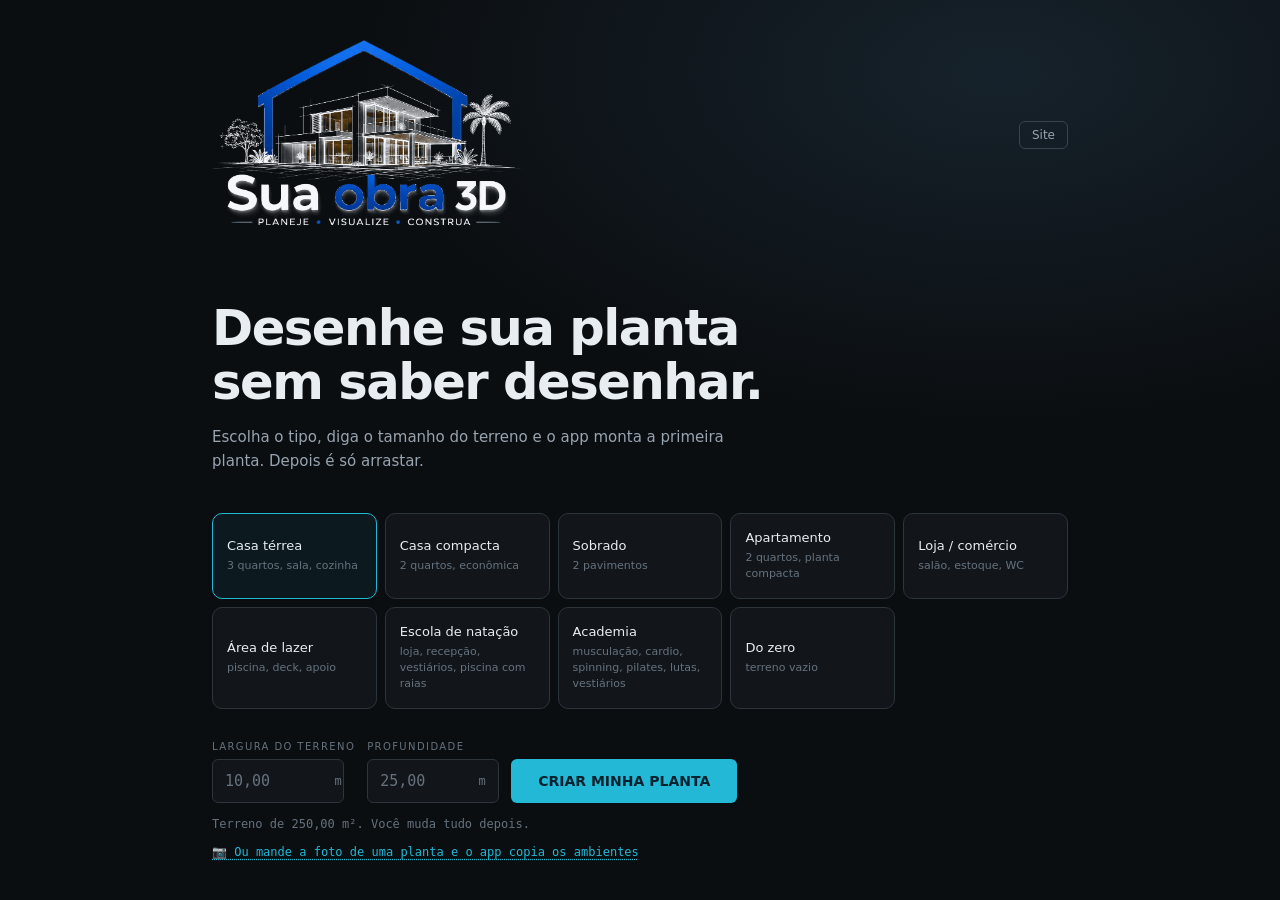
<file: index.html>
<!DOCTYPE html>
<html lang="pt-BR">
<head>
<meta charset="utf-8">
<meta name="viewport" content="width=device-width, initial-scale=1">
<title>SUA OBRA 3D — do projeto à realidade</title>
<link rel="stylesheet" href="style.css">
</head>
<body>

<!-- ====================== TELA INICIAL ====================== -->
<div id="home" class="home">
  <div class="home-in">
    <header class="home-hd">
      <div class="logo"><img src="docs/marca-dark.png" alt="Sua Obra 3D — planeje, visualize, construa" class="logo-img"></div>
      <div style="display:flex;gap:8px">
        <button class="btn ghost sm" id="btn-abrir-ultimo" hidden>Continuar de onde parei</button>
        <a class="btn ghost sm" href="site/index.html" target="_blank" rel="noopener" style="text-decoration:none">Site</a>
      </div>
    </header>

    <h1>Desenhe sua planta<br>sem saber desenhar.</h1>
    <p class="home-lead">Escolha o tipo, diga o tamanho do terreno e o app monta a primeira planta. Depois é só arrastar.</p>

    <div class="tipos" id="tipos"></div>

    <div class="terreno-row">
      <label>LARGURA DO TERRENO<div class="num-wrap"><input id="t-larg" type="text" value="10,00" inputmode="decimal"><i>m</i></div></label>
      <label>PROFUNDIDADE<div class="num-wrap"><input id="t-prof" type="text" value="25,00" inputmode="decimal"><i>m</i></div></label>
      <button class="btn solid lg" id="btn-criar">CRIAR MINHA PLANTA</button>
    </div>
    <p class="home-hint" id="home-hint">Terreno de 250,00 m². Você muda tudo depois.</p>
    <p class="home-hint"><label class="link-foto" for="home-foto-in">📷 Ou mande a foto de uma planta e o app copia os ambientes</label><input id="home-foto-in" type="file" accept="image/*" hidden></p>

    <div class="recentes" id="recentes"></div>
  </div>
</div>

<!-- ====================== APP ====================== -->
<div id="app" class="app" hidden>

  <!-- TOPO -->
  <div class="topbar">
    <button class="icon-btn" id="btn-home" title="Meus projetos (Esc)"><i data-icon="home"></i></button>
    <div class="proj-name">
      <b id="proj-nome" contenteditable="true" spellcheck="false">Minha casa</b>
      <span id="save-state">Salvo</span>
    </div>
    <div class="topbar-mid">
      <button class="icon-btn" id="btn-undo" title="Desfazer (Ctrl+Z)" disabled><i data-icon="undo"></i></button>
      <button class="icon-btn" id="btn-redo" title="Refazer (Ctrl+Shift+Z)" disabled><i data-icon="redo"></i></button>
    </div>
    <button class="cmdk" id="btn-cmdk" title="Buscar ou executar (Ctrl K)"><span>Buscar ou executar</span><kbd>Ctrl K</kbd><i data-icon="search" class="only-mobile"></i></button>
    <button class="icon-btn only-mobile" id="btn-insp" title="Projeto e ajustes"><i data-icon="slider"></i></button>
    <button class="btn ghost sm" id="btn-ajuda" title="Atalhos (?)">?</button>
    <button class="btn solid sm" id="btn-apresentar">APRESENTAR</button>
  </div>

  <div class="body">
    <!-- SIDEBAR -->
    <nav class="side" id="side">
      <div class="side-grp"><h6>DESENHAR</h6>
        <a data-view="planta" class="on"><img class="ic3d" src="icones3d/pencil-ruler.png" alt="" draggable="false"><span>Planta</span><kbd>P</kbd></a>
        <a data-view="ambientes"><img class="ic3d" src="icones3d/door-open.png" alt="" draggable="false"><span>Ambientes</span><kbd>A</kbd></a>
        <a data-view="pavimentos"><img class="ic3d" src="icones3d/layers.png" alt="" draggable="false"><span>Pavimentos</span></a>
        <a data-view="piscina"><img class="ic3d" src="icones3d/waves.png" alt="" draggable="false"><span>Piscina</span></a>
        <a data-view="camadas"><img class="ic3d" src="icones3d/eye.png" alt="" draggable="false"><span>Camadas</span></a>
      </div>
      <div class="side-grp"><h6>VER</h6>
        <a data-view="tresd"><img class="ic3d" src="icones3d/box.png" alt="" draggable="false"><span>3D e fachada</span><kbd>3</kbd></a>
        <a data-view="corte"><img class="ic3d" src="icones3d/scissors.png" alt="" draggable="false"><span>Corte</span></a>
        <a data-view="renders"><img class="ic3d" src="icones3d/image.png" alt="" draggable="false"><span>Renders</span></a>
      </div>
      <div class="side-grp"><h6>DECIDIR</h6>
        <a data-view="orcamento"><img class="ic3d" src="icones3d/calculator.png" alt="" draggable="false"><span>Orçamento</span><kbd>O</kbd></a>
        <a data-view="simulador"><img class="ic3d" src="icones3d/sliders-horizontal.png" alt="" draggable="false"><span>Simulador</span><kbd>S</kbd></a>
        <a data-view="cotas"><img class="ic3d" src="icones3d/ruler.png" alt="" draggable="false"><span>Cotas</span></a>
        <a data-view="prancha"><img class="ic3d" src="icones3d/pencil-ruler.png" alt="" draggable="false"><span>Prancha</span></a>
        <a data-view="relatorio"><img class="ic3d" src="icones3d/file-text.png" alt="" draggable="false"><span>Relatório</span></a>
        <a data-view="exportar"><img class="ic3d" src="icones3d/download.png" alt="" draggable="false"><span>Exportar</span></a>
      </div>
      <div class="side-foot">
        <button class="collapse" id="btn-collapse" title="Recolher ( [ )"><i data-icon="chev"></i></button>
      </div>
    </nav>

    <!-- CANVAS -->
    <main class="canvas-wrap" id="canvas-wrap">
      <div class="tools" id="tools">
        <button data-tool="sel" class="on" title="Selecionar (V)"><i data-icon="cursor"></i></button>
        <button data-tool="room" title="Novo ambiente (R)"><i data-icon="addroom"></i></button>
        <button data-tool="cob" title="Cobertura independente: telhado à parte sobre pilares próprios (T)"><i data-icon="cobertura"></i></button>
        <button data-tool="pan" title="Mover a tela (Espaço)"><i data-icon="hand"></i></button>
        <span class="sep"></span>
        <button id="btn-fit" title="Enquadrar (Ctrl+0)"><i data-icon="fit"></i></button>
        <button id="btn-grid" class="on" title="Grade (G)"><i data-icon="grid"></i></button>
        <button id="btn-cotas" class="on" title="Cotas (C)"><i data-icon="dim"></i></button>
        <span class="sep"></span>
        <button id="btn-mob" title="Mobiliar — catálogo de móveis (M)"><i data-icon="sofa"></i></button>
        <span class="sep"></span>
        <button id="btn-foto" title="Copiar planta de uma foto"><i data-icon="photo"></i></button>
      </div>
      <input id="foto-in" type="file" accept="image/*" hidden>
      <div class="pill23" id="pill23"><button data-v="planta" class="on">2D</button><button data-v="tresd">3D</button></div>
      <div class="pavsel" id="pavsel" hidden></div>
      <aside class="catalogo" id="catalogo" hidden></aside>
      <div class="radial" id="radial" hidden></div>
      <div id="stage" class="stage"></div>
      <div class="empty" id="empty" hidden>
        <p>Nenhum ambiente ainda.</p>
        <button class="btn solid" onclick="UI.addRoomDefault()">+ Adicionar ambiente</button>
        <button class="btn" onclick="document.getElementById('foto-in').click()">📷 Copiar de uma foto</button>
      </div>
      <div class="hud" id="hud"></div>
    </main>

    <!-- INSPECTOR -->
    <aside class="insp" id="insp"></aside>
  </div>

  <!-- RODAPÉ -->
  <div class="statusbar">
    <span id="st-zoom">100%</span>
    <span id="st-coord">—</span>
    <span class="grow"></span>
    <span id="st-msg"></span>
    <span class="disc">ESTUDO CONCEITUAL PRELIMINAR — não substitui projeto executivo, licenciamento ou ART/RRT.</span>
  </div>
</div>

<!-- ====================== SOBREPOSIÇÕES ====================== -->
<div id="cmdk" class="overlay" hidden><div class="cmdk-box">
  <input id="cmdk-input" placeholder="O que você quer fazer?" autocomplete="off">
  <div id="cmdk-list"></div>
</div></div>

<div id="ajuda" class="overlay" hidden><div class="sheet">
  <h3>Atalhos</h3>
  <div class="keys" id="keys"></div>
  <button class="btn ghost" onclick="UI.closeOverlays()">Fechar</button>
</div></div>

<div id="estilos" class="overlay" hidden></div>
<div id="visao" class="overlay" hidden></div>

<div id="apres" class="apres" hidden></div>

<div id="coach" class="coach" hidden></div>
<div id="toast" class="toast" hidden></div>

<script src="qr.js"></script>
<script src="icons.js"></script>
<script src="moveis.js"></script>
<script src="model.js"></script>
<script src="visao.js"></script>
<script src="three.min.js"></script>
<script src="tres.js"></script>
<script src="plan.js"></script>
<script src="views.js"></script>
<script src="prancha.js"></script>
<script src="ui.js"></script>
</body>
</html>
</file>
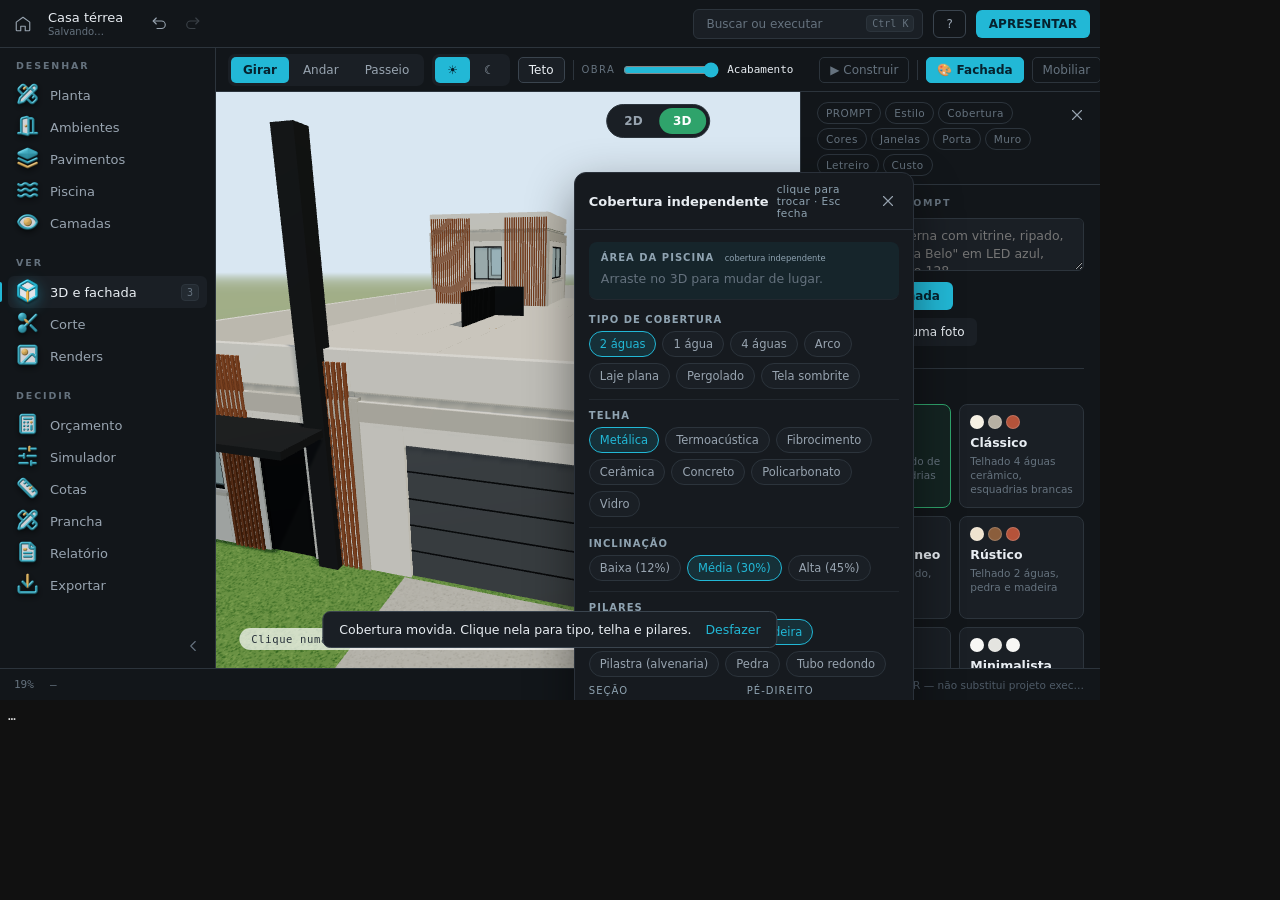
<file: test-3d.html>
<!doctype html><html lang="pt-BR"><head><meta charset="utf-8"><title>teste 3D arrasto</title>
<style>body{margin:0;font:13px monospace;background:#111;color:#ddd}iframe{width:1100px;height:700px;border:0;display:block}#log{padding:8px;white-space:pre-wrap}</style></head>
<body><iframe id="f" src="index.html?demo=casa-terrea&l=12&p=25&v=fachada&fz=0.9"></iframe><div id="log">…</div>
<script>
/* Arrasta a janela da entrada e o letreiro dentro do app real (iframe, mesma origem) e confere o que foi gravado no projeto. */
var out = [], ok = 0, bad = 0;
function t(n, c, x){ (c ? ok++ : bad++); out.push((c ? 'PASSA' : 'FALHA') + '  ' + n + (x ? '   → ' + x : '')); }
var acabou = false;
function fim(){ if (acabou) return; acabou = true; var l = document.getElementById('log'); l.textContent = out.join('\n') + '\n' + ok + ' passaram · ' + bad + ' falharam'; document.title = (bad ? 'FALHOU ' : 'OK ') + ok + '/' + (ok + bad); }
function ev(el, tipo, x, y, extra){ var e = new PointerEvent(tipo, Object.assign({bubbles:true, cancelable:true, clientX:x, clientY:y, pointerId:1, pointerType:'mouse', button:0, buttons:tipo === 'pointerup' ? 0 : 1, isPrimary:true}, extra || {})); el.dispatchEvent(e); }
setTimeout(function () { if (!acabou) { t('TRAVOU: o harness não chegou ao fim em 70 s', false); fim(); } }, 70000);
var f = document.getElementById('f');
f.onload = function () {
  var W = f.contentWindow;
  setTimeout(function () {
    try {
      var UI = W.UI, M = W.M, TRES = W.TRES, t3 = UI.t3, cena = t3._cena(), CM = .01;
      var canvas = f.contentDocument.querySelector('canvas.t3-canvas');
      canvas.setPointerCapture = function(){}; canvas.releasePointerCapture = function(){};
      /* janela do lado da entrada: centro em mundo → tela */
      var pc = cena.an.entrada.pc, ab = pc.ab.filter(function (a) { return a.tipo === 'janela'; })[0];
      t('demo tem janela na parede da entrada', !!ab);
      var cx = (ab.s + ab.e) / 2 * CM, cy = (ab.z0 + ab.z1) / 2 * CM, cz = pc.c * CM - .05;
      var p0 = t3.telaDe(cx, cy, cz), p1 = t3.telaDe(cx - .5, cy, cz);   /* 50 cm para a esquerda (x menor); a porta limita o resto */
      ev(canvas, 'pointerdown', p0.x, p0.y); ev(canvas, 'pointermove', p0.x + (p1.x - p0.x) / 2, p0.y); ev(canvas, 'pointermove', p1.x, p1.y);
      setTimeout(function () {
        ev(canvas, 'pointerup', p1.x, p1.y);
        var o = M.abertura(pc.chave);
        t('arrastar a janela grava pos na parede da entrada', o && o.pos != null, JSON.stringify(o));
        var ab2 = TRES.analise(M.proj, 0).entrada.pc.ab.filter(function (a) { return a.tipo === 'janela'; })[0];
        t('janela andou ~50 cm para a esquerda (±15 cm), sem invadir a porta', ab2 && Math.abs(((ab2.s + ab2.e) / 2) - ((ab.s + ab.e) / 2 - 50)) <= 15 && !TRES.analise(M.proj, 0).entrada.pc.ab.some(function (a) { return a.tipo === 'entrada' && a.e + 15 > ab2.s; }), ab2 ? ((ab2.s + ab2.e) / 2) + ' vs ' + ((ab.s + ab.e) / 2 - 50) : '-');
        t('undo desfaz o arrasto num passo', (function () { M.undo(); return !M.abertura(pc.chave); })());
        ev(canvas, 'pointerdown', p0.x, p0.y); ev(canvas, 'pointerup', p0.x, p0.y);
        var popJ = f.contentDocument.getElementById('fpop');
        t('clique na janela abre o popover dela', popJ && !popJ.hidden && popJ.dataset.fk === 'janela', popJ ? popJ.dataset.fk + ' hidden=' + popJ.hidden : 'sem popover');
        var fp0 = f.contentDocument.getElementById('fpop'); if (fp0) fp0.hidden = true;
        /* letreiro: precisa existir */
        M.proj.fachada = {letreiro:'ACQUA BELO'}; M.commit('let'); t3.verFachada(true, .9);
        setTimeout(function () {
          var L = t3._cena().letreiro; t('letreiro existe na cena', !!L, JSON.stringify(L));
          var q0 = t3.telaDe(L.x, L.y + L.h / 2, L.z - .1), q1 = t3.telaDe(L.x - 1.5, L.y + L.h / 2 - .3, L.z - .1);
          ev(canvas, 'pointerdown', q0.x, q0.y); ev(canvas, 'pointermove', q1.x, q1.y);
          setTimeout(function () {
            ev(canvas, 'pointerup', q1.x, q1.y);
            var F = TRES.fachadaDe(M.proj);
            t('arrastar o letreiro grava letreiroX/letreiroY', F.letreiroX > 0 && F.letreiroY > 0, F.letreiroX + ',' + F.letreiroY);
            t('letreiro foi 1,5 m para a esquerda e 0,3 m para baixo (±10 cm)', Math.abs(F.letreiroX - (L.x - 1.5)) <= .1 && Math.abs(F.letreiroY - (L.y - .3)) <= .1, F.letreiroX + ',' + F.letreiroY + ' vs ' + (L.x - 1.5) + ',' + (L.y - .3));
            /* clique sem mover abre o popover */
            var L2 = t3._cena().letreiro, r0 = t3.telaDe(L2.x, L2.y + L2.h * .85, L2.z - .1);   /* parte de cima da placa (a marquise pode cobrir a de baixo) */
            ev(canvas, 'pointerdown', r0.x, r0.y); var dMov = t3._dbg().mov; ev(canvas, 'pointerup', r0.x, r0.y);
            t('clicar na fachada não pega um móvel escondido atrás da parede', !dMov);
            var pop = f.contentDocument.getElementById('fpop');
            t('clique sem arrastar abre o popover do letreiro', pop && !pop.hidden && pop.dataset.fk === 'letreiro', pop ? pop.dataset.fk + ' hidden=' + pop.hidden : 'sem popover');
            if (fp0) fp0.hidden = true; var fpX = f.contentDocument.getElementById('fpop'); if (fpX) fpX.hidden = true;
            /* ---- cobertura independente: nasce, aparece no 3D, arrasta e é clicável ---- */
            var c1 = W.UI.novaCobertura({nome:'Área da piscina', w:500, h:500, tipo:'duas', pilarMat:'metalico'});
            setTimeout(function () {
              var cena2 = t3._cena(), achou = [];
              cena2.raiz.traverse(function (o) { if (o.userData && o.userData.fk === 'cobAvulsa' && o.userData.fkid === c1.id) achou.push(o); });
              t('a cobertura aparece no 3D com peças clicáveis', achou.length > 0, achou.length + ' peças');
              var alvoY = (c1.alt || 280) * .01 + .3, pz = t3.telaDe((c1.x + c1.w / 2) * .01, alvoY, (c1.y + c1.h / 2) * .01);
              var pz2 = t3.telaDe((c1.x + c1.w / 2) * .01 + 1.5, alvoY, (c1.y + c1.h / 2) * .01);
              var x0c = c1.x;
              ev(canvas, 'pointerdown', pz.x, pz.y); ev(canvas, 'pointermove', pz2.x, pz2.y);
              setTimeout(function () {
                ev(canvas, 'pointerup', pz2.x, pz2.y);
                var c2 = W.M.coberturaDe(c1.id);
                t('arrastar a cobertura no 3D anda ~1,5 m e grava', c2 && Math.abs(c2.x - (x0c + 150)) <= 20, c2 ? c2.x + ' vs ' + (x0c + 150) : 'sumiu');
                t('undo devolve a cobertura para o lugar', (function () { W.M.undo(); return W.M.coberturaDe(c1.id).x === x0c; })());
                var c3 = W.M.coberturaDe(c1.id), pz3 = t3.telaDe((c3.x + c3.w / 2) * .01, alvoY, (c3.y + c3.h / 2) * .01);
                ev(canvas, 'pointerdown', pz3.x, pz3.y); ev(canvas, 'pointerup', pz3.x, pz3.y);
                var popC = f.contentDocument.getElementById('fpop');
                t('clique sem arrastar abre o painel da cobertura (tipo, telha, pilares)', popC && !popC.hidden && popC.dataset.fk === 'cobAvulsa' && /PILARES/.test(popC.textContent), popC ? popC.dataset.fk : 'sem popover');
                var nAntes = W.M.nPilares(c3);
                var btn6 = popC && popC.querySelector('[data-ck="nx"][data-cv="4"]'); if (btn6) btn6.click();
                t('trocar o número de pilares pelo painel muda o projeto e o 3D', W.M.nPilares(W.M.coberturaDe(c1.id)) > nAntes);
                var btnMat = f.contentDocument.querySelector('#fpop [data-ck="pilarMat"][data-cv="madeira"]'); if (btnMat) btnMat.click();
                t('trocar o material do pilar aplica (e a seção volta ao padrão do material)', W.M.cobCfg(W.M.coberturaDe(c1.id)).pilarMat === 'madeira' && W.M.cobCfg(W.M.coberturaDe(c1.id)).pilarEsp === W.M.PILAR_MATS.madeira.esp);
                /* ---- pilar da estrutura não passa do andar que existe naquele ponto (bug do print: pilares soltos) ---- */
                W.M.novo('casa-terrea', 1200, 2500);
                var ambs = W.M.proj.ambientes, bloco = ambs[ambs.length - 1];
                bloco.pav = 1;   /* um bloco vira 2º pavimento; o resto continua térreo */
                W.M.commit('sobrado parcial'); t3.atualizar();
                setTimeout(function () {
                  var cena3 = t3._cena(), H3 = cena3.H, andarH3 = cena3.andarH, altos = [];
                  cena3.G.estrutura.traverse(function (o) {
                    if (!o.isMesh || !o.geometry || !o.geometry.parameters || o.geometry.parameters.width !== .2 || o.geometry.parameters.depth !== .2) return;
                    if (o.geometry.parameters.height < H3 + 1) return;   /* pilar de um andar só: ok */
                    var sobreBloco = o.position.x >= bloco.x * .01 - .3 && o.position.x <= (bloco.x + bloco.w) * .01 + .3 && o.position.z >= bloco.y * .01 - .3 && o.position.z <= (bloco.y + bloco.h) * .01 + .3;
                    if (!sobreBloco) altos.push([o.position.x.toFixed(1), o.position.z.toFixed(1), o.geometry.parameters.height.toFixed(1)].join(','));
                  });
                  t('pilar de bloco térreo não sobe até o andar de cima (nenhum pilar solto no ar)', altos.length === 0, altos.slice(0, 4).join(' | '));
                  /* ---- catálogo inteiro: cada item do catálogo tem que virar peça 3D sem quebrar ---- */
                  var LIB = W.MOVEIS, chaves = Object.keys(LIB.ITENS), erro = null;
                  W.M.proj.moveis = chaves.map(function (k, i) {
                    var d = LIB.def(k);
                    return {id:'t' + i, k:k, x:150 + (i % 12) * 90, y:150 + Math.floor(i / 12) * 90, rot:0, w:d.w, d:d.d, alt:d.alt};
                  });
                  W.M.commit('catálogo inteiro');
                  try { t3.atualizar(); } catch (e2) { erro = e2.message; }
                  setTimeout(function () {
                    var cena4 = t3._cena(), montados = cena4 ? Object.keys(cena4.moveis).length : 0;
                    t('os ' + chaves.length + ' itens do catálogo viram peça 3D sem erro', !erro && montados === chaves.length, erro || (montados + ' de ' + chaves.length));
                    var semMalha = chaves.filter(function (k, i) { var gg = cena4 && cena4.moveis['t' + i]; return !gg || !gg.children.length; });
                    t('nenhum item nasce vazio no 3D', semMalha.length === 0, semMalha.slice(0, 6).join(', '));
                    var semSym = chaves.filter(function (k) { return !LIB.symDe({k:k}); });
                    t('todo item tem figurinha 2D (planta)', semSym.length === 0, semSym.slice(0, 6).join(', '));
                    var semCat = chaves.filter(function (k) { return !LIB.CATS.some(function (c) { return c.k === LIB.def(k).cat; }); });
                    t('todo item está numa categoria existente', semCat.length === 0, semCat.join(', '));
                    var capaRuim = LIB.CATS.filter(function (c) { return !LIB.def(c.capa); });
                    t('toda categoria tem capa válida', capaRuim.length === 0, capaRuim.map(function (c) { return c.k; }).join(', '));
                    /* ---- todos os tipos de janela, porta, portão e muro montam no 3D ---- */
                    W.M.novo('loja', 1200, 2500); W.M.proj.moveis = [];
                    var TF2 = W.TRES, combos = [], falhas = [];
                    Object.keys(TF2.JANELAS).forEach(function (k) { combos.push({janela:k}); });
                    Object.keys(TF2.VIDROS).forEach(function (k) { combos.push({vidro:k}); });
                    Object.keys(TF2.PORTAS).forEach(function (k) { combos.push({porta:k}); });
                    Object.keys(TF2.PORTAS_LOJA).forEach(function (k) { combos.push({porta:k, portaLargura:2.4}); });
                    Object.keys(TF2.PORTAS_INT).forEach(function (k) { combos.push({portaInt:k}); });
                    Object.keys(TF2.GARAGENS).forEach(function (k) { combos.push({garagem:k}); });
                    Object.keys(W.UI ? {} : {}).forEach(function () {});
                    ['grade', 'ripado', 'chapa', 'deslizante', 'lanca', 'perfurada'].forEach(function (k) { combos.push({portao:k}); });
                    ['baixo', 'alto', 'vidro', 'cobogo', 'gradil', 'pedra'].forEach(function (k) { combos.push({muro:k}); });
                    combos.forEach(function (c) {
                      W.M.proj.fachada = c;
                      try { t3.atualizar(); var cn = t3._cena(); if (!cn || !cn.raiz.children.length) falhas.push(JSON.stringify(c)); }
                      catch (e3) { falhas.push(JSON.stringify(c) + ': ' + e3.message); }
                    });
                    t('os ' + combos.length + ' tipos de janela/vidro/porta/porta interna/garagem/portão/muro montam no 3D', falhas.length === 0, falhas.slice(0, 4).join(' | '));
                    W.M.proj.fachada = null; W.M.novo('casa-terrea', 1000, 2500); t3.atualizar();
                    /* ---- filme: roteiro, avanço das cenas e gravação real em vídeo ---- */
                    setTimeout(function () {
                      /* ---- link do projeto: cabe numa URL, volta igual e o QR sai legível ---- */
                      W.M.novo('casa-terrea', 1100, 2400);
                      var antes = {amb:W.M.proj.ambientes.length, mov:W.M.proj.moveis.length, nome:W.M.proj.nome, area:W.M.areaConstruida()};
                      W.M.proj.fachada = {estilo:'rustico', letreiro:'TESTE'};
                      W.UI.linkDoProjeto().then(function (url) {
                        t('o link do projeto sai pronto e leva os dados dentro', /#p=[zc][A-Za-z0-9\-_]+$/.test(url), (url.length / 1024).toFixed(1) + ' KB');
                        var qq = W.QR.gerar(url);
                        t('o QR cabe nesse link', !!qq, qq ? 'versão ' + qq.ver : 'não coube');
                        /* AR: sem WebXR (desktop) tem que avisar e seguir vivo, nunca quebrar */
                        var erroAR = null, chamou = false;
                        try { t3.entrarAR({onErro: function (msg) { erroAR = msg; chamou = true; }}); } catch (e6) { erroAR = 'exceção: ' + e6.message; chamou = true; }
                        t('sem WebXR o AR avisa em vez de quebrar', !W.navigator.xr ? (chamou && !t3.emAR) : true, W.navigator.xr ? 'este navegador tem WebXR' : String(erroAR));
                        t('o 3D continua funcionando depois da tentativa de AR', !!t3._cena() && !t3.emAR);
                        W.UI.linkDoProjeto({semMoveis:true}).then(function (u2) {
                          var q2 = W.QR.gerar(u2);
                          t('sem os móveis o link encolhe e o QR fica bem menos denso', u2.length < url.length * .75 && q2 && q2.ver < qq.ver - 4, (u2.length / 1024).toFixed(1) + ' KB · versão ' + (q2 ? q2.ver : '-'));
                        });
                        /* abre o link numa segunda janela (mesmo app) e confere que o projeto voltou igual */
                        var f2 = f.contentDocument.createElement('iframe');
                        f2.style.cssText = 'width:900px;height:600px;border:0';
                        f2.src = url.replace(/^https:\/\/renanlrs\.github\.io\/sua-obra-3d\//, location.origin + '/');
                        f.contentDocument.body.appendChild(f2);
                        f2.onload = function () {
                          setTimeout(function () {
                            var W2 = f2.contentWindow, p2 = W2.M && W2.M.proj;
                            t('abrir o link recria o projeto igual (ambientes, móveis, nome e área)',
                              !!p2 && p2.ambientes.length === antes.amb && p2.moveis.length === antes.mov && p2.nome === antes.nome && Math.abs(W2.M.areaConstruida() - antes.area) < 1,
                              p2 ? p2.ambientes.length + ' amb · ' + p2.moveis.length + ' móveis · ' + W2.M.areaConstruida() + ' cm²' : 'não abriu');
                            t('a fachada escolhida também viaja no link', !!p2 && p2.fachada && p2.fachada.estilo === 'rustico' && p2.fachada.letreiro === 'TESTE');
                            t('o link abre direto no 3D', !!W2.UI && !!W2.UI.t3);
                            f2.remove(); W.M.proj.fachada = null; segue();
                          }, 2500);
                        };
                      });
                      function segue(){
                      /* ---- sol de verdade: a luz vai para a posição real e muda com a hora ---- */
                      t3.setSol({cidade:'campinas', dia:355, hora:8, norte:0});
                      var s8 = t3._dbg().solPos.slice(), i8 = t3.infoSol();
                      t3.setSol({cidade:'campinas', dia:355, hora:17, norte:0});
                      var s17 = t3._dbg().solPos.slice(), i17 = t3.infoSol();
                      t('o sol muda de lugar entre 8h e 17h (leste → oeste)', Math.abs(s8[0] - s17[0]) > 4 && i8.az < 180 && i17.az > 180, 'x ' + s8[0].toFixed(1) + ' → ' + s17[0].toFixed(1) + ' · az ' + i8.az.toFixed(0) + '° → ' + i17.az.toFixed(0) + '°');
                      t3.setSol({cidade:'campinas', dia:355, hora:22, norte:0});
                      t('à noite o sol fica fraco (vira lua)', t3._dbg().solInt < .3, String(t3._dbg().solInt));
                      t3.setSol({cidade:'campinas', dia:355, hora:12, norte:0});
                      var alto = t3._dbg().solPos[1];
                      t3.setSol({cidade:'campinas', dia:172, hora:12, norte:0});
                      t('ao meio-dia o sol de dezembro fica mais alto que o de junho', alto > t3._dbg().solPos[1], alto.toFixed(1) + ' vs ' + t3._dbg().solPos[1].toFixed(1));
                      t3.setSol(null);
                      t('desligar volta ao sol de estúdio', !t3.sol && t3._dbg().solInt > 1);
                      W.M.novo('casa-terrea', 1000, 2500); t3.atualizar();
                      var cs = t3.roteiro({});
                      t('o roteiro do vídeo tem capa, fachada, ambientes e fecho', cs.length >= 5 && cs[0].tipo === 'capa' && cs.some(function (c) { return c.tipo === 'ambiente'; }) && cs[cs.length - 1].tipo === 'fim', cs.map(function (c) { return c.tipo; }).join(','));
                      t('toda cena tem duração e título', cs.every(function (c) { return c.dur > 0 && c.titulo; }));
                      var tot = cs.reduce(function (s3, c) { return s3 + c.dur; }, 0);
                      t('o vídeo tem duração de gente (20 a 180 s)', tot >= 20 && tot <= 180, Math.round(tot) + ' s');
                      var quadros = 0, cenasVistas = {}, fimOk = false, poses = [];
                      var ctrl = t3.filmar({durAmb:.25, durCapa:.25, durFim:.25,
                        onQuadro: function (c, u) { quadros++; poses.push(t3.telaDe(0, 0, 0).x); if (u > 1.01) fimOk = false; },
                        onCena: function (c) { cenasVistas[c.titulo] = true; },
                        onFim: function () { fimOk = true; }});
                      t('filmar() começa e devolve o controle com o total', !!ctrl && ctrl.total > 0 && t3.filmando);
                      /* passo a passo, sem depender do rAF (o headless acelera o relógio) */
                      for (var pf = 0; pf < 400 && t3.filmando; pf++) t3.passoFilme(1 / 30);
                      setTimeout(function () {
                        t('o filme desenhou quadros e passou por várias cenas', quadros > 10 && Object.keys(cenasVistas).length >= 3, quadros + ' quadros · ' + Object.keys(cenasVistas).length + ' cenas');
                        t('a câmera realmente se move durante o filme', poses.length > 5 && Math.max.apply(null, poses) - Math.min.apply(null, poses) > 5, poses.length ? (Math.max.apply(null, poses) - Math.min.apply(null, poses)).toFixed(0) + ' px' : '-');
                        t('o filme termina sozinho e libera a câmera', fimOk && !t3.filmando);
                        /* gravação de verdade: MediaRecorder sobre um canvas 2D que copia o 3D */
                        var mime = ['video/mp4;codecs=avc1.42E01E', 'video/webm;codecs=vp9', 'video/webm'].filter(function (m2) { return W.MediaRecorder && W.MediaRecorder.isTypeSupported(m2); })[0];
                        t('o navegador grava vídeo (MediaRecorder disponível)', !!mime, mime || 'nenhum formato');
                        if (!mime) { fim(); return; }
                        var mix = f.contentDocument.createElement('canvas'); mix.width = 640; mix.height = 360;
                        var gg = mix.getContext('2d'), ped = [], rec = new W.MediaRecorder(mix.captureStream(30), {mimeType:mime});
                        rec.ondataavailable = function (ev) { if (ev.data && ev.data.size) ped.push(ev.data); };
                        var conferiu = false;
                        function conferirGravacao(via){
                          if (conferiu) return; conferiu = true;
                          var blob = new W.Blob(ped, {type:mime.split(';')[0]});
                          t('a gravação gera um arquivo de vídeo com conteúdo', blob.size > 2000, (blob.size / 1024).toFixed(0) + ' KB · ' + blob.type + ' · ' + ped.length + ' pedaços (' + via + ')');
                          fim();
                        }
                        rec.onstop = function () { conferirGravacao('parou'); };
                        setTimeout(function () { try { if (rec.state !== 'inactive') rec.stop(); } catch (e4) {} setTimeout(function () { conferirGravacao('watchdog'); }, 400); }, 6000);
                        rec.start(200);
                        var n2 = 0;
                        t3.filmar({durAmb:.2, durCapa:.3, durFim:.2, onQuadro: function () { gg.drawImage(t3.canvas, 0, 0, 640, 360); gg.fillStyle = '#22B8D6'; gg.fillRect(0, 352, (n2 * 12) % 640, 8); }});
                        /* desenha por setInterval: no headless o rAF quase não dispara, mas o timer sim */
                        var timer = W.setInterval(function () {
                          n2++;
                          if (!t3.passoFilme(1 / 15) || n2 > 90) { W.clearInterval(timer); setTimeout(function () { try { if (rec.state !== 'inactive') rec.stop(); } catch (e5) {} }, 300); }
                        }, 33);
                      }, 2600);
                      }
                    }, 400);
                  }, 600);
                }, 700);
              }, 200);
            }, 500);
          }, 150);
        }, 400);
      }, 150);
    } catch (e) { t('exceção: ' + e.message, false, e.stack); fim(); }
  }, 2500);
};
</script></body></html>
</file>
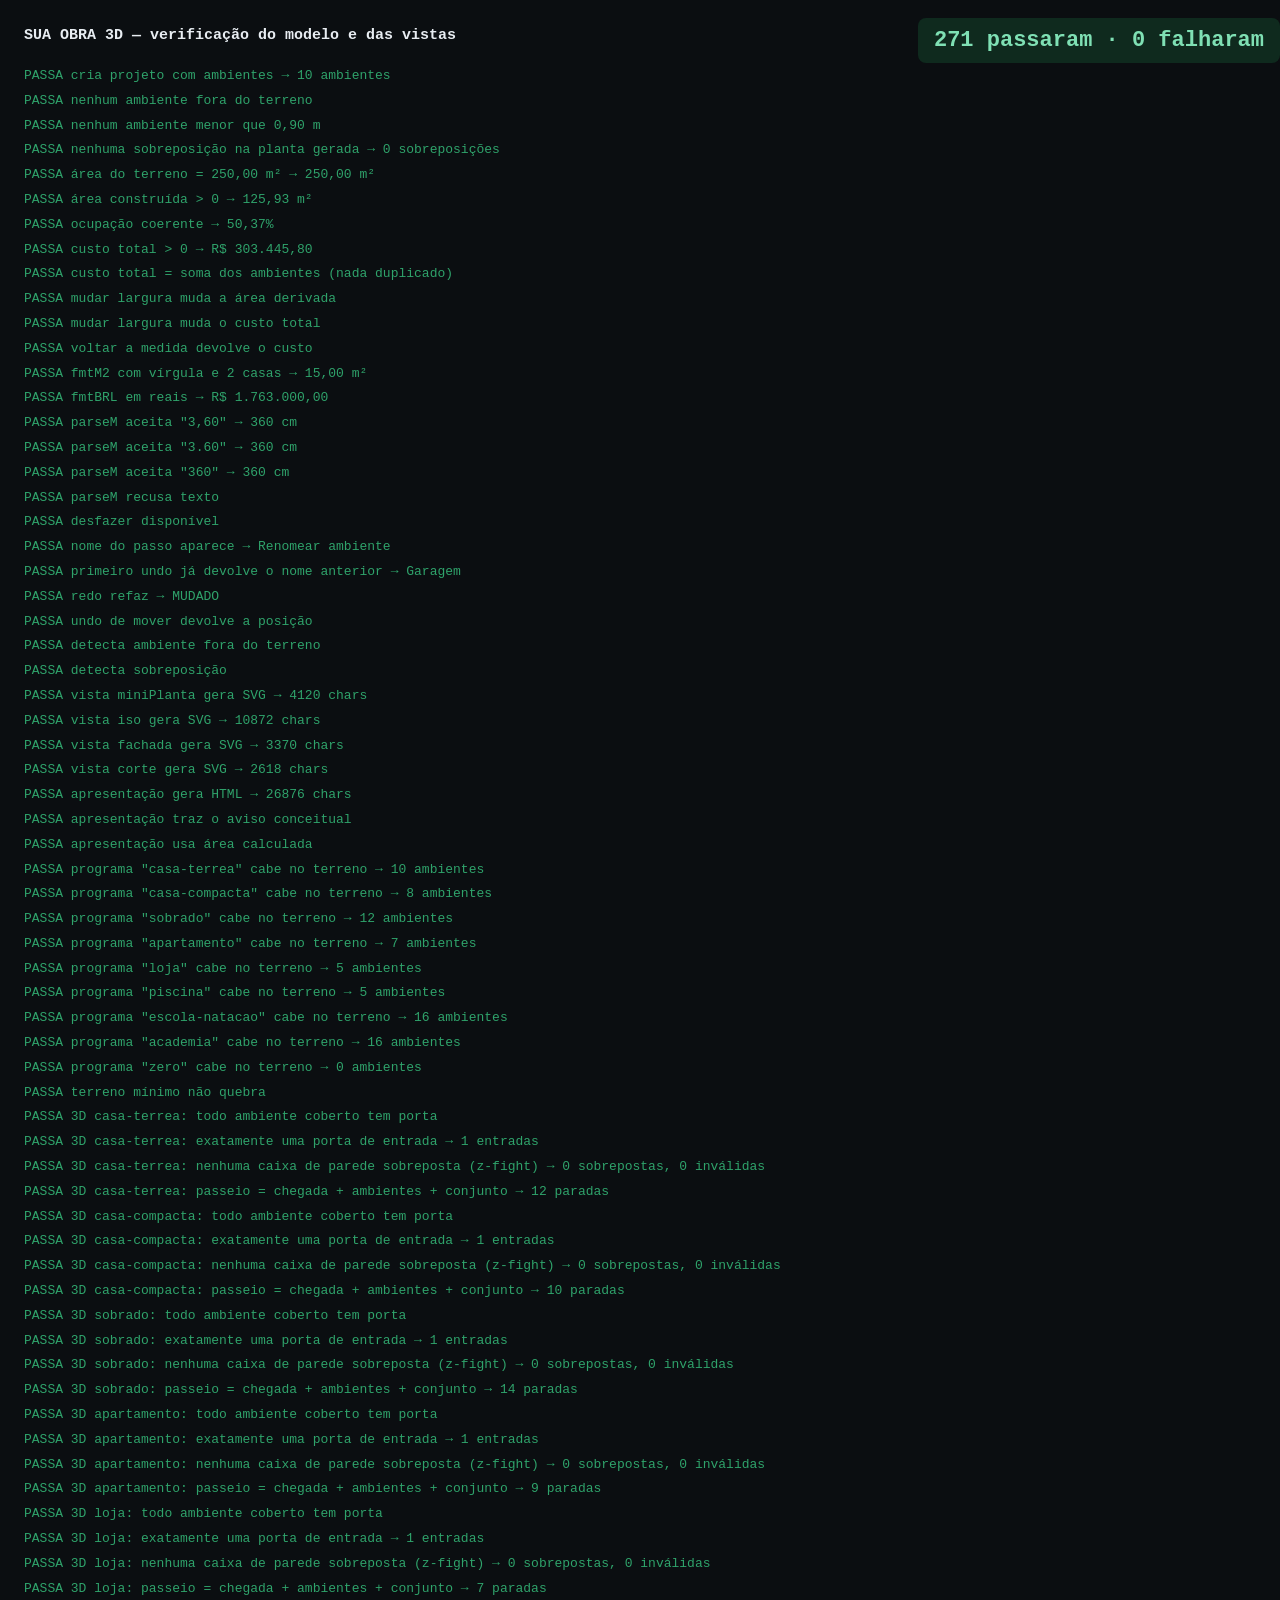
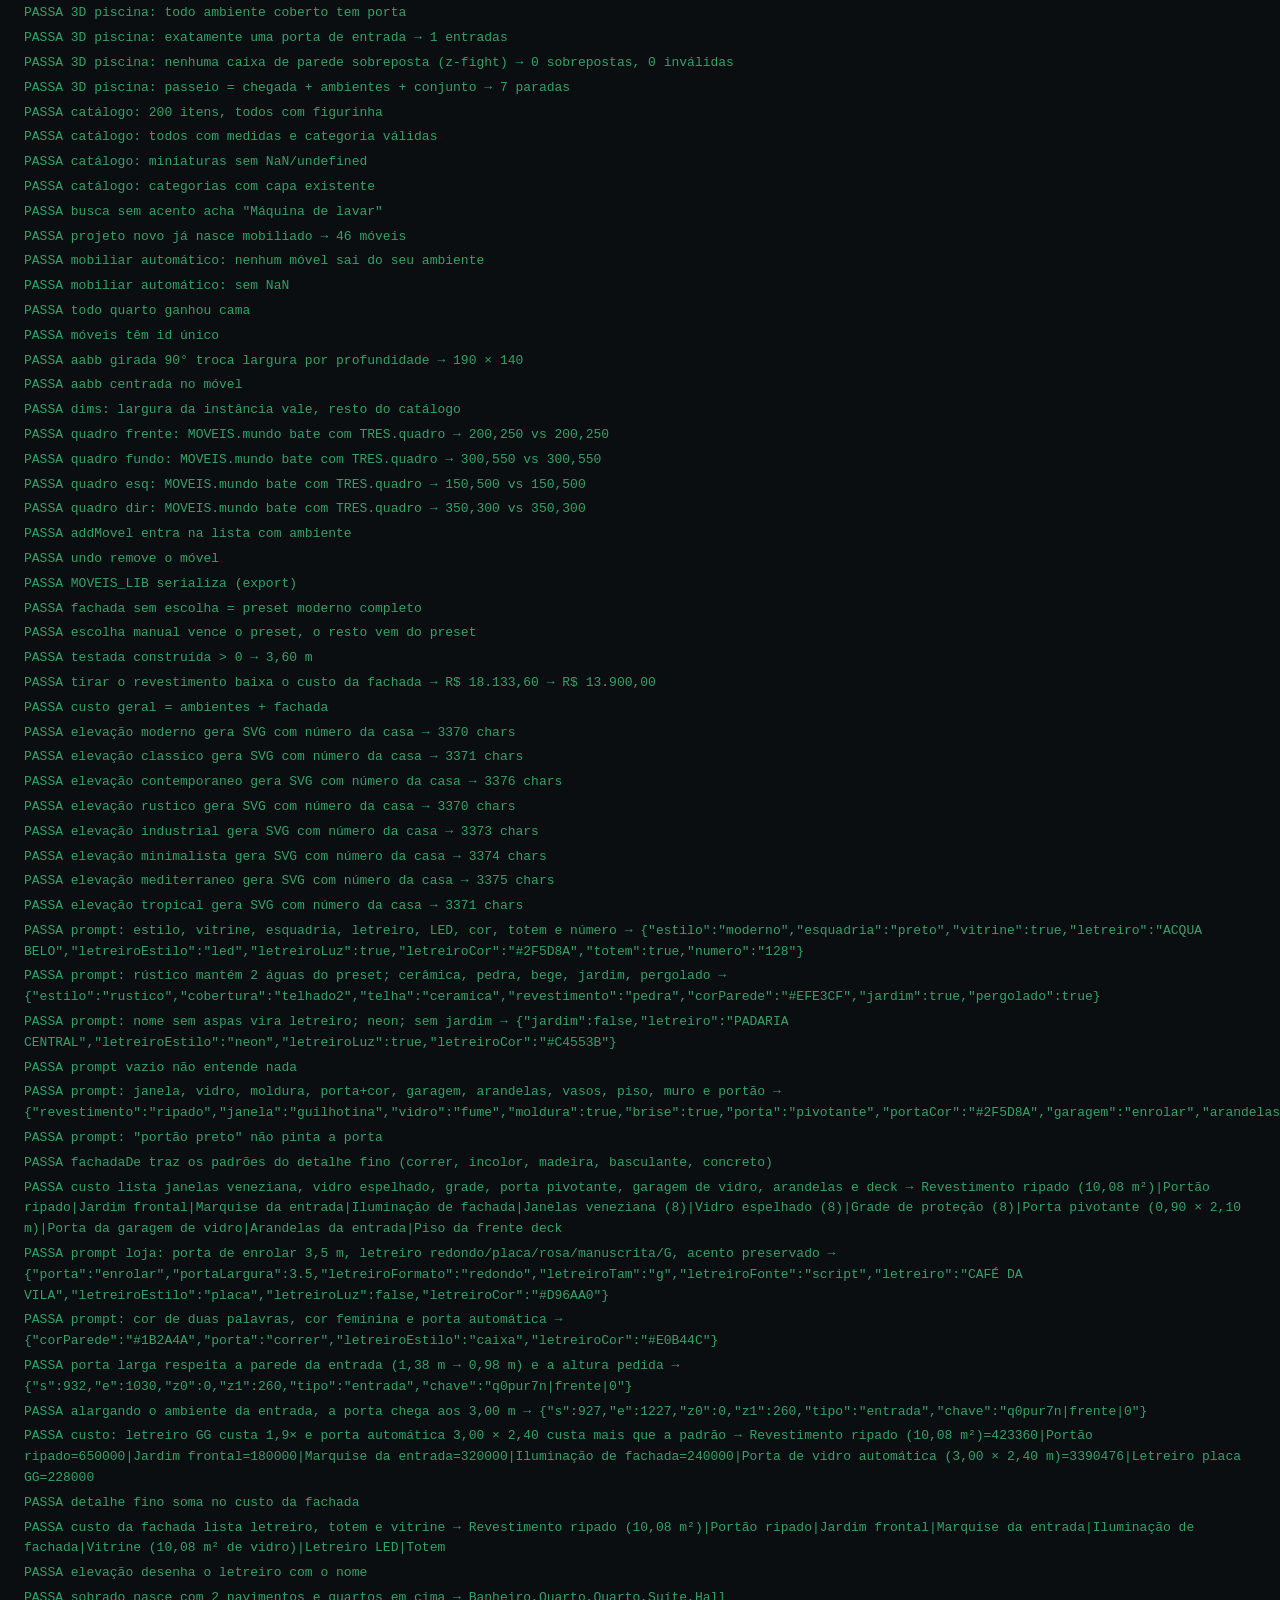
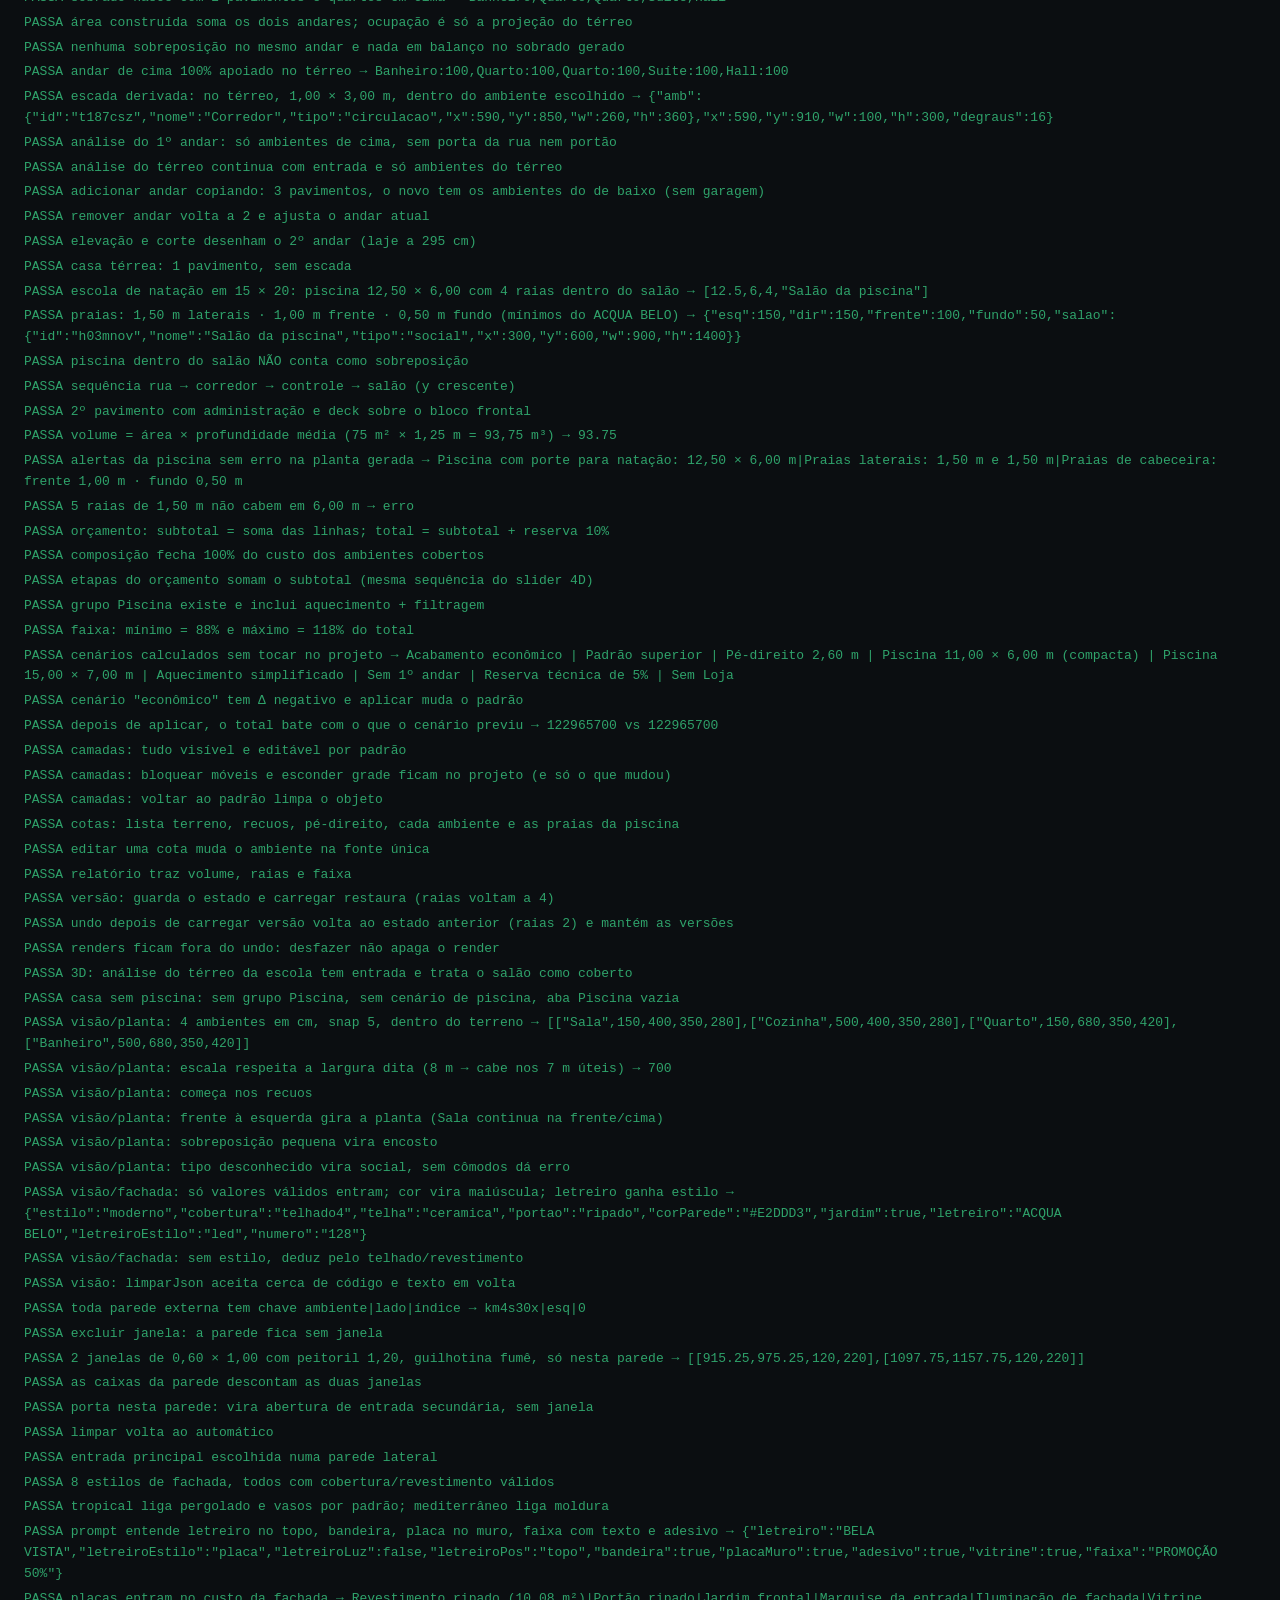
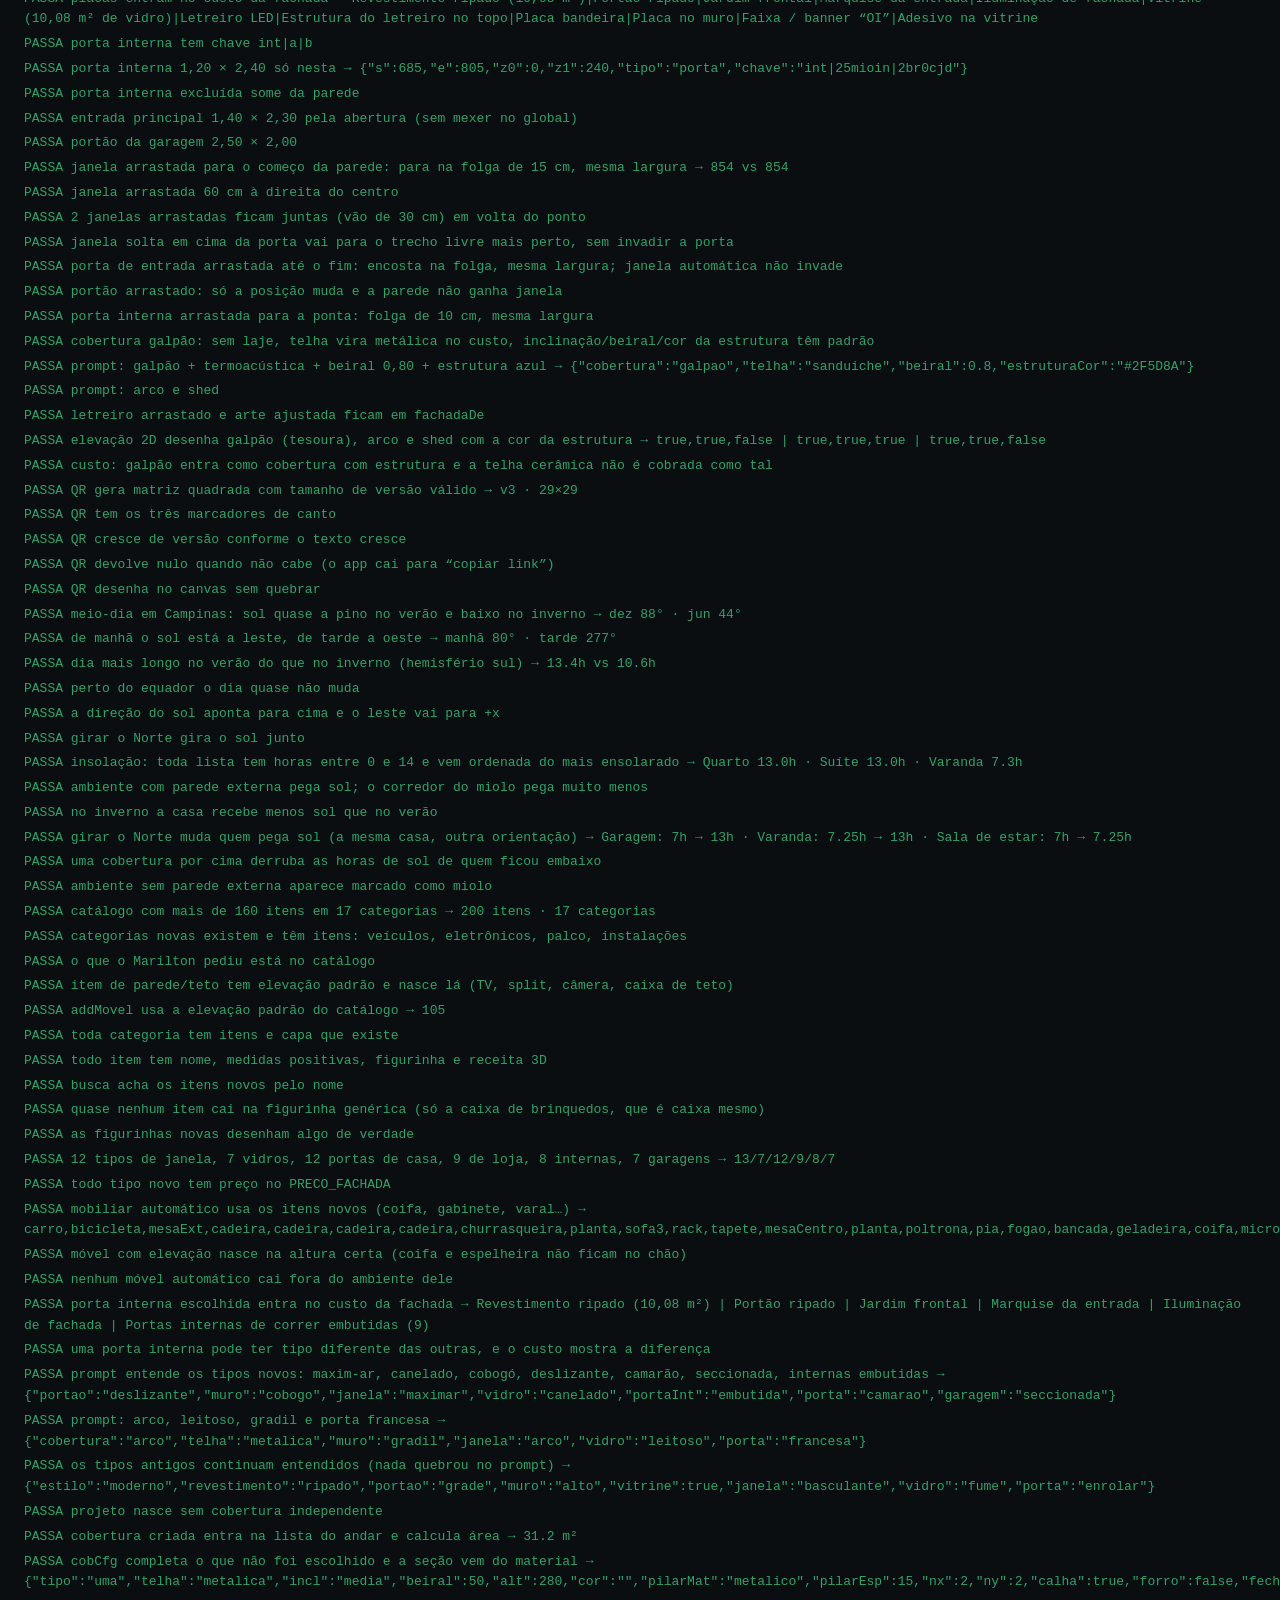
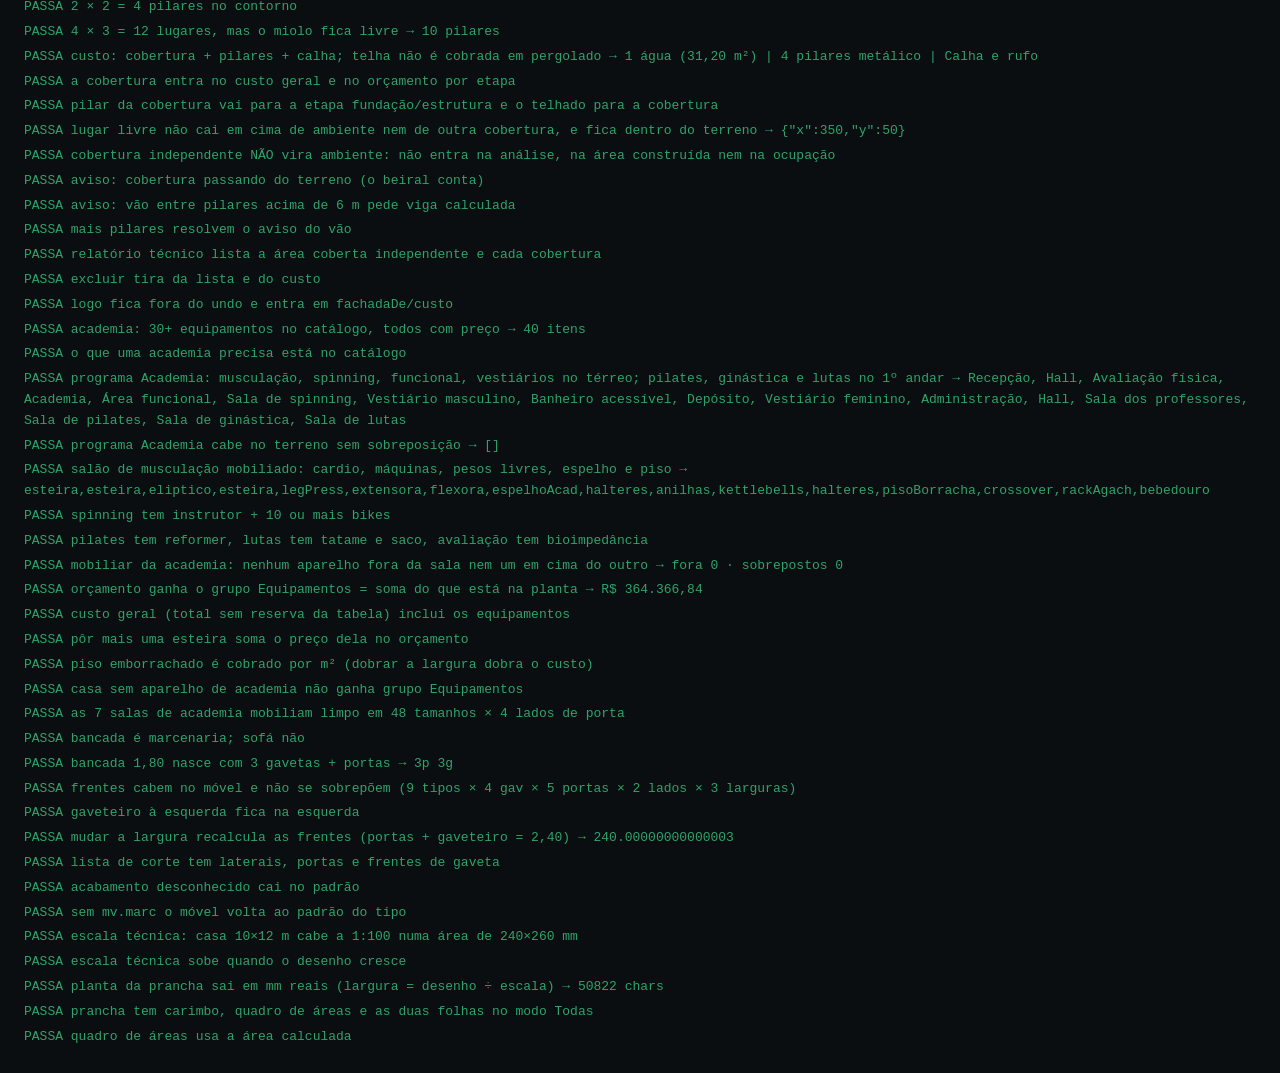
<file: test.html>
<!DOCTYPE html>
<html lang="pt-BR"><head><meta charset="utf-8"><title>Teste — SUA OBRA 3D</title>
<style>
body{font:13px/1.6 ui-monospace,monospace;background:#0B0E11;color:#E8EDF2;padding:24px;margin:0}
.ok{color:#2FA36B}.fail{color:#E5533D}
h1{font-size:15px;margin:0 0 16px}
.r{padding:2px 0}
#resumo{margin:18px 0;padding:12px 16px;border-radius:8px;font-size:14px}
</style></head><body>
<h1>SUA OBRA 3D — verificação do modelo e das vistas</h1>
<div id="out"></div>
<div id="resumo" style="position:fixed;top:0;right:0;padding:10px 16px;font:bold 22px monospace;z-index:9"></div>
<script src="qr.js"></script><script src="icons.js"></script><script src="moveis.js"></script><script src="model.js"></script><script src="visao.js"></script>
<script src="views.js"></script><script src="prancha.js"></script>
<script src="tres.js"></script>
<script>
var ok=0, bad=0, out=document.getElementById('out');
function t(nome, cond, extra){
  var p=!!cond; p?ok++:bad++;
  out.insertAdjacentHTML('beforeend','<div class="r '+(p?'ok':'fail')+'">'+(p?'PASSA':'FALHA')+'  '+nome+(extra?'   → '+extra:'')+'</div>');
}

/* 1. criação + gerador determinístico */
M.novo('casa-terrea', 1000, 2500);
var p = M.proj, t0 = p.terreno;
t('cria projeto com ambientes', p.ambientes.length > 0, p.ambientes.length + ' ambientes');
t('nenhum ambiente fora do terreno',
  p.ambientes.every(function(a){return a.x>=0 && a.y>=0 && a.x+a.w<=t0.largura && a.y+a.h<=t0.profundidade;}));
t('nenhum ambiente menor que 0,90 m',
  p.ambientes.every(function(a){return a.w>=90 && a.h>=90;}));
var sob=0;
for(var i=0;i<p.ambientes.length;i++)for(var j=i+1;j<p.ambientes.length;j++){
  var A=p.ambientes[i],B=p.ambientes[j];
  if(A.x<B.x+B.w&&B.x<A.x+A.w&&A.y<B.y+B.h&&B.y<A.y+A.h) sob++;
}
t('nenhuma sobreposição na planta gerada', sob===0, sob+' sobreposições');

/* 2. derivadas */
t('área do terreno = 250,00 m²', M.fmtM2(M.areaTerreno())==='250,00 m²', M.fmtM2(M.areaTerreno()));
t('área construída > 0', M.areaConstruida()>0, M.fmtM2(M.areaConstruida()));
t('ocupação coerente', M.ocupacao()>0 && M.ocupacao()<=100, M.fmtPct(M.ocupacao()));
t('custo total > 0', M.custoTotal()>0, M.fmtBRL(M.custoTotal()));
var soma = p.ambientes.reduce(function(s,a){return s+M.custoDe(a);},0);
t('custo total = soma dos ambientes (nada duplicado)', soma===M.custoTotal());
var a1 = p.ambientes[0], areaAntes = M.areaOf(a1), custoAntes = M.custoTotal();
a1.w += 100;
t('mudar largura muda a área derivada', M.areaOf(a1)!==areaAntes);
t('mudar largura muda o custo total', M.custoTotal()!==custoAntes);
a1.w -= 100;
t('voltar a medida devolve o custo', M.custoTotal()===custoAntes);

/* 3. formatação e leitura de número */
t('fmtM2 com vírgula e 2 casas', M.fmtM2(150000)==='15,00 m²', M.fmtM2(150000));
t('fmtBRL em reais', M.fmtBRL(176300000).indexOf('1.763.000,00')>0, M.fmtBRL(176300000));
t('parseM aceita "3,60" → 360 cm', M.parseM('3,60')===360);
t('parseM aceita "3.60" → 360 cm', M.parseM('3.60')===360);
t('parseM aceita "360" → 360 cm', M.parseM('360')===360);
t('parseM recusa texto', M.parseM('abc')===null);

/* 4. histórico */
var nome0 = p.ambientes[0].nome;
M.commit('estado inicial');
p.ambientes[0].nome = 'MUDADO';
M.commit('Renomear ambiente');
t('desfazer disponível', M.podeUndo());
t('nome do passo aparece', M.proxUndo()==='Renomear ambiente', M.proxUndo());
M.undo();
t('primeiro undo já devolve o nome anterior', M.proj.ambientes[0].nome===nome0, M.proj.ambientes[0].nome);
M.redo();
t('redo refaz', M.proj.ambientes[0].nome==='MUDADO', M.proj.ambientes[0].nome);
M.proj.ambientes[0].x += 40; M.commit('Mover ambiente'); var xDepois = M.proj.ambientes[0].x;
M.undo();
t('undo de mover devolve a posição', M.proj.ambientes[0].x === xDepois - 40);
M.redo();

/* 5. validação */
M.proj.ambientes[0].x = -500;
t('detecta ambiente fora do terreno', M.problemas().some(function(q){return q.tipo==='fora';}));
M.proj.ambientes[0].x = 150;
var b = JSON.parse(JSON.stringify(M.proj.ambientes[0])); b.id='dup'; b.x=M.proj.ambientes[0].x; b.y=M.proj.ambientes[0].y;
M.proj.ambientes.push(b);
t('detecta sobreposição', M.problemas().some(function(q){return q.tipo==='sobrepoe';}));
M.proj.ambientes.pop();

/* 6. vistas geram SVG válido e não vazio */
['miniPlanta','iso','fachada','corte'].forEach(function(v){
  var s = VIEWS[v]({labels:true});
  t('vista ' + v + ' gera SVG', typeof s==='string' && s.indexOf('<svg')===0 && s.length>200, s.length + ' chars');
});
var ap = VIEWS.apresentacao();
t('apresentação gera HTML', ap.indexOf('ap-hero')>0 && ap.length>2000, ap.length + ' chars');
t('apresentação traz o aviso conceitual', ap.indexOf('ESTUDO CONCEITUAL PRELIMINAR')>0);
t('apresentação usa área calculada', ap.indexOf(M.fmtM2(M.areaConstruida()))>0);

/* 7. todos os programas geram planta válida */
Object.keys(M.PROGRAMAS).forEach(function(k){
  M.novo(k, 1200, 3000);
  var okk = M.proj.ambientes.every(function(a){
    return a.x>=0 && a.y>=0 && a.x+a.w<=1200 && a.y+a.h<=3000 && a.w>=90 && a.h>=90;
  });
  t('programa "'+k+'" cabe no terreno', okk, M.proj.ambientes.length+' ambientes');
});

/* 8. terreno pequeno não quebra */
M.novo('casa-terrea', 400, 600);
t('terreno mínimo não quebra', Array.isArray(M.proj.ambientes));

/* 8. 3D — análise pura (paredes, portas, janelas, passeio), sem WebGL */
var T3 = TRES_ENGINE({}, M);
['casa-terrea','casa-compacta','sobrado','apartamento','loja','piscina'].forEach(function(k){
  M.novo(k, 1000, 2500);
  var andaresT = []; for (var ip = 1; ip < M.nPavs(); ip++) andaresT.push({pav:ip, an:T3.analise(M.proj, ip), yb:ip * (M.proj.peDireito + 15) / 100});
  var an = T3.analise(M.proj), P = T3.paradas(M.proj, an, andaresT);
  var semPorta = an.ambs.filter(function(r){ return !an.portaDe[r.id]; });
  var ent = 0, ruim = 0, over = 0, linhas = {};
  an.pecas.forEach(function(pc){
    pc.ab.forEach(function(a){ if (a.tipo === 'entrada') ent++; if (a.s < pc.p || a.e > pc.q) ruim++; });
    pc.caixas.forEach(function(c){ if (c.q <= c.p || c.z1 <= c.z0) ruim++; });
    var L = linhas[pc.o + '|' + pc.c] = linhas[pc.o + '|' + pc.c] || []; pc.caixas.forEach(function(c){ L.push(c); });
  });
  Object.keys(linhas).forEach(function(k2){ var cs = linhas[k2]; for (var i = 0; i < cs.length; i++) for (var j = i + 1; j < cs.length; j++) {
    var a = cs[i], b = cs[j]; if (a.p < b.q - .01 && b.p < a.q - .01 && a.z0 < b.z1 - .01 && b.z0 < a.z1 - .01) over++; } });
  t('3D ' + k + ': todo ambiente coberto tem porta', semPorta.length === 0, semPorta.map(function(r){ return r.nome; }).join(', '));
  t('3D ' + k + ': exatamente uma porta de entrada', ent === 1, ent + ' entradas');
  t('3D ' + k + ': nenhuma caixa de parede sobreposta (z-fight)', over === 0 && ruim === 0, over + ' sobrepostas, ' + ruim + ' inválidas');
  t('3D ' + k + ': passeio = chegada + ambientes + conjunto', P.length === M.proj.ambientes.length + 2, P.length + ' paradas');
});
/* 9. móveis — catálogo, figurinhas, mobiliar automático, caixa envolvente */
var itens = Object.keys(MOVEIS.ITENS), semSym = [], semDim = [];
itens.forEach(function(k){ var d = MOVEIS.ITENS[k]; if (!MOVEIS.SYM[d.sym]) semSym.push(k); if (!(d.w > 0 && d.d > 0 && d.alt > 0)) semDim.push(k); if (!MOVEIS.CATS.some(function(c){ return c.k === d.cat; })) semDim.push(k + ':cat'); });
t('catálogo: ' + itens.length + ' itens, todos com figurinha', semSym.length === 0, semSym.join(', '));
t('catálogo: todos com medidas e categoria válidas', semDim.length === 0, semDim.join(', '));
var thumbsRuins = itens.filter(function(k){ var th = MOVEIS.thumb(k, 64); return th.indexOf('<svg') !== 0 || th.indexOf('NaN') >= 0 || th.indexOf('undefined') >= 0; });
t('catálogo: miniaturas sem NaN/undefined', thumbsRuins.length === 0, thumbsRuins.join(', '));
t('catálogo: categorias com capa existente', MOVEIS.CATS.every(function(c){ return !!MOVEIS.ITENS[c.capa]; }));
t('busca sem acento acha "Máquina de lavar"', MOVEIS.buscar('maquina').some(function (d) { return d.nome === 'Máquina de lavar'; }));

M.novo('casa-terrea', 1000, 2500);
var mvs = M.proj.moveis || [];
t('projeto novo já nasce mobiliado', mvs.length > 8, mvs.length + ' móveis');
var an9 = TRES_ENGINE({}, M).analise(M.proj);
var foraDoAmb = mvs.filter(function(m){ var b = MOVEIS.aabb(m), r = M.ambienteDe(m); return !r || b.x < r.x - 1 || b.y < r.y - 1 || b.x + b.w > r.x + r.w + 1 || b.y + b.h > r.y + r.h + 1; });
t('mobiliar automático: nenhum móvel sai do seu ambiente', foraDoAmb.length === 0, foraDoAmb.map(function(m){ return m.k; }).join(', '));
var nanMv = mvs.filter(function(m){ return isNaN(m.x) || isNaN(m.y) || isNaN(m.rot); });
t('mobiliar automático: sem NaN', nanMv.length === 0);
var quartoCama = M.proj.ambientes.filter(function(a){ return a.tipo === 'intimo'; }).every(function(a){ return M.moveisDe(a.id).some(function(m){ return m.k.indexOf('cama') === 0; }); });
t('todo quarto ganhou cama', quartoCama);
var ids9 = {}; var dupId = mvs.some(function(m){ if (ids9[m.id]) return true; ids9[m.id] = 1; return false; });
t('móveis têm id único', !dupId);
/* caixa envolvente girada */
var mvT = {k:'camaCasal', x:500, y:500, rot:90};
var bb = MOVEIS.aabb(mvT);
t('aabb girada 90° troca largura por profundidade', Math.abs(bb.w - 190) < .01 && Math.abs(bb.h - 140) < .01, bb.w + ' × ' + bb.h);
t('aabb centrada no móvel', Math.abs(bb.x + bb.w / 2 - 500) < .01 && Math.abs(bb.y + bb.h / 2 - 500) < .01);
/* medidas da instância sobrepõem o catálogo sem alterá-lo */
var dmI = MOVEIS.dims({k:'sofa3', w:250});
t('dims: largura da instância vale, resto do catálogo', dmI.w === 250 && dmI.d === 90 && MOVEIS.ITENS.sofa3.w === 220);
/* quadro local → mundo é o inverso do quadro do 3D */
var rQ = {x:100, y:200, w:300, h:400};
['frente','fundo','esq','dir'].forEach(function(l){
  var q = TRES_ENGINE({}, M).quadro(rQ, l), w3 = q.mundo(1.0, 0.5), w2 = MOVEIS.mundo(rQ, l, 100, 50);
  t('quadro ' + l + ': MOVEIS.mundo bate com TRES.quadro', Math.abs(w3.x * 100 - w2.x) < .01 && Math.abs(w3.z * 100 - w2.y) < .01, w2.x + ',' + w2.y + ' vs ' + (w3.x*100) + ',' + (w3.z*100));
});
/* add / ambienteDe / undo */
var antes = M.proj.moveis.length, sala = M.proj.ambientes.filter(function(a){ return a.nome === 'Sala de estar'; })[0];
M.commit('base');
var novo9 = M.addMovel('poltrona', sala.x + sala.w / 2, sala.y + sala.h / 2, 45);
M.commit('Adicionar poltrona');
t('addMovel entra na lista com ambiente', M.proj.moveis.length === antes + 1 && novo9.amb === sala.id);
M.undo();
t('undo remove o móvel', M.proj.moveis.length === antes);
/* export embute o catálogo (o passeio precisa das medidas) */
t('MOVEIS_LIB serializa (export)', MOVEIS_LIB.toString().length > 5000 && typeof MOVEIS_LIB === 'function');
/* 10. fachada — presets, custo e elevação */
var TF = TRES_ENGINE({}, M);
M.novo('casa-terrea', 1000, 2500);
var f0 = TF.fachadaDe(M.proj);
t('fachada sem escolha = preset moderno completo', f0.estilo === 'moderno' && f0.revestimento === 'ripado' && f0.cobertura === 'platibanda' && f0.jardim === true);
M.proj.fachada = {estilo:'classico', corParede:'#123456'};
var f1 = TF.fachadaDe(M.proj);
t('escolha manual vence o preset, o resto vem do preset', f1.corParede === '#123456' && f1.cobertura === 'telhado4' && f1.esquadria === 'branco');
t('testada construída > 0', M.testada() > 0, M.fmtM(M.testada()));
M.proj.fachada = {estilo:'moderno'}; var cA = M.custoFachada();
M.proj.fachada = {estilo:'moderno', revestimento:'nenhum'}; var cB = M.custoFachada();
t('tirar o revestimento baixa o custo da fachada', cB < cA && cA > 0, M.fmtBRL(cA) + ' → ' + M.fmtBRL(cB));
t('custo geral = ambientes + fachada', M.custoGeral() === M.custoTotal() + M.custoFachada());
Object.keys(TF.FACHADA_PRESETS).forEach(function(k){
  M.proj.fachada = {estilo:k, numero:'128'};
  var sv = VIEWS.fachada();
  t('elevação ' + k + ' gera SVG com número da casa', sv.indexOf('<svg') === 0 && sv.indexOf('128') > 0 && sv.indexOf('NaN') < 0, sv.length + ' chars');
});
/* 11. fachada por prompt (regras, sem IA) */
var pp = TF.fachadaPorPrompt('loja moderna com vitrine, esquadrias pretas, letreiro "Acqua Belo" em LED azul, totem, número 128').fachada;
t('prompt: estilo, vitrine, esquadria, letreiro, LED, cor, totem e número', pp.estilo === 'moderno' && pp.vitrine === true && pp.esquadria === 'preto' && pp.letreiro === 'ACQUA BELO' && pp.letreiroEstilo === 'led' && pp.letreiroCor === '#2F5D8A' && pp.totem === true && pp.numero === '128', JSON.stringify(pp));
var pp2 = TF.fachadaPorPrompt('casa rústica com telhado de telha cerâmica, pedra na frente, parede bege, jardim e pergolado').fachada;
t('prompt: rústico mantém 2 águas do preset; cerâmica, pedra, bege, jardim, pergolado', pp2.estilo === 'rustico' && pp2.cobertura === 'telhado2' && pp2.telha === 'ceramica' && pp2.revestimento === 'pedra' && pp2.corParede === '#EFE3CF' && pp2.jardim === true && pp2.pergolado === true, JSON.stringify(pp2));
var pp3 = TF.fachadaPorPrompt('placa com o nome Padaria Central em neon vermelho, sem jardim');
t('prompt: nome sem aspas vira letreiro; neon; sem jardim', pp3.fachada.letreiro === 'PADARIA CENTRAL' && pp3.fachada.letreiroEstilo === 'neon' && pp3.fachada.jardim === false && pp3.lidos.length >= 4, JSON.stringify(pp3.fachada));
t('prompt vazio não entende nada', TF.fachadaPorPrompt('bom dia').lidos.length === 0);
var pp4 = TF.fachadaPorPrompt('janelas guilhotina com vidro fumê e moldura, porta pivotante azul, garagem de enrolar, arandelas, vasos, deck na frente, muro cinza, portão preto, brise').fachada;
t('prompt: janela, vidro, moldura, porta+cor, garagem, arandelas, vasos, piso, muro e portão', pp4.janela === 'guilhotina' && pp4.vidro === 'fume' && pp4.moldura === true && pp4.porta === 'pivotante' && pp4.portaCor === '#2F5D8A' && pp4.garagem === 'enrolar' && pp4.arandelas === true && pp4.vasos === true && pp4.pisoFrente === 'deck' && pp4.muroCor === '#D9D9D4' && pp4.portaoCor === '#1F2326' && pp4.brise === true, JSON.stringify(pp4));
t('prompt: "portão preto" não pinta a porta', !TF.fachadaPorPrompt('portão preto').fachada.portaCor);
var fd = TF.fachadaDe({fachada:{estilo:'classico'}});
t('fachadaDe traz os padrões do detalhe fino (correr, incolor, madeira, basculante, concreto)', fd.janela === 'correr' && fd.vidro === 'incolor' && fd.porta === 'madeira' && fd.garagem === 'basculante' && fd.pisoFrente === 'concreto' && fd.esquadriaCor === '');
M.proj.fachada = {estilo:'moderno', janela:'veneziana', vidro:'espelhado', porta:'pivotante', garagem:'vidro', gradeJanela:true, arandelas:true, pisoFrente:'deck'};
var cf2 = M.custoFachadaItens().map(function(i){ return i.rot; }).join('|');
t('custo lista janelas veneziana, vidro espelhado, grade, porta pivotante, garagem de vidro, arandelas e deck', /Janelas veneziana/.test(cf2) && /Vidro espelhado/.test(cf2) && /Grade/.test(cf2) && /Porta pivotante/.test(cf2) && /garagem de vidro/.test(cf2) && /Arandelas/.test(cf2) && /deck/.test(cf2), cf2);
var pp5 = TF.fachadaPorPrompt('loja com porta de enrolar de 3,5 m, letreiro redondo "CAFÉ DA VILA" placa rosa manuscrita, letreiro grande').fachada;
t('prompt loja: porta de enrolar 3,5 m, letreiro redondo/placa/rosa/manuscrita/G, acento preservado', pp5.porta === 'enrolar' && pp5.portaLargura === 3.5 && pp5.letreiroFormato === 'redondo' && pp5.letreiroEstilo === 'placa' && pp5.letreiroCor === '#D96AA0' && pp5.letreiroFonte === 'script' && pp5.letreiroTam === 'g' && pp5.letreiro === 'CAFÉ DA VILA' && !pp5.garagem, JSON.stringify(pp5));
var pp6 = TF.fachadaPorPrompt('parede azul marinho, letra caixa amarela, porta de vidro de correr').fachada;
t('prompt: cor de duas palavras, cor feminina e porta automática', pp6.corParede === '#1B2A4A' && pp6.letreiroCor === '#E0B44C' && pp6.letreiroEstilo === 'caixa' && pp6.porta === 'correr', JSON.stringify(pp6));
M.novo('loja', 1200, 2500); M.proj.fachada = {porta:'correr', portaLargura:3, portaAltura:2.6};
var anL = TF.analise(M.proj), abE = anL.entrada.pc.ab.filter(function (a) { return a.tipo === 'entrada'; })[0];
t('porta larga respeita a parede da entrada (1,38 m → 0,98 m) e a altura pedida', abE.e - abE.s === 98 && abE.z1 === 260, JSON.stringify(abE));
M.proj.ambientes.filter(function (a) { return a.id === anL.entrada.r.id; })[0].w = 400;
var abE2 = (function () { var an2 = TF.analise(M.proj); return an2.entrada.pc.ab.filter(function (a) { return a.tipo === 'entrada'; })[0]; })();
t('alargando o ambiente da entrada, a porta chega aos 3,00 m', abE2.e - abE2.s === 300, JSON.stringify(abE2));
M.novo('casa-terrea', 1000, 2500);
M.proj.fachada = {estilo:'moderno', letreiro:'LOJA', letreiroEstilo:'placa', letreiroTam:'gg', porta:'correr', portaLargura:3, portaAltura:2.4};
var cf3 = M.custoFachadaItens();
t('custo: letreiro GG custa 1,9× e porta automática 3,00 × 2,40 custa mais que a padrão', cf3.filter(function (i) { return /Letreiro placa GG/.test(i.rot) && i.valor === Math.round(1.9 * M.PRECO_FACHADA.letreiro.placa); }).length === 1 && cf3.filter(function (i) { return /Porta de vidro automática \(3,00 × 2,40 m\)/.test(i.rot) && i.valor > M.PRECO_FACHADA.porta.correr; }).length === 1, cf3.map(function (i) { return i.rot + '=' + i.valor; }).join('|'));
M.proj.fachada = {estilo:'moderno', janela:'veneziana', vidro:'espelhado', porta:'pivotante', garagem:'vidro', gradeJanela:true, arandelas:true, pisoFrente:'deck'};
t('detalhe fino soma no custo da fachada', M.custoFachada() > (function(){ var f = M.proj.fachada; M.proj.fachada = {estilo:'moderno'}; var c = M.custoFachada(); M.proj.fachada = f; return c; })());
M.proj.fachada = {estilo:'moderno', letreiro:'ACQUA BELO', letreiroEstilo:'led', vitrine:true, totem:true};
var cf = M.custoFachadaItens().map(function(i){ return i.rot; }).join('|');
t('custo da fachada lista letreiro, totem e vitrine', cf.indexOf('Letreiro LED') >= 0 && cf.indexOf('Totem') >= 0 && cf.indexOf('Vitrine') >= 0, cf);
var svL = VIEWS.fachada();
t('elevação desenha o letreiro com o nome', svL.indexOf('ACQUA BELO') > 0);
M.proj.fachada = null;
/* ---- pavimentos ---- */
M.novo('sobrado', 1000, 2500);
t('sobrado nasce com 2 pavimentos e quartos em cima', M.nPavs() === 2 && M.ambsPav(1).filter(function (a) { return a.tipo === 'intimo'; }).length >= 2 && M.ambsPav(0).filter(function (a) { return a.tipo === 'intimo'; }).length === 0, M.ambsPav(1).map(function (a) { return a.nome; }).join(','));
t('área construída soma os dois andares; ocupação é só a projeção do térreo', M.areaConstruida() > M.projecao() && Math.abs(M.ocupacao() - M.projecao() / M.areaTerreno() * 100) < 1e-9);
t('nenhuma sobreposição no mesmo andar e nada em balanço no sobrado gerado', M.problemas().filter(function (q) { return q.tipo === 'sobrepoe' || q.tipo === 'balanco'; }).length === 0, M.problemas().map(function (q) { return q.msg; }).join('|'));
t('andar de cima 100% apoiado no térreo', M.ambsPav(1).every(function (a) { return M.apoio(a) >= .99; }), M.ambsPav(1).map(function (a) { return a.nome + ':' + Math.round(M.apoio(a) * 100); }).join(','));
var escT = M.escada();
t('escada derivada: no térreo, 1,00 × 3,00 m, dentro do ambiente escolhido', !!escT && escT.w === 100 && escT.h === 300 && escT.x >= escT.amb.x && escT.y + escT.h <= escT.amb.y + escT.amb.h, JSON.stringify(escT));
var an1 = TF.analise(M.proj, 1), an0 = TF.analise(M.proj, 0);
t('análise do 1º andar: só ambientes de cima, sem porta da rua nem portão', an1.ambs.every(function (r) { return r.pav === 1; }) && !an1.entrada && !an1.garagem && an1.pecas.every(function (pc) { return pc.ab.every(function (ab) { return ab.tipo !== 'entrada' && ab.tipo !== 'portao'; }); }));
t('análise do térreo continua com entrada e só ambientes do térreo', !!an0.entrada && an0.ambs.every(function (r) { return !r.pav; }));
var nAntes = M.nPavs(); M.addPavimento(true);
t('adicionar andar copiando: 3 pavimentos, o novo tem os ambientes do de baixo (sem garagem)', M.nPavs() === nAntes + 1 && M.pav === 2 && M.ambsPav(2).length === M.ambsPav(1).length && M.ambsPav(2).every(function (a) { return a.tipo !== 'garagem'; }));
M.removerPavimento(2);
t('remover andar volta a 2 e ajusta o andar atual', M.nPavs() === 2 && M.pav === 1);
var svF = VIEWS.fachada(), svC = VIEWS.corte();
t('elevação e corte desenham o 2º andar (laje a ' + (M.proj.peDireito + 15) + ' cm)', svF.indexOf('y="' + (-(M.proj.peDireito + 15)) + '"') > 0 && svC.indexOf('y="' + (-(M.proj.peDireito + 15)) + '"') > 0);
M.novo('casa-terrea', 1000, 2500);
t('casa térrea: 1 pavimento, sem escada', M.nPavs() === 1 && M.escada() === null);
M.novo('casa-terrea', 1000, 2500);

/* ---- fusão ACQUA BELO: escola de natação, piscina, orçamento por etapa, cenários, camadas, cotas, versões ---- */
M.novo('escola-natacao', 1500, 2000);
var pisc = M.piscinas()[0], infoP = M.piscinaInfo(pisc);
t('escola de natação em 15 × 20: piscina 12,50 × 6,00 com 4 raias dentro do salão', M.piscinas().length === 1 && infoP.comp === 12.5 && infoP.larg === 6 && infoP.raias === 4 && !!infoP.praias.salao, JSON.stringify([infoP.comp, infoP.larg, infoP.raias, infoP.praias.salao && infoP.praias.salao.nome]));
t('praias: 1,50 m laterais · 1,00 m frente · 0,50 m fundo (mínimos do ACQUA BELO)', infoP.praias.esq === 150 && infoP.praias.dir === 150 && infoP.praias.frente === 100 && infoP.praias.fundo === 50, JSON.stringify(infoP.praias));
t('piscina dentro do salão NÃO conta como sobreposição', M.problemas().filter(function (q) { return q.tipo === 'sobrepoe'; }).length === 0, M.problemas().map(function (q) { return q.msg; }).join('|'));
t('sequência rua → corredor → controle → salão (y crescente)', (function () { var n = {}; M.ambsPav(0).forEach(function (a) { n[a.nome] = a; }); return n['Corredor'].y < n['Controle de acesso'].y && n['Controle de acesso'].y + n['Controle de acesso'].h <= n['Salão da piscina'].y; })());
t('2º pavimento com administração e deck sobre o bloco frontal', M.nPavs() === 2 && M.ambsPav(1).some(function (a) { return /Deck/.test(a.nome); }));
t('volume = área × profundidade média (75 m² × 1,25 m = 93,75 m³)', Math.abs(infoP.volume - 93.75) < 1e-9, infoP.volume);
t('alertas da piscina sem erro na planta gerada', M.piscinaAlertas(pisc).every(function (q) { return q.nivel !== 'erro'; }), M.piscinaAlertas(pisc).map(function (q) { return q.msg; }).join('|'));
pisc.raias = 5;
t('5 raias de 1,50 m não cabem em 6,00 m → erro', !M.piscinaInfo(pisc).raiasCabem && M.problemas().some(function (q) { return q.tipo === 'piscina'; }));
pisc.raias = 4;
var orc = M.orcamento();
t('orçamento: subtotal = soma das linhas; total = subtotal + reserva 10%', orc.subtotal === orc.linhas.reduce(function (s2, l) { return s2 + l.valor; }, 0) && orc.total === orc.subtotal + orc.reserva && orc.reservaPct === 10);
t('composição fecha 100% do custo dos ambientes cobertos', M.COMPOSICAO.reduce(function (s2, c) { return s2 + c.pct; }, 0) === 100);
t('etapas do orçamento somam o subtotal (mesma sequência do slider 4D)', Math.abs(orc.etapas.reduce(function (s2, e) { return s2 + e.valor; }, 0) - orc.subtotal) <= 1 && orc.etapas.length === 6);
t('grupo Piscina existe e inclui aquecimento + filtragem', orc.grupos.some(function (g) { return g.grupo === 'Piscina'; }) && orc.linhas.some(function (l) { return l.campo === 'aquecimento'; }));
t('faixa: mínimo = 88% e máximo = 118% do total', orc.minimo === Math.round(orc.total * .88) && orc.maximo === Math.round(orc.total * 1.18));
var antes = JSON.stringify(M.proj), cns = M.cenarios();
t('cenários calculados sem tocar no projeto', cns.length >= 4 && JSON.stringify(M.proj) === antes, cns.map(function (c) { return c.nome; }).join(' | '));
var eco = cns.filter(function (c) { return /econ/i.test(c.nome); })[0];
t('cenário "econômico" tem Δ negativo e aplicar muda o padrão', !!eco && eco.delta < 0 && (M.aplicarCenario(eco), M.proj.padrao === 'economico'));
t('depois de aplicar, o total bate com o que o cenário previu', M.orcamento().total === eco.total, M.orcamento().total + ' vs ' + eco.total);
t('camadas: tudo visível e editável por padrão', M.CAMADAS.every(function (c) { return M.camada(c.k).vis && !M.camada(c.k).bloq; }));
M.setCamada('moveis', 'bloq', true); M.setCamada('grade', 'vis', false);
t('camadas: bloquear móveis e esconder grade ficam no projeto (e só o que mudou)', M.camada('moveis').bloq && !M.camada('grade').vis && Object.keys(M.proj.camadas).length === 2);
M.setCamada('moveis', 'bloq', false); M.setCamada('grade', 'vis', true);
t('camadas: voltar ao padrão limpa o objeto', !M.proj.camadas.moveis && !M.proj.camadas.grade);
var cl = M.cotasLista();
t('cotas: lista terreno, recuos, pé-direito, cada ambiente e as praias da piscina', cl.length > 6 + M.proj.ambientes.length * 2 && cl.some(function (c) { return /praia esquerda/.test(c.rot); }));
var cW = cl.filter(function (c) { return c.ref === pisc.id && c.campo === 'w'; })[0]; M.setCota(cW.ref, cW.campo, 700);
t('editar uma cota muda o ambiente na fonte única', pisc.w === 700); pisc.w = 600;
var rel = M.relatorio();
t('relatório traz volume, raias e faixa', rel.some(function (l) { return /volume de água/.test(l[0]); }) && rel.some(function (l) { return /raias/.test(l[0]); }) && rel.some(function (l) { return /Faixa/.test(l[0]); }));
var vNome = M.salvarVersao('Estudo teste'); pisc.raias = 2; M.commit('mexe');
t('versão: guarda o estado e carregar restaura (raias voltam a 4)', M.proj.versoes.length === 1 && M.carregarVersao(vNome.id) && M.piscinas()[0].raias === 4 && M.proj.versoes.length === 1);
t('undo depois de carregar versão volta ao estado anterior (raias 2) e mantém as versões', (M.undo(), M.piscinas()[0].raias === 2 && M.proj.versoes.length === 1));
M.addRender({titulo:'Teste', src:'data:image/jpeg;base64,'}); M.proj.ambientes[0].nome = 'X'; M.commit('n');
t('renders ficam fora do undo: desfazer não apaga o render', (M.undo(), M.proj.renders.length === 1 && M.proj.ambientes[0].nome !== 'X'));
var anE = TF.analise(M.proj, 0);
t('3D: análise do térreo da escola tem entrada e trata o salão como coberto', !!anE.entrada && anE.ambs.some(function (r) { return /Salão/.test(r.nome); }) && anE.ambs.every(function (r) { return r.tipo !== 'agua'; }));
M.novo('casa-terrea', 1000, 2500);
t('casa sem piscina: sem grupo Piscina, sem cenário de piscina, aba Piscina vazia', !M.orcamento().grupos.some(function (g) { return g.grupo === 'Piscina'; }) && !M.cenarios().some(function (c) { return /Piscina/.test(c.nome); }) && M.piscinas().length === 0);

/* ---- visão: copiar de uma foto (só a normalização; a chamada ao modelo é de rede) ---- */
M.novo('zero', 1000, 2500);
var bruto = {largura_m:8, profundidade_m:12, frente:'cima', ambientes:[
  {nome:'Sala', tipo:'social', x:0, y:0, w:.5, h:.4}, {nome:'Cozinha', tipo:'molhado', x:.5, y:0, w:.5, h:.4},
  {nome:'Quarto', tipo:'intimo', x:0, y:.4, w:.5, h:.6}, {nome:'Banheiro', tipo:'molhado', x:.5, y:.4, w:.5, h:.6}]};
var np = VISAO.normalizarPlanta(bruto, M.proj.terreno);
t('visão/planta: 4 ambientes em cm, snap 5, dentro do terreno', np.ambientes.length === 4 && np.ambientes.every(function (a) { return a.x % 5 === 0 && a.w % 5 === 0 && a.x >= 0 && a.x + a.w <= 1000 && a.y + a.h <= 2500; }), JSON.stringify(np.ambientes.map(function (a) { return [a.nome, a.x, a.y, a.w, a.h]; })));
t('visão/planta: escala respeita a largura dita (8 m → cabe nos 7 m úteis)', Math.abs(np.ambientes[0].w + np.ambientes[1].w - 700) <= 10, np.ambientes[0].w + np.ambientes[1].w);
t('visão/planta: começa nos recuos', np.ambientes[0].x === M.proj.terreno.recuoLateral && np.ambientes[0].y === M.proj.terreno.recuoFrontal);
var brutoLado = JSON.parse(JSON.stringify(bruto)); brutoLado.frente = 'esquerda';
var npL = VISAO.normalizarPlanta(brutoLado, M.proj.terreno);
t('visão/planta: frente à esquerda gira a planta (Sala continua na frente/cima)', npL.ambientes[0].y === M.proj.terreno.recuoFrontal && npL.ambientes[0].nome === 'Sala' && npL.largura_m === 12);
var brutoSob = {largura_m:6, profundidade_m:6, ambientes:[{nome:'A', tipo:'social', x:0, y:0, w:.52, h:1}, {nome:'B', tipo:'intimo', x:.5, y:0, w:.5, h:1}]};
var npS = VISAO.normalizarPlanta(brutoSob, M.proj.terreno);
t('visão/planta: sobreposição pequena vira encosto', npS.ambientes[0].x + npS.ambientes[0].w <= npS.ambientes[1].x);
t('visão/planta: tipo desconhecido vira social, sem cômodos dá erro', VISAO.normalizarPlanta({ambientes:[{nome:'X', tipo:'zzz', x:0, y:0, w:.5, h:.5}]}, M.proj.terreno).ambientes[0].tipo === 'social' && (function () { try { VISAO.normalizarPlanta({ambientes:[]}, M.proj.terreno); return false; } catch (e) { return true; } })());
var nf = VISAO.normalizarFachada({estilo:'moderno', cobertura:'telhado4', telha:'ceramica', corParede:'#e2ddd3', revestimento:'xyz', jardim:true, marquise:'sim', letreiro:'  ACQUA BELO ', numero:'128', portao:'ripado', descricao:'casa'});
t('visão/fachada: só valores válidos entram; cor vira maiúscula; letreiro ganha estilo', nf.fachada.cobertura === 'telhado4' && !nf.fachada.revestimento && nf.fachada.corParede === '#E2DDD3' && nf.fachada.jardim === true && nf.fachada.marquise === undefined && nf.fachada.letreiro === 'ACQUA BELO' && nf.fachada.letreiroEstilo === 'led' && nf.fachada.numero === '128', JSON.stringify(nf.fachada));
t('visão/fachada: sem estilo, deduz pelo telhado/revestimento', VISAO.normalizarFachada({cobertura:'telhado4'}).fachada.estilo === 'classico' && VISAO.normalizarFachada({revestimento:'pedra'}).fachada.estilo === 'rustico');
t('visão: limparJson aceita cerca de código e texto em volta', VISAO.limparJson('claro! ```json\n{"a":1}\n``` fim').a === 1);
M.novo('casa-terrea', 1000, 2500);

/* ---- aberturas decididas parede a parede + placas + estilos novos ---- */
M.novo('casa-terrea', 1000, 2500);
var anA = TF.analise(M.proj, 0), pcJ = anA.pecas.filter(function (pc) { return pc.ext && pc.ab.some(function (ab) { return ab.tipo === 'janela'; }) && !pc.ab.some(function (ab) { return ab.tipo !== 'janela'; }); })[0];
t('toda parede externa tem chave ambiente|lado|índice', anA.pecas.filter(function (pc) { return pc.ext && (pc.A || pc.B); }).every(function (pc) { return /^[a-z0-9]+\|(frente|fundo|esq|dir)\|\d+$/.test(pc.chave); }), pcJ && pcJ.chave);
M.setAbertura(pcJ.chave, {tipo:'nenhuma'});
var anB = TF.analise(M.proj, 0), pcB = anB.pecas.filter(function (pc) { return pc.chave === pcJ.chave; })[0];
t('excluir janela: a parede fica sem janela', pcB && !pcB.ab.some(function (ab) { return ab.tipo === 'janela'; }));
M.setAbertura(pcJ.chave, {tipo:'janela', n:2, w:60, alt:100, peitoril:120, janela:'guilhotina', vidro:'fume'});
var anC = TF.analise(M.proj, 0), pcC = anC.pecas.filter(function (pc) { return pc.chave === pcJ.chave; })[0], jsC = pcC.ab.filter(function (ab) { return ab.tipo === 'janela'; });
t('2 janelas de 0,60 × 1,00 com peitoril 1,20, guilhotina fumê, só nesta parede', jsC.length === 2 && jsC.every(function (ab) { return ab.e - ab.s === 60 && ab.z0 === 120 && ab.z1 === 220 && ab.janela === 'guilhotina' && ab.vidro === 'fume'; }) && jsC[0].e <= jsC[1].s, JSON.stringify(jsC.map(function (ab) { return [ab.s, ab.e, ab.z0, ab.z1]; })));
t('as caixas da parede descontam as duas janelas', pcC.caixas.length >= 4);
M.setAbertura(pcJ.chave, {tipo:'porta', n:null, w:null, alt:null, peitoril:null, janela:null, vidro:null});
var anD = TF.analise(M.proj, 0), pcD = anD.pecas.filter(function (pc) { return pc.chave === pcJ.chave; })[0];
t('porta nesta parede: vira abertura de entrada secundária, sem janela', pcD.ab.some(function (ab) { return ab.tipo === 'entrada' && ab.secundaria; }) && !pcD.ab.some(function (ab) { return ab.tipo === 'janela'; }));
M.limparAbertura(pcJ.chave);
t('limpar volta ao automático', !M.proj.aberturas[pcJ.chave] && TF.analise(M.proj, 0).pecas.filter(function (pc) { return pc.chave === pcJ.chave; })[0].ab.some(function (ab) { return ab.tipo === 'janela'; }));
var lateral = anA.pecas.filter(function (pc) { return pc.ext && pc.lado === 'esq' && pc.len >= 100; })[0];
M.proj.entradaEm = lateral.chave;
var anE = TF.analise(M.proj, 0);
t('entrada principal escolhida numa parede lateral', anE.entrada && anE.entrada.pc.chave === lateral.chave && anE.entrada.pc.ab.some(function (ab) { return ab.tipo === 'entrada'; }));
delete M.proj.entradaEm;
t('8 estilos de fachada, todos com cobertura/revestimento válidos', Object.keys(TF.FACHADA_PRESETS).length === 8 && Object.keys(TF.FACHADA_PRESETS).every(function (k) { var p = TF.FACHADA_PRESETS[k]; return /platibanda|telhado2|telhado4/.test(p.cobertura) && p.rot; }));
M.proj.fachada = {estilo:'tropical'};
t('tropical liga pergolado e vasos por padrão; mediterrâneo liga moldura', TF.fachadaDe(M.proj).pergolado && TF.fachadaDe(M.proj).vasos && (M.proj.fachada = {estilo:'mediterraneo'}, TF.fachadaDe(M.proj).moldura));
var pp = TF.fachadaPorPrompt('loja com letreiro "Bela Vista" no topo, bandeira, placa no muro, faixa "PROMOÇÃO 50%" e adesivo', {});
t('prompt entende letreiro no topo, bandeira, placa no muro, faixa com texto e adesivo', pp.fachada.letreiroPos === 'topo' && pp.fachada.bandeira && pp.fachada.placaMuro && /PROMOCAO 50%|PROMOÇÃO 50%/.test(pp.fachada.faixa) && pp.fachada.adesivo && pp.fachada.vitrine, JSON.stringify(pp.fachada));
M.proj.fachada = {estilo:'moderno', letreiro:'X', letreiroPos:'topo', bandeira:true, placaMuro:true, faixa:'OI', vitrine:true, adesivo:true};
var itF = M.custoFachadaItens().map(function (i) { return i.rot; }).join('|');
t('placas entram no custo da fachada', /topo/.test(itF) && /bandeira/i.test(itF) && /muro/i.test(itF) && /Faixa/.test(itF) && /Adesivo/.test(itF), itF);
M.proj.fachada = null;
/* ---- tamanho de qualquer porta + porta interna excluída + logo fora do undo ---- */
M.novo('casa-terrea', 1000, 2500);
var anP = TF.analise(M.proj, 0), pcI = anP.pecas.filter(function (pc) { return !pc.ext && pc.ab.some(function (ab) { return ab.tipo === 'porta'; }); })[0];
t('porta interna tem chave int|a|b', pcI && /^int\|/.test(pcI.chave));
M.setAbertura(pcI.chave, {pw:120, palt:240});
var abI = TF.analise(M.proj, 0).pecas.filter(function (pc) { return pc.chave === pcI.chave; })[0].ab.filter(function (ab) { return ab.tipo === 'porta'; })[0];
t('porta interna 1,20 × 2,40 só nesta', abI && abI.e - abI.s === 120 && abI.z1 === 240, JSON.stringify(abI));
M.setAbertura(pcI.chave, {tipo:'nenhuma'});
t('porta interna excluída some da parede', !TF.analise(M.proj, 0).pecas.filter(function (pc) { return pc.chave === pcI.chave; })[0].ab.some(function (ab) { return ab.tipo === 'porta'; }));
M.limparAbertura(pcI.chave);
var pcE = anP.entrada.pc; M.setAbertura(pcE.chave, {pw:140, palt:230});
var abE = TF.analise(M.proj, 0).entrada.pc.ab.filter(function (ab) { return ab.tipo === 'entrada'; })[0];
t('entrada principal 1,40 × 2,30 pela abertura (sem mexer no global)', abE.e - abE.s === 140 && abE.z1 === 230 && !M.proj.fachada);
M.limparAbertura(pcE.chave);
var pcG = anP.garagem; if (pcG) { M.setAbertura(pcG.chave, {pw:250, palt:200}); var abG = TF.analise(M.proj, 0).garagem.ab.filter(function (ab) { return ab.tipo === 'portao'; })[0]; t('portão da garagem 2,50 × 2,00', abG.e - abG.s === 250 && abG.z1 === 200); M.limparAbertura(pcG.chave); }
/* ---- 21/09: arrastar janela/porta pela parede (pos/ppos), letreiro solto na fachada, arte ajustável, coberturas de galpão ---- */
var anQ = TF.analise(M.proj, 0), pcQ = anQ.externas.filter(function (pc) { return pc.ab.some(function (ab) { return ab.tipo === 'janela'; }) && pc.ab.length === 1 && pc.len >= 300; })[0];
var abQ0 = pcQ.ab.filter(function (ab) { return ab.tipo === 'janela'; })[0], wQ = abQ0.e - abQ0.s;
M.setAbertura(pcQ.chave, {pos:40});
var abQ1 = TF.analise(M.proj, 0).pecas.filter(function (pc) { return pc.chave === pcQ.chave; })[0].ab.filter(function (ab) { return ab.tipo === 'janela'; })[0];
t('janela arrastada para o começo da parede: para na folga de 15 cm, mesma largura', abQ1.s === pcQ.p + 15 && abQ1.e - abQ1.s === wQ, abQ1.s + ' vs ' + (pcQ.p + 15));
M.setAbertura(pcQ.chave, {pos:pcQ.len / 2 + 60});
var abQ2 = TF.analise(M.proj, 0).pecas.filter(function (pc) { return pc.chave === pcQ.chave; })[0].ab.filter(function (ab) { return ab.tipo === 'janela'; })[0];
t('janela arrastada 60 cm à direita do centro', Math.abs((abQ2.s + abQ2.e) / 2 - (pcQ.p + pcQ.len / 2 + 60)) <= 2 && abQ2.z0 === abQ0.z0 && abQ2.z1 === abQ0.z1);
M.setAbertura(pcQ.chave, {pos:pcQ.len / 2, n:2, w:60});
var abQ3 = TF.analise(M.proj, 0).pecas.filter(function (pc) { return pc.chave === pcQ.chave; })[0].ab.filter(function (ab) { return ab.tipo === 'janela'; });
t('2 janelas arrastadas ficam juntas (vão de 30 cm) em volta do ponto', abQ3.length === 2 && abQ3[1].s - abQ3[0].e === 30 && Math.abs((abQ3[0].s + abQ3[1].e) / 2 - (pcQ.p + pcQ.len / 2)) <= 2);
M.limparAbertura(pcQ.chave);
var pcE3 = anQ.entrada.pc, abE3 = pcE3.ab.filter(function (ab) { return ab.tipo === 'entrada'; })[0];
M.setAbertura(pcE3.chave, {pos:abE3.s - pcE3.p + 10});
var abJ3 = TF.analise(M.proj, 0).entrada.pc.ab.filter(function (ab) { return ab.tipo === 'janela'; })[0];
t('janela solta em cima da porta vai para o trecho livre mais perto, sem invadir a porta', abJ3 && (abJ3.e + 15 <= abE3.s || abJ3.s - 15 >= abE3.e));
M.limparAbertura(pcE3.chave);
var pcE2 = anQ.entrada.pc, abE0 = pcE2.ab.filter(function (ab) { return ab.tipo === 'entrada'; })[0], wE = abE0.e - abE0.s;
M.setAbertura(pcE2.chave, {ppos:pcE2.len - 10});
var abE2 = TF.analise(M.proj, 0).entrada.pc.ab.filter(function (ab) { return ab.tipo === 'entrada'; })[0];
t('porta de entrada arrastada até o fim: encosta na folga, mesma largura; janela automática não invade', abE2.e === pcE2.q - 15 && abE2.e - abE2.s === wE && !TF.analise(M.proj, 0).entrada.pc.ab.some(function (ab) { return ab.tipo === 'janela' && ab.e > abE2.s && ab.s < abE2.e; }));
M.limparAbertura(pcE2.chave);
var pcG2 = anQ.garagem; if (pcG2) { M.setAbertura(pcG2.chave, {ppos:20}); var anG2 = TF.analise(M.proj, 0), abG2 = anG2.garagem.ab.filter(function (ab) { return ab.tipo === 'portao'; })[0]; t('portão arrastado: só a posição muda e a parede não ganha janela', abG2.s === pcG2.p + 20 && !anG2.garagem.ab.some(function (ab) { return ab.tipo === 'janela'; })); M.limparAbertura(pcG2.chave); }
var pcI2 = anQ.pecas.filter(function (pc) { return !pc.ext && pc.ab.some(function (ab) { return ab.tipo === 'porta'; }); })[0], abI0 = pcI2.ab.filter(function (ab) { return ab.tipo === 'porta'; })[0];
M.setAbertura(pcI2.chave, {ppos:5});
var abI2 = TF.analise(M.proj, 0).pecas.filter(function (pc) { return pc.chave === pcI2.chave; })[0].ab.filter(function (ab) { return ab.tipo === 'porta'; })[0];
t('porta interna arrastada para a ponta: folga de 10 cm, mesma largura', abI2.s === pcI2.p + 10 && abI2.e - abI2.s === abI0.e - abI0.s);
M.limparAbertura(pcI2.chave);
var fG = TF.fachadaDe(Object.assign({}, M.proj, {fachada:{cobertura:'galpao'}}));
t('cobertura galpão: sem laje, telha vira metálica no custo, inclinação/beiral/cor da estrutura têm padrão', TF.SEM_LAJE.galpao && TF.COBERTURAS.galpao && fG.inclinacao === '' && fG.beiral === 0 && fG.estruturaCor === '#3A3F45' && M.PRECO_FACHADA.cobertura.galpao > M.PRECO_FACHADA.cobertura.telhado4);
var ppG = TF.fachadaPorPrompt('galpão de estrutura metálica para ginásio com telha sanduíche, beiral de 80 cm, estrutura azul', {}).fachada;
t('prompt: galpão + termoacústica + beiral 0,80 + estrutura azul', ppG.cobertura === 'galpao' && ppG.telha === 'sanduiche' && ppG.beiral === .8 && ppG.estruturaCor === '#2F5D8A', JSON.stringify(ppG));
var ppA = TF.fachadaPorPrompt('cobertura em arco metálico com inclinação baixa', {}).fachada, ppS = TF.fachadaPorPrompt('telhado shed dente de serra', {}).fachada;
t('prompt: arco e shed', ppA.cobertura === 'arco' && ppA.telha === 'metalica' && ppS.cobertura === 'shed');
M.proj.fachada = {letreiro:'GINÁSIO', cobertura:'galpao', letreiroX:2.5, letreiroY:1.9, logoEscala:1.3, logoX:.5, logoY:-.2, logoComTexto:true};
var fL = TF.fachadaDe(M.proj);
t('letreiro arrastado e arte ajustada ficam em fachadaDe', fL.letreiroX === 2.5 && fL.letreiroY === 1.9 && fL.logoEscala === 1.3 && fL.logoX === .5 && fL.logoY === -.2 && fL.logoComTexto === true);
M.proj.fachada = null;
var svCob = ['galpao', 'arco', 'shed'].map(function (c) { M.proj.fachada = {cobertura:c, telha:'sanduiche', beiral:.8, inclinacao:'baixa', estruturaCor:'#2F5D8A'}; return VIEWS.fachada(); });
t('elevação 2D desenha galpão (tesoura), arco e shed com a cor da estrutura', svCob.every(function (sv) { return sv.indexOf('#2F5D8A') >= 0 && sv.indexOf('#E4E6E3') >= 0; }) && svCob[1].indexOf(' A') >= 0, svCob.map(function (sv) { return [sv.indexOf('#2F5D8A') >= 0, sv.indexOf('#E4E6E3') >= 0, sv.indexOf(' A') >= 0].join(); }).join(' | '));
M.proj.fachada = {cobertura:'galpao'};
t('custo: galpão entra como cobertura com estrutura e a telha cerâmica não é cobrada como tal', M.custoFachadaItens().some(function (i) { return /galp/i.test(i.rot); }));
M.proj.fachada = null;
/* ---- 23/09: QR próprio (o celular precisa ler de verdade) ---- */
var q1 = QR.gerar('https://renanlrs.github.io/sua-obra-3d/#p=zH4sIA');
t('QR gera matriz quadrada com tamanho de versão válido', q1 && q1.n === q1.ver * 4 + 17 && q1.m.length === q1.n, q1 ? 'v' + q1.ver + ' · ' + q1.n + '×' + q1.n : 'nulo');
t('QR tem os três marcadores de canto', q1 && q1.m[0][0] === 1 && q1.m[6][6] === 1 && q1.m[0][6] === 1 && q1.m[3][3] === 1 && q1.m[0][q1.n - 1] === 1 && q1.m[q1.n - 1][0] === 1);
t('QR cresce de versão conforme o texto cresce', QR.gerar('x'.repeat(40)).ver < QR.gerar('x'.repeat(400)).ver);
t('QR devolve nulo quando não cabe (o app cai para “copiar link”)', QR.gerar('x'.repeat(8000)) === null);
var cvQ = document.createElement('canvas'); cvQ.width = cvQ.height = 200;
t('QR desenha no canvas sem quebrar', !!QR.desenhar(cvQ.getContext('2d'), 'teste', 200, 0, 0));

/* ---- 23/09: sol de verdade (insolação) ---- */
var CAMP = TF.CIDADES.campinas;
var solDez = TF.posicaoSol(CAMP.lat, CAMP.lon, CAMP.tz, 355, 12), solJun = TF.posicaoSol(CAMP.lat, CAMP.lon, CAMP.tz, 172, 12);
t('meio-dia em Campinas: sol quase a pino no verão e baixo no inverno', solDez.alt > 80 && solJun.alt > 38 && solJun.alt < 50, 'dez ' + solDez.alt.toFixed(0) + '° · jun ' + solJun.alt.toFixed(0) + '°');
var manha = TF.posicaoSol(CAMP.lat, CAMP.lon, CAMP.tz, 80, 8), tarde = TF.posicaoSol(CAMP.lat, CAMP.lon, CAMP.tz, 80, 17);
t('de manhã o sol está a leste, de tarde a oeste', manha.az > 45 && manha.az < 135 && tarde.az > 225 && tarde.az < 315, 'manhã ' + manha.az.toFixed(0) + '° · tarde ' + tarde.az.toFixed(0) + '°');
var npDez = TF.nascerPor(CAMP.lat, CAMP.lon, CAMP.tz, 355), npJun = TF.nascerPor(CAMP.lat, CAMP.lon, CAMP.tz, 172);
t('dia mais longo no verão do que no inverno (hemisfério sul)', (npDez.por - npDez.nascer) > (npJun.por - npJun.nascer) + 1.5, ((npDez.por - npDez.nascer)).toFixed(1) + 'h vs ' + ((npJun.por - npJun.nascer)).toFixed(1) + 'h');
var npRecife = TF.nascerPor(TF.CIDADES.recife.lat, TF.CIDADES.recife.lon, TF.CIDADES.recife.tz, 172);
t('perto do equador o dia quase não muda', Math.abs((npRecife.por - npRecife.nascer) - 12) < 1);
var dirMeio = TF.direcaoSol({alt:60, az:0}, 0), dirLeste = TF.direcaoSol({alt:20, az:90}, 0);
t('a direção do sol aponta para cima e o leste vai para +x', dirMeio.y > .8 && dirLeste.x > .9 && Math.abs(dirLeste.y - Math.sin(20 * Math.PI / 180)) < .01);
t('girar o Norte gira o sol junto', Math.abs(TF.direcaoSol({alt:20, az:90}, 90).z - (-Math.cos(180 * Math.PI / 180) * Math.cos(20 * Math.PI / 180))) < .01);
M.novo('casa-terrea', 1200, 2500);
var ins = TF.insolacao(M.proj, {cidade:'campinas', dia:355, norte:0});
t('insolação: toda lista tem horas entre 0 e 14 e vem ordenada do mais ensolarado', ins.length === M.proj.ambientes.length && ins.every(function (r) { return r.horas >= 0 && r.horas <= 14; }) && ins[0].horas >= ins[ins.length - 1].horas, ins.slice(0, 3).map(function (r) { return r.nome + ' ' + r.horas.toFixed(1) + 'h'; }).join(' · '));
t('ambiente com parede externa pega sol; o corredor do miolo pega muito menos', ins[0].horas > 3 && ins[ins.length - 1].horas < ins[0].horas);
var insJun = TF.insolacao(M.proj, {cidade:'campinas', dia:172, norte:0});
t('no inverno a casa recebe menos sol que no verão', insJun.reduce(function (s2, r) { return s2 + r.horas; }, 0) < ins.reduce(function (s2, r) { return s2 + r.horas; }, 0));
var insGirado = TF.insolacao(M.proj, {cidade:'campinas', dia:355, norte:180});
function porId(lista){ var o = {}; lista.forEach(function (r) { o[r.id] = Math.round(r.horas * 4); }); return o; }
t('girar o Norte muda quem pega sol (a mesma casa, outra orientação)', JSON.stringify(porId(insGirado)) !== JSON.stringify(porId(ins)),
  M.proj.ambientes.slice(0, 3).map(function (a) { return a.nome + ': ' + porId(ins)[a.id] / 4 + 'h → ' + porId(insGirado)[a.id] / 4 + 'h'; }).join(' · '));
var cbSol = M.addCobertura({nome:'Coberta', x:0, y:0, w:2000, h:2500, alt:400, beiral:100});
var insCob = TF.insolacao(M.proj, {cidade:'campinas', dia:355, norte:0});
t('uma cobertura por cima derruba as horas de sol de quem ficou embaixo', insCob.reduce(function (s2, r) { return s2 + r.horas; }, 0) < ins.reduce(function (s2, r) { return s2 + r.horas; }, 0) * .7);
M.removerCobertura(cbSol.id);
t('ambiente sem parede externa aparece marcado como miolo', TF.insolacao(M.proj, {cidade:'campinas', dia:80}).some(function (r) { return r.semParedeExterna !== undefined; }));
M.novo('casa-terrea', 1000, 2500);

/* ---- 23/09: catálogo ampliado — móveis, janelas, portas, portões, muros ---- */
t('catálogo com mais de 160 itens em 17 categorias', Object.keys(MOVEIS.ITENS).length >= 160 && MOVEIS.CATS.length >= 17, Object.keys(MOVEIS.ITENS).length + ' itens · ' + MOVEIS.CATS.length + ' categorias');
t('categorias novas existem e têm itens: veículos, eletrônicos, palco, instalações', ['veiculos', 'eletronicos', 'palco', 'instalacoes'].every(function (c) { return MOVEIS.CATS.some(function (x) { return x.k === c; }) && MOVEIS.porCat(c).length >= 4; }));
t('o que o Marilton pediu está no catálogo', ['suv', 'caminhao', 'onibus', 'cameraDome', 'tv65', 'caixaTorre', 'mesaSom', 'palco', 'exaustorEolico', 'arSplit', 'caixaAgua1000', 'vitrineLoja'].every(function (k) { return MOVEIS.def(k); }),
  ['suv', 'caminhao', 'onibus', 'cameraDome', 'tv65', 'caixaTorre', 'mesaSom', 'palco', 'exaustorEolico', 'arSplit', 'caixaAgua1000', 'vitrineLoja'].filter(function (k) { return !MOVEIS.def(k); }).join(','));
t('item de parede/teto tem elevação padrão e nasce lá (TV, split, câmera, caixa de teto)', ['tv65', 'arSplit', 'cameraDome', 'caixaTeto', 'trelica'].every(function (k) { return MOVEIS.def(k).elev > 90; }));
var mvTv = M.addMovel('tv65', 300, 300, 0);
t('addMovel usa a elevação padrão do catálogo', mvTv.elev === MOVEIS.def('tv65').elev, String(mvTv.elev));
M.proj.moveis = M.proj.moveis.filter(function (m) { return m.id !== mvTv.id; });
t('toda categoria tem itens e capa que existe', MOVEIS.CATS.every(function (c) { return MOVEIS.porCat(c.k).length > 0 && MOVEIS.def(c.capa); }), MOVEIS.CATS.filter(function (c) { return !MOVEIS.porCat(c.k).length || !MOVEIS.def(c.capa); }).map(function (c) { return c.k; }).join(','));
t('todo item tem nome, medidas positivas, figurinha e receita 3D', Object.keys(MOVEIS.ITENS).every(function (k) { var d = MOVEIS.def(k); return d.nome && d.w > 0 && d.d > 0 && d.alt > 0 && MOVEIS.SYM[d.sym] && d.m3d; }));
t('busca acha os itens novos pelo nome', MOVEIS.buscar('coifa').length === 1 && MOVEIS.buscar('manequim').length === 1 && MOVEIS.buscar('esteira').length >= 1);
t('quase nenhum item cai na figurinha genérica (só a caixa de brinquedos, que é caixa mesmo)',
  Object.keys(MOVEIS.ITENS).filter(function (k) { return MOVEIS.def(k).sym === 'caixa'; }).length <= 1);
t('as figurinhas novas desenham algo de verdade', ['ducha', 'escadaPiscina', 'moto', 'bicicleta', 'espelho', 'quadro', 'cortina', 'cercaViva', 'lixeira', 'esteira', 'arara', 'gondola', 'manequim', 'jacuzzi'].every(function (k) { var svg = MOVEIS.SYM[k](80, 80); return svg && svg.length > 40; }));
t('12 tipos de janela, 7 vidros, 12 portas de casa, 9 de loja, 8 internas, 7 garagens',
  Object.keys(TF.JANELAS).length >= 12 && Object.keys(TF.VIDROS).length >= 7 && Object.keys(TF.PORTAS).length >= 12 && Object.keys(TF.PORTAS_LOJA).length >= 9 && Object.keys(TF.PORTAS_INT).length >= 8 && Object.keys(TF.GARAGENS).length >= 7,
  [Object.keys(TF.JANELAS).length, Object.keys(TF.VIDROS).length, Object.keys(TF.PORTAS).length, Object.keys(TF.PORTAS_LOJA).length, Object.keys(TF.PORTAS_INT).length, Object.keys(TF.GARAGENS).length].join('/'));
t('todo tipo novo tem preço no PRECO_FACHADA', Object.keys(TF.JANELAS).every(function (k) { return M.PRECO_FACHADA.janela[k] !== undefined; }) &&
  Object.keys(TF.VIDROS).every(function (k) { return M.PRECO_FACHADA.vidro[k] !== undefined; }) &&
  Object.keys(TF.PORTAS).concat(Object.keys(TF.PORTAS_LOJA)).every(function (k) { return M.PRECO_FACHADA.porta[k] !== undefined; }) &&
  Object.keys(TF.PORTAS_INT).every(function (k) { return M.PRECO_FACHADA.portaInt[k] !== undefined; }) &&
  Object.keys(TF.GARAGENS).every(function (k) { return M.PRECO_FACHADA.garagem[k] !== undefined; }));
M.novo('casa-terrea', 1200, 2500);
var autoK = M.proj.moveis.map(function (m) { return m.k; });
t('mobiliar automático usa os itens novos (coifa, gabinete, varal…)', ['coifa', 'gabinete', 'espelheira', 'varal'].some(function (k) { return autoK.indexOf(k) >= 0; }), autoK.join(','));
t('móvel com elevação nasce na altura certa (coifa e espelheira não ficam no chão)', M.proj.moveis.every(function (m) { return !m.elev || m.elev > 50; }));
t('nenhum móvel automático cai fora do ambiente dele', M.proj.moveis.every(function (m) { var a = M.ambienteDe(m); return !m.amb || a; }));
M.novo('casa-terrea', 1000, 2500);
M.proj.fachada = {portaInt:'embutida'};
t('porta interna escolhida entra no custo da fachada', M.custoFachadaItens().some(function (i) { return /Portas internas de correr embutidas/.test(i.rot); }), M.custoFachadaItens().map(function (i) { return i.rot; }).join(' | '));
var anPI = TF.analise(M.proj, 0), pcPI = anPI.pecas.filter(function (pc) { return !pc.ext && pc.ab.some(function (ab) { return ab.tipo === 'porta'; }); })[0];
M.setAbertura(pcPI.chave, {pint:'camarao'});
t('uma porta interna pode ter tipo diferente das outras, e o custo mostra a diferença', M.abertura(pcPI.chave).pint === 'camarao' && M.custoFachadaItens().some(function (i) { return /Porta interna camarão/.test(i.rot); }));
M.limparAbertura(pcPI.chave); M.proj.fachada = null;
var ppJ = TF.fachadaPorPrompt('janela maxim-ar com vidro canelado, muro de cobogó, portão deslizante, porta camarão, garagem seccionada, portas internas embutidas', {}).fachada;
t('prompt entende os tipos novos: maxim-ar, canelado, cobogó, deslizante, camarão, seccionada, internas embutidas',
  ppJ.janela === 'maximar' && ppJ.vidro === 'canelado' && ppJ.muro === 'cobogo' && ppJ.portao === 'deslizante' && ppJ.porta === 'camarao' && ppJ.garagem === 'seccionada' && ppJ.portaInt === 'embutida', JSON.stringify(ppJ));
var ppJ2 = TF.fachadaPorPrompt('casa com janela em arco, vidro leitoso no banheiro, gradil na frente, porta francesa', {}).fachada;
t('prompt: arco, leitoso, gradil e porta francesa', ppJ2.janela === 'arco' && ppJ2.vidro === 'leitoso' && ppJ2.muro === 'gradil' && ppJ2.porta === 'francesa', JSON.stringify(ppJ2));
var ppAntigo = TF.fachadaPorPrompt('loja moderna com vitrine, ripado, porta de enrolar, muro alto, portão de grade, janela basculante, vidro fumê', {}).fachada;
t('os tipos antigos continuam entendidos (nada quebrou no prompt)', ppAntigo.porta === 'enrolar' && ppAntigo.muro === 'alto' && ppAntigo.portao === 'grade' && ppAntigo.janela === 'basculante' && ppAntigo.vidro === 'fume', JSON.stringify(ppAntigo));
M.novo('casa-terrea', 1000, 2500);

/* ---- 22/09: coberturas independentes (telhado à parte sobre os próprios pilares) ---- */
M.novo('casa-terrea', 1000, 2500);
t('projeto nasce sem cobertura independente', M.coberturas().length === 0);
var cb1 = M.addCobertura({nome:'Garagem coberta', x:100, y:500, w:600, h:520, tipo:'uma', pilarMat:'metalico'});
t('cobertura criada entra na lista do andar e calcula área', M.coberturas().length === 1 && M.cobsPav(0).length === 1 && Math.abs(M.areaCob(cb1) - 31.2) < .01, M.areaCob(cb1) + ' m²');
var fcb = M.cobCfg(cb1);
t('cobCfg completa o que não foi escolhido e a seção vem do material', fcb.tipo === 'uma' && fcb.telha === 'metalica' && fcb.incl === 'media' && fcb.alt === 280 && fcb.pilarEsp === M.PILAR_MATS.metalico.esp, JSON.stringify(fcb));
t('2 × 2 = 4 pilares no contorno', M.nPilares(cb1) === 4);
cb1.nx = 4; cb1.ny = 3;
t('4 × 3 = 12 lugares, mas o miolo fica livre → 10 pilares', M.nPilares(cb1) === 12 && (function () { var n = 0; for (var i = 0; i < 4; i++) for (var j = 0; j < 3; j++) if (!(i > 0 && i < 3 && j > 0 && j < 2)) n++; return n; })() === 10);
cb1.nx = 2; cb1.ny = 2;
var itC = M.custoCoberturaItens(cb1);
t('custo: cobertura + pilares + calha; telha não é cobrada em pergolado', itC.length >= 3 && itC.some(function (i) { return /pilar/i.test(i.rot); }) && itC.some(function (i) { return /calha/i.test(i.rot); }) &&
  !M.custoCoberturaItens({id:'x', nome:'P', x:0, y:0, w:300, h:300, tipo:'pergolado'}).some(function (i) { return /telha/i.test(i.rot); }), itC.map(function (i) { return i.rot; }).join(' | '));
var totalAntes = M.custoGeral();
M.addCobertura({nome:'Pergolado', x:0, y:0, w:300, h:300, tipo:'pergolado', pilarMat:'madeira'});
t('a cobertura entra no custo geral e no orçamento por etapa', M.custoGeral() > totalAntes && M.orcamento().linhas.some(function (l) { return l.grupo === 'Coberturas'; }) && M.orcamento().grupos.some(function (g) { return g.grupo === 'Coberturas'; }));
t('pilar da cobertura vai para a etapa fundação/estrutura e o telhado para a cobertura', M.orcamento().linhas.filter(function (l) { return l.grupo === 'Coberturas'; }).some(function (l) { return l.etapa === 1; }) && M.orcamento().linhas.filter(function (l) { return l.grupo === 'Coberturas'; }).some(function (l) { return l.etapa === 4; }));
var lugar = M.lugarLivreCob(300, 300, 0), t9 = M.proj.terreno;
t('lugar livre não cai em cima de ambiente nem de outra cobertura, e fica dentro do terreno',
  !M.ambsPav(0).concat(M.cobsPav(0)).some(function (o) { return lugar.x < o.x + o.w && lugar.x + 300 > o.x && lugar.y < o.y + o.h && lugar.y + 300 > o.y; }) &&
  lugar.x >= 0 && lugar.y >= 0 && lugar.x + 300 <= t9.largura && lugar.y + 300 <= t9.profundidade, JSON.stringify(lugar));
var anC = TF.analise(M.proj, 0);
var acAntes = M.areaConstruida(), ocAntes = M.ocupacao();
t('cobertura independente NÃO vira ambiente: não entra na análise, na área construída nem na ocupação', anC.ambs.length === M.ambsPav(0).length && acAntes === M.areaConstruida() && ocAntes === M.ocupacao() && !anC.ambs.some(function (r) { return r.id === cb1.id; }));
var cbF = M.addCobertura({nome:'Fora', x:900, y:2300, w:400, h:400, beiral:100});
t('aviso: cobertura passando do terreno (o beiral conta)', M.problemas().some(function (q) { return q.tipo === 'cobfora' && q.id === cbF.id; }));
M.removerCobertura(cbF.id);
var cbV = M.addCobertura({nome:'Vão grande', x:0, y:0, w:1600, h:400, nx:2, ny:2});
t('aviso: vão entre pilares acima de 6 m pede viga calculada', M.problemas().some(function (q) { return q.tipo === 'cobvao' && q.id === cbV.id; }));
cbV.nx = 4;
t('mais pilares resolvem o aviso do vão', !M.problemas().some(function (q) { return q.tipo === 'cobvao'; }));
M.removerCobertura(cbV.id);
t('relatório técnico lista a área coberta independente e cada cobertura', M.relatorio().some(function (l) { return /Área coberta independente/.test(l[0]); }));
M.removerCobertura(cb1.id);
t('excluir tira da lista e do custo', M.coberturas().length === 1 && !M.coberturaDe(cb1.id));
M.proj.coberturas = [];
M.novo('casa-terrea', 1000, 2500);

M.proj.logo = '[data-uri]'; M.proj.ambientes[0].nome = 'Z'; M.commit('n'); M.undo();
t('logo fica fora do undo e entra em fachadaDe/custo', M.proj.logo && TF.fachadaDe(M.proj).logo === M.proj.logo && M.custoFachadaItens().some(function (i) { return /arte/i.test(i.rot); }));
delete M.proj.logo;
M.novo('casa-terrea', 1000, 2500);

/* ---- 24/09: academia — equipamentos, salas e programa ---- */
var acadK = MOVEIS.porCat('academia').map(function (d) { return d.k; });
t('academia: 30+ equipamentos no catálogo, todos com preço', acadK.length >= 30 && acadK.every(function (k) { var d = MOVEIS.def(k); return d.preco > 0 || d.precoM2 > 0; }), acadK.length + ' itens');
t('o que uma academia precisa está no catálogo', ['esteira', 'eliptico', 'spinning', 'remo', 'legPress', 'extensora', 'flexora', 'puxador', 'crossover', 'smith', 'rackAgach', 'halteres', 'anilhas', 'kettlebells', 'reformer', 'cadillac', 'sacoPancada', 'pisoBorracha', 'bioimpedancia'].every(function (k) { return MOVEIS.def(k); }));
M.novo('academia', 1500, 3000);
var acNomes = M.proj.ambientes.map(function (a) { return a.nome; });
t('programa Academia: musculação, spinning, funcional, vestiários no térreo; pilates, ginástica e lutas no 1º andar',
  ['Academia', 'Sala de spinning', 'Área funcional', 'Vestiário masculino', 'Vestiário feminino', 'Avaliação física'].every(function (n) { return M.ambsPav(0).some(function (a) { return a.nome === n; }); }) &&
  ['Sala de pilates', 'Sala de ginástica', 'Sala de lutas'].every(function (n) { return M.ambsPav(1).some(function (a) { return a.nome === n; }); }), acNomes.join(', '));
t('programa Academia cabe no terreno sem sobreposição', M.problemas().filter(function (q) { return /sobre|fora/.test(q.tipo); }).length === 0, JSON.stringify(M.problemas().map(function (q) { return q.tipo; })));
function moveisSala(nome){ var a = M.proj.ambientes.filter(function (x) { return x.nome === nome; })[0]; return (M.proj.moveis || []).filter(function (m) { return m.amb === a.id; }).map(function (m) { return m.k; }); }
var mus = moveisSala('Academia');
t('salão de musculação mobiliado: cardio, máquinas, pesos livres, espelho e piso', ['esteira', 'legPress', 'halteres', 'espelhoAcad', 'pisoBorracha', 'rackAgach'].every(function (k) { return mus.indexOf(k) >= 0; }), mus.join(','));
t('spinning tem instrutor + 10 ou mais bikes', moveisSala('Sala de spinning').filter(function (k) { return k === 'spinning'; }).length >= 11);
t('pilates tem reformer, lutas tem tatame e saco, avaliação tem bioimpedância', moveisSala('Sala de pilates').indexOf('reformer') >= 0 && moveisSala('Sala de lutas').indexOf('tatame') >= 0 && moveisSala('Sala de lutas').indexOf('sacoPancada') >= 0 && moveisSala('Avaliação física').indexOf('bioimpedancia') >= 0);
var baixosA = {pisoBorracha:1, tatame:1, colchonete:1, espelhoAcad:1, tapete:1}, sobA = 0, foraA = 0;
M.proj.moveis.forEach(function (m, i) {
  var a = M.proj.ambientes.filter(function (x) { return x.id === m.amb; })[0], b = MOVEIS.aabb(m);
  if (b.x < a.x - 1 || b.y < a.y - 1 || b.x + b.w > a.x + a.w + 1 || b.y + b.h > a.y + a.h + 1) foraA++;
  M.proj.moveis.slice(i + 1).forEach(function (m2) { if (baixosA[m.k] || baixosA[m2.k] || m.elev || m2.elev || (m.pav || 0) !== (m2.pav || 0)) return; var c = MOVEIS.aabb(m2); if (b.x < c.x + c.w - 1 && c.x < b.x + b.w - 1 && b.y < c.y + c.h - 1 && c.y < b.y + b.h - 1) sobA++; });
});
t('mobiliar da academia: nenhum aparelho fora da sala nem um em cima do outro', foraA === 0 && sobA === 0, 'fora ' + foraA + ' · sobrepostos ' + sobA);
var ocA = M.orcamento(), eqA = ocA.grupos.filter(function (g) { return g.grupo === 'Equipamentos'; })[0];
var somaEq = M.equipamentosItens().reduce(function (s, i) { return s + i.valor; }, 0);
t('orçamento ganha o grupo Equipamentos = soma do que está na planta', eqA && eqA.valor === somaEq && somaEq > 0, eqA && M.fmtBRL(eqA.valor));
t('custo geral (total sem reserva da tabela) inclui os equipamentos', M.custoGeral() === M.custoTotal() + M.custoFachada() + M.custoPiscina() + M.custoCoberturas() + somaEq);
var nEst = M.proj.moveis.filter(function (m) { return m.k === 'esteira'; }).length;
M.addMovel('esteira', 800, 1500, 0);
t('pôr mais uma esteira soma o preço dela no orçamento', M.orcamento().grupos.filter(function (g) { return g.grupo === 'Equipamentos'; })[0].valor === somaEq + MOVEIS.def('esteira').preco && M.equipamentosItens().some(function (i) { return i.k === 'esteira' && new RegExp('× ' + (nEst + 1)).test(i.rot); }));
var pisoA = M.proj.moveis.filter(function (m) { return m.k === 'pisoBorracha'; })[0], vPiso = M.equipamentosItens().filter(function (i) { return i.k === 'pisoBorracha'; })[0].valor;
M.proj.moveis.forEach(function (m) { if (m.k === 'pisoBorracha') m.w = MOVEIS.dims(m).w * 2; });
t('piso emborrachado é cobrado por m² (dobrar a largura dobra o custo)', Math.abs(M.equipamentosItens().filter(function (i) { return i.k === 'pisoBorracha'; })[0].valor - 2 * vPiso) <= 2 * M.proj.moveis.filter(function (m) { return m.k === 'pisoBorracha'; }).length);
M.novo('casa-terrea', 1000, 2500);
t('casa sem aparelho de academia não ganha grupo Equipamentos', !M.orcamento().grupos.some(function (g) { return g.grupo === 'Equipamentos'; }));
var salasA = ['Academia', 'Sala de spinning', 'Sala de pilates', 'Sala de ginástica', 'Sala de lutas', 'Área funcional', 'Avaliação física'], ruimA = [];
salasA.forEach(function (nome) { [260, 400, 700, 1200].forEach(function (W) { [300, 600, 1000].forEach(function (D) { ['frente', 'fundo', 'esq', 'dir'].forEach(function (lado) {
  var r0 = {id:'x', nome:nome, tipo:'social', x:0, y:0, w:W, h:D}, ms = MOVEIS.auto({ambientes:[r0]}, {x:lado});
  ms.forEach(function (m, i) { var b = MOVEIS.aabb(m); if (b.x < -1 || b.y < -1 || b.x + b.w > W + 1 || b.y + b.h > D + 1) ruimA.push(nome + ' ' + W + '×' + D + ' ' + lado + ' fora:' + m.k);
    ms.slice(i + 1).forEach(function (m2) { if (baixosA[m.k] || baixosA[m2.k] || m.elev || m2.elev) return; var c = MOVEIS.aabb(m2); if (b.x < c.x + c.w - 1 && c.x < b.x + b.w - 1 && b.y < c.y + c.h - 1 && c.y < b.y + b.h - 1) ruimA.push(nome + ' ' + W + '×' + D + ' ' + lado + ' ' + m.k + '×' + m2.k); }); });
}); }); }); });
t('as 7 salas de academia mobiliam limpo em 48 tamanhos × 4 lados de porta', ruimA.length === 0, ruimA.slice(0, 4).join(' | '));
M.novo('casa-terrea', 1000, 2500);

/* ---------- marcenaria configurável (01/11) ---------- */
M.novo('casa-terrea', 1000, 2500);
var mvB = M.addMovel('bancada', 300, 300, 0); mvB.w = 180;
t('bancada é marcenaria; sofá não', MOVEIS.eMarcenaria(mvB) && !MOVEIS.eMarcenaria({k:'sofa'}));
var F0 = MOVEIS.frentes(mvB);
t('bancada 1,80 nasce com 3 gavetas + portas', F0.c.gavetas === 3 && F0.c.portas >= 2, F0.c.portas + 'p ' + F0.c.gavetas + 'g');
function cabe(F){ return F.L.every(function (f) { return f.x >= -F.w / 2 - .01 && f.x + f.w <= F.w / 2 + .01 && f.y >= F.y0 - .01 && f.y + f.h <= F.y1 + .01; }); }
function semSobrepor(F){ return F.L.every(function (a, i) { return F.L.slice(i + 1).every(function (b) { return !(a.x < b.x + b.w - .01 && b.x < a.x + a.w - .01 && a.y < b.y + b.h - .01 && b.y < a.y + a.h - .01); }); }); }
var ruimM = [];
['armario', 'armarioAereo', 'gabinete', 'bancada', 'pia', 'trocador', 'rack', 'guardaRoupa', 'despensa'].forEach(function (k) {
  if (!MOVEIS.def(k)) return;
  [0, 1, 3, 6].forEach(function (g) { [0, 1, 2, 5, 8].forEach(function (p) { ['esq', 'dir'].forEach(function (l) { [60, 120, 240].forEach(function (w) {
    var mv = {k:k, w:w, marc:{portas:p, gavetas:g, lado:l}}, F = MOVEIS.frentes(mv);
    if (!cabe(F) || !semSobrepor(F)) ruimM.push(k + ' ' + w + ' ' + p + 'p' + g + 'g ' + l);
    if (F.c.portas + F.c.gavetas === 0) ruimM.push(k + ' sem frente');
  }); }); }); });
});
t('frentes cabem no móvel e não se sobrepõem (9 tipos × 4 gav × 5 portas × 2 lados × 3 larguras)', ruimM.length === 0, ruimM.slice(0, 3).join(' | '));
mvB.marc = MOVEIS.marc(mvB); mvB.marc.lado = 'esq';
var Fe = MOVEIS.frentes(mvB), gv = Fe.L.filter(function (f) { return f.t === 'gaveta'; })[0];
t('gaveteiro à esquerda fica na esquerda', gv.x < 0 && gv.x <= -Fe.w / 2 + 1);
mvB.w = 240; var Fw = MOVEIS.frentes(mvB);
var cob = Fw.L.filter(function (f) { return f.t === 'porta'; }).reduce(function (s, f) { return s + f.w + .4; }, 0) + (Fw.c.gavetas ? Fw.L.filter(function (f) { return f.t === 'gaveta'; })[0].w + .4 : 0);
t('mudar a largura recalcula as frentes (portas + gaveteiro = 2,40)', Fw.w === 240 && Math.abs(cob - 240) < .01, cob);
var pc = MOVEIS.pecas(mvB);
t('lista de corte tem laterais, portas e frentes de gaveta', pc.some(function (p) { return p.nome === 'Lateral' && p.qtd === 2; }) && pc.some(function (p) { return p.nome === 'Porta'; }) && pc.some(function (p) { return p.nome === 'Frente de gaveta' && p.qtd === 3; }));
t('acabamento desconhecido cai no padrão', MOVEIS.acabamento('xyz').k === 'branco');
delete mvB.marc;
t('sem mv.marc o móvel volta ao padrão do tipo', MOVEIS.marc(mvB).lado === 'dir');

/* ---------- prancha A3 ---------- */
t('escala técnica: casa 10×12 m cabe a 1:100 numa área de 240×260 mm', PRANCHA.escolheEscala(PRANCHA.ESC_PLANTA, 1000 + 260, 1200 + 260, 240, 260) === 75 || PRANCHA.escolheEscala(PRANCHA.ESC_PLANTA, 1000 + 260, 1200 + 260, 240, 260) === 100);
t('escala técnica sobe quando o desenho cresce', PRANCHA.escolheEscala(PRANCHA.ESC_PLANTA, 3000, 3000, 240, 260) > PRANCHA.escolheEscala(PRANCHA.ESC_PLANTA, 1000, 1000, 240, 260));
var svgP = PRANCHA.plantaSvg(0, 100);
t('planta da prancha sai em mm reais (largura = desenho ÷ escala)', /width="[\d.]+mm"/.test(svgP) && svgP.indexOf('A = ') > 0, svgP.length + ' chars');
var hP = PRANCHA.html();
t('prancha tem carimbo, quadro de áreas e as duas folhas no modo Todas', (PRANCHA.folha = 'todas', hP = PRANCHA.html(), /QUADRO DE ÁREAS/.test(hP) && /RESPONSÁVEL TÉCNICO/.test(hP) && /data-folha="marcenaria"/.test(hP)));
t('quadro de áreas usa a área calculada', hP.indexOf(M.fmtM2(M.areaConstruida())) > 0);
PRANCHA.folha = 'arquitetonica';
M.novo('casa-terrea', 1000, 2500);

var r=document.getElementById('resumo');
r.textContent = ok+' passaram · '+bad+' falharam';
r.style.background = bad? '#2A1512':'#0F2A1E';
r.style.color = bad? '#FF9583':'#7FE0B4';
document.title = (bad? 'FALHOU ':'OK ') + ok + '/' + (ok+bad);
</script></body></html>
</file>
<file: style.css>
/* ============ TOKENS ============ */
:root{
  /* casca — neutros, sem azul decorativo */
  --bg-0:#0B0E11; --bg-1:#12161A; --bg-2:#1A1F25; --bg-3:#232A31;
  --line:#2C343C; --line-forte:#3A444E;
  --txt-1:#E8EDF2; --txt-2:#98A4B0; --txt-3:#65727E;
  /* canvas e dado */
  --canvas:#F4F6F8; --tinta:#1B2229;
  --acento:#22B8D6; --agua:#7FD6E8; --led:#FFC24D; --alerta:#E5533D; --ok:#2FA36B;
  --sans:'Inter',system-ui,-apple-system,'Segoe UI',Roboto,sans-serif;
  --mono:'JetBrains Mono',ui-monospace,'Cascadia Mono','Consolas',monospace;
  --sh:0 16px 40px -20px rgba(0,0,0,.7);
  --e:cubic-bezier(.2,0,0,1);
}
*{box-sizing:border-box;margin:0;padding:0}
html,body{height:100%}
body{font-family:var(--sans);background:var(--bg-0);color:var(--txt-1);font-size:13px;
  -webkit-font-smoothing:antialiased;overflow:hidden}
button,input,select,textarea{font:inherit;color:inherit}
kbd{font-family:var(--mono);font-size:10px;color:var(--txt-3);background:var(--bg-3);
  padding:2px 5px;border-radius:4px;border:1px solid var(--line)}
[hidden]{display:none!important}
::selection{background:rgba(34,184,214,.3)}
:focus-visible{outline:2px solid var(--acento);outline-offset:2px}
.mono{font-family:var(--mono)}

/* ============ BOTÕES ============ */
.btn{display:inline-flex;align-items:center;justify-content:center;gap:8px;height:34px;padding:0 16px;
  border-radius:6px;border:1px solid transparent;background:var(--bg-2);color:var(--txt-1);
  cursor:pointer;font-size:13px;font-weight:500;transition:background .09s var(--e),border-color .09s var(--e)}
.btn:hover{background:var(--bg-3)}
.btn.solid{background:var(--acento);color:#06222E;font-weight:600}
.btn.solid:hover{background:#3FC9E3}
.btn.ghost{background:transparent;border-color:var(--line-forte);color:var(--txt-2)}
.btn.ghost:hover{border-color:var(--txt-3);color:var(--txt-1)}
.btn.sm{height:28px;padding:0 12px;font-size:12px}
.btn.lg{height:44px;padding:0 26px;font-size:14px}
.btn.danger{color:#FF9583;border-color:rgba(229,83,61,.4);background:transparent}
.btn.danger:hover{background:rgba(229,83,61,.12)}
.icon-btn{width:30px;height:30px;display:grid;place-items:center;border-radius:6px;border:none;
  background:transparent;color:var(--txt-2);cursor:pointer;transition:.09s var(--e)}
.icon-btn:hover:not(:disabled){background:var(--bg-3);color:var(--txt-1)}
.icon-btn:disabled{opacity:.3;cursor:default}
svg.ic{width:18px;height:18px;stroke:currentColor;stroke-width:1.5;fill:none;
  stroke-linecap:round;stroke-linejoin:round;display:block}

/* ============ TELA INICIAL ============ */
.home{position:fixed;inset:0;overflow:auto;background:
  radial-gradient(90% 70% at 78% 8%,#16222B 0%,#0B0E11 55%)}
.home-in{max-width:920px;margin:0 auto;padding:40px 32px 80px}
.home-hd{display:flex;align-items:center;justify-content:space-between;margin-bottom:72px}
.logo-img{height:clamp(120px,16vw,190px);width:auto;display:block;max-width:min(78vw,560px);object-fit:contain}
/* fundo claro (impressão/PDF): a marca escura, sempre com fundo transparente */
@media print{.logo-img{content:url("docs/marca.png")}}
.logo b{display:block;font-size:14px;letter-spacing:.16em;font-weight:600}
.logo span{display:block;font-size:9px;letter-spacing:.24em;color:var(--txt-3);margin-top:3px}
.home h1{font-size:clamp(2rem,4.4vw,3.1rem);font-weight:600;letter-spacing:-.03em;line-height:1.08}
.home-lead{margin:16px 0 40px;color:var(--txt-2);font-size:15px;line-height:1.6;max-width:56ch}
.tipos{display:grid;grid-template-columns:repeat(auto-fill,minmax(148px,1fr));gap:8px;margin-bottom:32px}
.tipo{background:var(--bg-1);border:1px solid var(--line);border-radius:10px;padding:16px 14px;
  cursor:pointer;text-align:left;transition:.12s var(--e)}
.tipo:hover{border-color:var(--line-forte);background:var(--bg-2)}
.tipo.on{border-color:var(--acento);background:rgba(34,184,214,.07)}
.tipo b{display:block;font-size:13px;font-weight:500;margin-bottom:5px}
.tipo span{display:block;font-size:11px;color:var(--txt-3);line-height:1.45}
.terreno-row{display:flex;gap:12px;align-items:flex-end;flex-wrap:wrap}
.terreno-row label{display:flex;flex-direction:column;gap:7px;font-size:10px;letter-spacing:.14em;color:var(--txt-3)}
.num-wrap{position:relative;display:flex;align-items:center}
.num-wrap input{width:132px;height:44px;background:var(--bg-1);border:1px solid var(--line);
  border-radius:6px;padding:0 32px 0 12px;font-family:var(--mono);font-size:15px}
.num-wrap input:focus{outline:none;border-color:var(--acento)}
.num-wrap i{position:absolute;right:12px;font-style:normal;font-family:var(--mono);font-size:12px;color:var(--txt-3)}
.home-hint{margin-top:14px;font-size:12px;color:var(--txt-3);font-family:var(--mono)}
.recentes{margin-top:56px;border-top:1px solid var(--line);padding-top:24px}
.recentes h6{font-size:10px;letter-spacing:.2em;color:var(--txt-3);margin-bottom:14px}
.rec-grid{display:grid;grid-template-columns:repeat(auto-fill,minmax(190px,1fr));gap:10px}
.rec{background:var(--bg-1);border:1px solid var(--line);border-radius:10px;overflow:hidden;cursor:pointer;transition:.12s var(--e)}
.rec:hover{border-color:var(--line-forte)}
.rec .th{height:104px;background:var(--canvas);display:grid;place-items:center;overflow:hidden}
.rec .th svg{width:100%;height:100%}
.rec .inf{padding:11px 12px}
.rec .inf b{display:block;font-size:12.5px;font-weight:500}
.rec .inf span{display:block;font-family:var(--mono);font-size:11px;color:var(--txt-3);margin-top:4px}
.rec .del{position:absolute;top:6px;right:6px}

/* ============ APP ============ */
.app{display:flex;flex-direction:column;height:100%}
.topbar{height:48px;flex:none;display:flex;align-items:center;gap:10px;padding:0 10px 0 8px;
  background:var(--bg-1);border-bottom:1px solid var(--line)}
.proj-name{display:flex;flex-direction:column;line-height:1.2;min-width:0}
.proj-name b{font-size:13px;font-weight:500;outline:none;border-radius:4px;padding:1px 4px;margin-left:-4px;
  white-space:nowrap;overflow:hidden;text-overflow:ellipsis;max-width:280px}
.proj-name b:focus{background:var(--bg-2)}
.proj-name span{font-size:10px;color:var(--txt-3);padding-left:0}
.topbar-mid{display:flex;gap:2px;margin-left:8px}
.cmdk{margin-left:auto;height:30px;min-width:230px;display:flex;align-items:center;justify-content:space-between;
  gap:12px;padding:0 8px 0 12px;background:var(--bg-2);border:1px solid var(--line);border-radius:6px;
  color:var(--txt-3);font-size:12px;cursor:pointer;transition:.09s var(--e)}
.cmdk:hover{border-color:var(--line-forte);color:var(--txt-2)}

.body{flex:1;display:flex;min-height:0}

/* SIDEBAR */
.side{width:216px;flex:none;background:var(--bg-1);border-right:1px solid var(--line);
  display:flex;flex-direction:column;padding:12px 8px 8px;transition:width .15s var(--e)}
.side-grp{margin-bottom:18px}
.side-grp h6{font-size:9.5px;letter-spacing:.2em;color:var(--txt-3);padding:0 8px 8px}
.side a{display:flex;align-items:center;gap:10px;height:32px;padding:0 8px;border-radius:6px;
  color:var(--txt-2);cursor:pointer;position:relative;transition:.09s var(--e)}
.side a:hover{background:var(--bg-2);color:var(--txt-1)}
.side a.on{background:var(--bg-2);color:var(--txt-1)}
.side a.on::before{content:'';position:absolute;left:-8px;top:6px;bottom:6px;width:2px;
  background:var(--acento);border-radius:0 2px 2px 0}
.side a span{flex:1;font-size:13px}
.side a kbd{opacity:0;transition:opacity .09s}
.side a:hover kbd,.side a.on kbd{opacity:1}
.side-foot{margin-top:auto;display:flex;justify-content:flex-end}
.collapse{width:28px;height:28px;display:grid;place-items:center;background:transparent;border:none;
  color:var(--txt-3);cursor:pointer;border-radius:6px}
.collapse:hover{background:var(--bg-2);color:var(--txt-1)}
.app.side-off .side{width:52px}
.app.side-off .side a span,.app.side-off .side a kbd,.app.side-off .side-grp h6{display:none}
.app.side-off .side a{justify-content:center}
.app.side-off .collapse{transform:rotate(180deg)}

/* CANVAS */
.canvas-wrap{flex:1;position:relative;background:var(--canvas);min-width:0;overflow:hidden}
.stage{position:absolute;inset:0}
.stage svg{width:100%;height:100%;display:block;touch-action:none}
.tools{position:absolute;top:12px;left:12px;z-index:5;display:flex;gap:2px;padding:4px;
  background:var(--bg-1);border:1px solid var(--line);border-radius:8px;box-shadow:var(--sh)}
.tools button{width:30px;height:30px;display:grid;place-items:center;border:none;border-radius:6px;
  background:transparent;color:var(--txt-2);cursor:pointer;transition:.09s var(--e)}
.tools button:hover{background:var(--bg-3);color:var(--txt-1)}
.tools button.on{background:var(--acento);color:#06222E}
.tools .sep{width:1px;background:var(--line);margin:4px 3px}
.hud{position:absolute;bottom:12px;left:12px;z-index:5;font-family:var(--mono);font-size:11px;
  color:var(--txt-2);background:rgba(18,22,26,.92);border:1px solid var(--line);border-radius:6px;
  padding:6px 10px;pointer-events:none;opacity:0;transition:opacity .12s}
.hud.on{opacity:1}
.empty{position:absolute;inset:0;display:grid;place-content:center;justify-items:center;gap:14px;
  color:#5B6874;text-align:center}
.empty p{font-size:14px}
.view-pad{position:absolute;inset:0;overflow:auto;background:var(--canvas);color:var(--tinta);padding:32px 36px}

/* INSPECTOR */
.insp{width:288px;flex:none;background:var(--bg-1);border-left:1px solid var(--line);
  overflow-y:auto;padding:14px 12px 24px}
.insp h4{font-size:13px;font-weight:600;margin-bottom:2px;display:flex;align-items:center;gap:8px}
.insp .sub{font-family:var(--mono);font-size:11px;color:var(--txt-3);margin-bottom:16px}
.insp section{border-top:1px solid var(--line);padding:14px 0}
.insp section:first-of-type{border-top:none;padding-top:0}
.insp h6{font-size:9.5px;letter-spacing:.18em;color:var(--txt-3);margin-bottom:10px}
.f-row{display:grid;grid-template-columns:minmax(0,1fr) minmax(0,1fr);gap:8px;margin-bottom:8px}
.f{display:flex;flex-direction:column;gap:5px;min-width:0}
.f label{font-size:10px;letter-spacing:.1em;color:var(--txt-3)}
.f .inp{display:flex;align-items:center;background:var(--bg-2);border:1px solid var(--line);border-radius:6px;height:32px}
.f .inp:focus-within{border-color:var(--acento)}
.f input{flex:1;width:100%;min-width:0;background:transparent;border:none;outline:none;padding:0 8px;
  font-family:var(--mono);font-size:13px}
.f .un{font-family:var(--mono);font-size:10px;color:var(--txt-3);padding-right:8px}
.f select{background:var(--bg-2);border:1px solid var(--line);border-radius:6px;height:32px;padding:0 8px;outline:none}
.f select:focus{border-color:var(--acento)}
.kv{display:flex;justify-content:space-between;align-items:baseline;padding:5px 0;font-size:12px;color:var(--txt-2)}
.kv b{font-family:var(--mono);font-size:12.5px;color:var(--txt-1);font-weight:500}
.kv.derived b{color:var(--acento);cursor:help;border-bottom:1px dotted var(--line-forte)}
.chips{display:flex;flex-wrap:wrap;gap:6px}
.chip{padding:5px 10px;border-radius:999px;border:1px solid var(--line);background:var(--bg-2);
  font-size:11.5px;color:var(--txt-2);cursor:pointer;transition:.09s var(--e)}
.chip:hover{border-color:var(--line-forte);color:var(--txt-1)}
.chip.on{background:rgba(34,184,214,.14);border-color:var(--acento);color:var(--acento)}
.insp .acts{display:flex;flex-direction:column;gap:6px}
.insp .acts .btn{justify-content:flex-start;height:30px;font-size:12.5px}
.ins-empty{color:var(--txt-3);font-size:12.5px;line-height:1.6}

/* RODAPÉ */
.statusbar{height:32px;flex:none;display:flex;align-items:center;gap:16px;padding:0 14px;
  background:var(--bg-1);border-top:1px solid var(--line);font-family:var(--mono);font-size:11px;color:var(--txt-3)}
.statusbar .grow{flex:1}
.statusbar .disc{font-family:var(--sans);font-size:10.5px;color:#4E5A66;
  max-width:52ch;overflow:hidden;text-overflow:ellipsis;white-space:nowrap}
#st-msg{color:var(--led)}

/* ============ VIEWS (listas, orçamento) ============ */
.view-pad h2{font-size:22px;font-weight:600;letter-spacing:-.02em;margin-bottom:4px;color:#111}
.view-pad .vsub{color:#5B6874;font-size:13px;margin-bottom:24px}
.tbl{width:100%;border-collapse:collapse;font-size:13px;background:#fff;border:1px solid #DDE3E9;border-radius:10px;overflow:hidden}
.tbl th{text-align:left;font-size:9.5px;letter-spacing:.16em;color:#6B7885;padding:11px 14px;
  background:#EDF1F4;border-bottom:1px solid #DDE3E9;font-weight:600}
.tbl td{padding:10px 14px;border-bottom:1px solid #EDF1F4;color:#28313A}
.tbl tr:last-child td{border-bottom:none}
.tbl tr:hover td{background:#F7F9FB}
.tbl .n{font-family:var(--mono);text-align:right;white-space:nowrap}
.tbl .tot td{background:#EDF1F4;font-weight:600}
.tbl .sw{display:inline-block;width:9px;height:9px;border-radius:2px;margin-right:8px;vertical-align:middle}
.tbl button{background:none;border:none;cursor:pointer;color:#6B7885;padding:2px 6px;border-radius:4px}
.tbl button:hover{background:#E3E9EE;color:#1B2229}
.cards{display:grid;grid-template-columns:repeat(auto-fit,minmax(168px,1fr));gap:1px;background:#DDE3E9;
  border:1px solid #DDE3E9;border-radius:10px;overflow:hidden;margin-bottom:24px}
.cards .c{background:#fff;padding:16px 16px 14px}
.cards .c b{display:block;font-family:var(--mono);font-size:19px;color:#111;letter-spacing:-.02em}
.cards .c span{display:block;font-size:9.5px;letter-spacing:.14em;color:#6B7885;margin-top:6px}
.alertbox{margin-top:20px;padding:14px 16px;border-left:3px solid var(--alerta);background:#FDF0EE;border-radius:0 8px 8px 0;color:#7A2E20}
.alertbox b{font-family:var(--mono);font-size:12px}
.alertbox p{font-size:12.5px;line-height:1.6;margin-top:6px}
.okbox{margin-top:20px;padding:14px 16px;border-left:3px solid var(--ok);background:#EDF7F2;border-radius:0 8px 8px 0;color:#1F5C42}
.range{width:100%;accent-color:#0F7E96}
.sim-row{display:grid;grid-template-columns:180px 1fr 120px;gap:16px;align-items:center;padding:14px 0;border-bottom:1px solid #E3E9EE}
.sim-row b{font-size:13px;color:#28313A;font-weight:500}
.sim-row .v{font-family:var(--mono);text-align:right;color:#111}
.lib{display:grid;grid-template-columns:repeat(auto-fill,minmax(140px,1fr));gap:8px;margin-top:8px}
.lib button{display:flex;align-items:center;gap:9px;padding:10px 12px;background:#fff;border:1px solid #DDE3E9;
  border-radius:8px;cursor:pointer;font-size:12.5px;color:#28313A;text-align:left;transition:.1s var(--e)}
.lib button:hover{border-color:#0F7E96;background:#F2FAFC}
.lib .sw{width:10px;height:10px;border-radius:2px;flex:none}

/* ============ OVERLAYS ============ */
.overlay{position:fixed;inset:0;z-index:200;background:rgba(6,9,12,.62);
  display:grid;place-items:start center;padding-top:14vh;backdrop-filter:blur(3px)}
.cmdk-box{width:min(560px,92vw);background:var(--bg-1);border:1px solid var(--line-forte);
  border-radius:12px;box-shadow:var(--sh);overflow:hidden}
.cmdk-box input{width:100%;height:52px;background:transparent;border:none;outline:none;
  padding:0 18px;font-size:15px;border-bottom:1px solid var(--line)}
#cmdk-list{max-height:46vh;overflow:auto;padding:6px}
#cmdk-list .it{display:flex;align-items:center;gap:10px;padding:9px 12px;border-radius:6px;cursor:pointer;color:var(--txt-2)}
#cmdk-list .it .g{margin-left:auto;font-family:var(--mono);font-size:10px;color:var(--txt-3)}
#cmdk-list .it.on{background:var(--bg-3);color:var(--txt-1)}
#cmdk-list .none{padding:22px;text-align:center;color:var(--txt-3);font-size:12.5px}
.sheet{width:min(520px,92vw);background:var(--bg-1);border:1px solid var(--line-forte);border-radius:12px;
  padding:22px;box-shadow:var(--sh)}
.sheet h3{font-size:15px;margin-bottom:16px}
.keys{display:grid;grid-template-columns:1fr 1fr;gap:8px 22px;margin-bottom:20px}
.keys div{display:flex;justify-content:space-between;gap:14px;font-size:12.5px;color:var(--txt-2);
  padding:5px 0;border-bottom:1px solid var(--line)}

.toast{position:fixed;left:50%;bottom:52px;transform:translateX(-50%);z-index:300;
  background:var(--bg-2);border:1px solid var(--line-forte);border-radius:8px;padding:10px 16px;
  font-size:12.5px;box-shadow:var(--sh);display:flex;align-items:center;gap:14px}
.toast .u{color:var(--acento);cursor:pointer;font-weight:500}
.toast.err{border-color:rgba(229,83,61,.5);color:#FFB4A6}

.coach{position:fixed;inset:0;z-index:150;pointer-events:none}
.coach .tip{position:absolute;background:var(--bg-2);border:1px solid var(--acento);border-radius:8px;
  padding:10px 14px;font-size:12.5px;box-shadow:var(--sh);pointer-events:auto;max-width:240px;line-height:1.5}
.coach .tip b{display:block;color:var(--acento);font-family:var(--mono);font-size:10px;
  letter-spacing:.14em;margin-bottom:5px}
.coach .close{position:absolute;bottom:26px;left:50%;transform:translateX(-50%);pointer-events:auto}

/* edição inline sobre o canvas */
.inline-edit{position:absolute;z-index:20;background:var(--bg-1);border:1px solid var(--acento);
  border-radius:6px;box-shadow:var(--sh);display:flex;align-items:center;height:30px;padding:0 4px 0 8px}
.inline-edit input{width:88px;background:transparent;border:none;outline:none;
  font-family:var(--mono);font-size:13px;color:var(--txt-1)}
.inline-edit.wide input{width:160px;font-family:var(--sans)}
.inline-edit .un{font-family:var(--mono);font-size:10px;color:var(--txt-3);padding-right:6px}

/* ============ APRESENTAÇÃO ============ */
.apres{position:fixed;inset:0;z-index:400;overflow:auto;background:#041D31;color:#E6EDF3}
.apres .ap-bar{position:sticky;top:0;z-index:5;display:flex;align-items:center;gap:14px;
  padding:12px 22px;background:rgba(4,29,49,.88);backdrop-filter:blur(14px);border-bottom:1px solid rgba(127,214,232,.16)}
.apres .ap-bar b{font-size:13px;letter-spacing:.14em;margin-right:auto}
.ap-hero{position:relative;min-height:76vh;display:flex;align-items:flex-end;overflow:hidden;
  background:radial-gradient(110% 85% at 74% 26%,#10527d 0%,#08375a 38%,#03192b 100%)}
.ap-hero .med{position:absolute;inset:0;display:flex;align-items:center;justify-content:flex-end;padding-right:4%}
.ap-hero .med svg{height:128%;opacity:.5}
.ap-hero .veil{position:absolute;inset:0;background:
  linear-gradient(to bottom,rgba(6,42,71,.1),rgba(3,20,34,.95)),
  linear-gradient(to right,rgba(3,20,34,.88) 0%,rgba(3,20,34,.35) 52%,transparent 76%)}
.ap-hero .in{position:relative;padding:0 44px 62px;max-width:940px}
.ap-hero h1{font-size:clamp(2.2rem,5.4vw,4rem);font-weight:600;letter-spacing:-.03em;line-height:1.04}
.ap-kick{display:inline-flex;align-items:center;gap:10px;font-family:var(--mono);font-size:11px;
  letter-spacing:.24em;color:var(--agua);margin-bottom:18px}
.ap-kick::before{content:'';width:30px;height:1px;background:var(--agua)}
.apres section{padding:96px 44px;max-width:1180px;margin:0 auto}
.apres h2{font-size:clamp(1.6rem,3vw,2.4rem);font-weight:600;letter-spacing:-.02em;margin-bottom:18px}
.ap-eye{font-family:var(--mono);font-size:10.5px;letter-spacing:.24em;color:var(--agua);
  margin-bottom:16px;display:flex;align-items:center;gap:12px}
.ap-eye::before{content:'';width:24px;height:1px;background:var(--agua)}
.apres .lead{font-size:1.05rem;line-height:1.65;color:#B7C8D5;max-width:64ch}
.ap-grid{display:grid;grid-template-columns:repeat(auto-fill,minmax(230px,1fr));gap:14px;margin-top:34px}
.ap-card{background:linear-gradient(160deg,rgba(15,92,140,.2),rgba(6,42,71,.5));
  border:1px solid rgba(127,214,232,.15);border-radius:12px;overflow:hidden}
.ap-card .th{height:112px;background:#07314f}
.ap-card .th svg{width:100%;height:100%}
.ap-card .bd{padding:15px}
.ap-card .bd b{display:block;font-size:14px;font-weight:500}
.ap-card .bd .m{font-family:var(--mono);font-size:12px;color:var(--agua);margin-top:5px}
.ap-card .bd .s{font-size:11px;color:#7E93A2;margin-top:7px}
.ap-stats{display:grid;grid-template-columns:repeat(auto-fit,minmax(170px,1fr));gap:1px;margin-top:34px;
  background:rgba(127,214,232,.14);border:1px solid rgba(127,214,232,.14);border-radius:12px;overflow:hidden}
.ap-stats .s{background:#062A47;padding:22px 16px}
.ap-stats .s b{display:block;font-family:var(--mono);font-size:clamp(1rem,1.15vw,1.28rem);letter-spacing:-.03em;white-space:nowrap}
.ap-stats .s span{display:block;font-size:10px;letter-spacing:.15em;color:#8FA3B1;margin-top:8px}
.ap-gal{display:grid;grid-template-columns:1.4fr 1fr;grid-template-rows:repeat(2,282px);gap:14px;margin-top:34px}
.ap-gal figure{position:relative;background:#07314f;border:1px solid rgba(127,214,232,.15);
  border-radius:12px;display:grid;place-items:center;padding:18px;overflow:hidden}
.ap-gal figure:first-child{grid-row:span 2}
.ap-gal svg{max-width:100%;max-height:100%}
.ap-gal figcaption{position:absolute;left:14px;bottom:12px;font-family:var(--mono);font-size:10px;
  letter-spacing:.16em;color:#8FA3B1;background:rgba(4,29,49,.82);padding:4px 9px;border-radius:4px}
.apres footer{border-top:1px solid rgba(127,214,232,.15);padding:44px;background:#03151f}
.apres .disc2{max-width:1180px;margin:0 auto;padding:18px 20px;border:1px solid rgba(183,192,200,.22);border-radius:8px}
.apres .disc2 b{font-family:var(--mono);font-size:10.5px;letter-spacing:.16em;color:var(--led);display:block;margin-bottom:8px}
.apres .disc2 p{font-size:12px;line-height:1.7;color:#8FA3B1}

@media (max-width:1180px){ .insp{width:250px} }
@media (prefers-reduced-motion:reduce){*{animation:none!important;transition:none!important}}

/* ============ 3D ============ */
.view-pad.pad-3d{padding:0;display:flex;flex-direction:column;overflow:hidden;background:var(--bg-1);color:var(--txt-1)}
.t3-bar{display:flex;align-items:center;gap:8px;height:44px;padding:0 12px;flex:none;overflow-x:auto;scrollbar-width:none;white-space:nowrap;
  background:var(--bg-1);border-bottom:1px solid var(--line)}
.t3-bar .seg{display:flex;gap:2px;padding:3px;background:var(--bg-2);border-radius:7px}
.t3-bar .seg button{height:26px;padding:0 12px;border:none;border-radius:5px;background:transparent;
  color:var(--txt-2);cursor:pointer;font-size:12px;font-weight:500;transition:.09s var(--e)}
.t3-bar .seg button:hover{color:var(--txt-1)}
.t3-bar .seg button.on{background:var(--acento);color:#06222E;font-weight:600}
.t3-bar .sep{width:1px;height:20px;background:var(--line)}
.t3-bar .grow{flex:1;min-width:6px}
.t3-bar>*{flex:none}
.t3-bar .btn,.t3-bar .tg,.t3-bar select{white-space:nowrap}
.t3-bar::-webkit-scrollbar{display:none}
.t3-bar .tg{height:26px;padding:0 10px;border:1px solid var(--line);border-radius:5px;background:transparent;color:var(--txt-3);cursor:pointer;font-size:12px}
.t3-bar .tg.on{color:var(--txt-1);border-color:var(--line-forte);background:var(--bg-2)}
.t3-bar .etapa{display:flex;align-items:center;gap:8px;font-size:10px;letter-spacing:.14em;color:var(--txt-3)}
.t3-bar .etapa input{width:96px;accent-color:var(--acento)}
.t3-bar .etapa b{font-family:var(--mono);font-size:11px;color:var(--txt-1);font-weight:500;min-width:84px;letter-spacing:0}
.t3-bar select{height:26px;padding:0 8px;border:1px solid var(--line);border-radius:5px;background:var(--bg-2);color:var(--txt-1);font-size:12px;max-width:150px}
.t3-stage{flex:1;position:relative;min-height:0;background:#D9E7F2}
.t3-canvas{display:block;width:100%;height:100%;outline:none;touch-action:none;cursor:grab}
.t3-canvas:active{cursor:grabbing}
.t3-cap{position:absolute;left:18px;bottom:18px;max-width:min(460px,70%);padding:16px 20px;
  background:rgba(11,14,17,.8);backdrop-filter:blur(10px);border-left:3px solid var(--acento);border-radius:0 10px 10px 0;
  color:var(--txt-1);opacity:0;transform:translateY(10px);transition:opacity .4s var(--e),transform .4s var(--e);pointer-events:none}
.t3-cap.show{opacity:1;transform:none}
.t3-cap .k{font-family:var(--mono);font-size:10px;letter-spacing:.18em;color:var(--acento)}
.t3-cap h3{font-size:22px;font-weight:600;letter-spacing:-.02em;margin:4px 0 6px}
.t3-cap p{font-size:13.5px;line-height:1.5;color:#C6D3DC}
.t3-nav{position:absolute;right:18px;bottom:18px;display:flex;gap:4px;padding:4px;background:rgba(11,14,17,.82);border:1px solid var(--line);border-radius:8px}
.t3-nav button{width:34px;height:34px;border:none;border-radius:6px;background:transparent;color:var(--txt-1);font-size:20px;cursor:pointer}
.t3-nav button:hover{background:var(--bg-3)}
.t3-dica{position:absolute;top:12px;left:50%;transform:translateX(-50%);font-family:var(--mono);font-size:10.5px;letter-spacing:.06em;
  color:#28313A;background:rgba(255,255,255,.7);padding:5px 12px;border-radius:999px;pointer-events:none;white-space:nowrap;max-width:92%;overflow:hidden;text-overflow:ellipsis}
.t3-sem{display:grid;place-items:center;height:100%;color:var(--txt-3);font-size:13px;padding:24px;text-align:center}

/* passeio dirigido por scroll (apresentação) */
.ap-passeio-hd{max-width:1180px;margin:0 auto;padding:96px 44px 40px}
.tp{position:relative}
.tp-sticky{position:sticky;top:0;height:100vh;height:100svh;overflow:hidden;background:#D9E7F2}
.apres .tp-sticky .t3-canvas{cursor:default;touch-action:pan-y}
.apres .t3-cap{left:5vw;bottom:8vh;max-width:min(520px,80vw);padding:22px 26px;background:rgba(4,29,49,.78);border-left-color:var(--agua)}
.apres .t3-cap h3{font-size:clamp(1.4rem,3.2vw,2.2rem)}
.apres .t3-cap p{font-size:1rem}
.tp-dots{position:absolute;right:18px;top:50%;transform:translateY(-50%);display:flex;flex-direction:column;gap:8px}
.tp-dots i{width:6px;height:6px;border-radius:50%;background:rgba(4,29,49,.25);transition:.2s}
.tp-dots i.on{background:#041D31;transform:scale(1.5)}
.tp-dica{position:absolute;left:50%;bottom:22px;transform:translateX(-50%);font-size:11px;letter-spacing:.18em;text-transform:uppercase;
  color:#041D31;opacity:.75;transition:opacity .4s;white-space:nowrap}
.tp-dica.off{opacity:0}
@media print{ .tp,.ap-passeio-hd{display:none} }

/* ============ MOBILIAR: pill 2D/3D, catálogo, menu radial ============ */
.pill23{position:absolute;top:12px;left:50%;transform:translateX(-50%);z-index:6;display:flex;gap:2px;padding:3px;
  background:var(--bg-2);border:1px solid var(--line);border-radius:999px;box-shadow:var(--sh)}
.pill23 button{height:26px;padding:0 14px;border:none;border-radius:999px;background:transparent;color:var(--txt-2);
  cursor:pointer;font-size:12px;font-weight:600;letter-spacing:.02em}
.pill23 button:hover{color:var(--txt-1)}
.pill23 button.on{background:var(--ok);color:#fff}

.pavsel{position:absolute;top:56px;left:12px;z-index:6;display:flex;gap:2px;padding:3px;background:var(--bg-1);border:1px solid var(--line);border-radius:8px;box-shadow:var(--sh)}
.pavsel button{height:26px;padding:0 10px;border:none;border-radius:5px;background:transparent;color:var(--txt-2);cursor:pointer;font-size:12px;font-weight:600}
.pavsel button:hover{color:var(--txt-1);background:var(--bg-3)}
.pavsel button.on{background:var(--acento);color:#06222E}
.app[data-view=planta] .catalogo{top:100px}
.catalogo{position:absolute;top:56px;left:12px;bottom:44px;width:300px;z-index:6;display:flex;flex-direction:column;
  background:var(--bg-1);border:1px solid var(--line);border-radius:10px;box-shadow:var(--sh);overflow:hidden}
.cat-hd{display:flex;align-items:center;gap:6px;height:44px;padding:0 8px 0 10px;border-bottom:1px solid var(--line);flex:none}
.cat-hd b{flex:1;font-size:13px;font-weight:600}
.cat-hd .icon-btn{color:var(--txt-2)}
.cat-busca{padding:8px 10px;flex:none}
.cat-busca input{width:100%;height:30px;padding:0 10px;border-radius:6px;border:1px solid var(--line);background:var(--bg-2);color:var(--txt-1);font-size:12.5px}
.cat-busca input:focus{border-color:var(--acento);outline:none}
.cat-grid{flex:1;overflow:auto;display:grid;grid-template-columns:1fr 1fr;gap:8px;padding:2px 10px 10px;align-content:start}
.cat-item{display:flex;flex-direction:column;align-items:center;gap:4px;padding:10px 6px 8px;border-radius:8px;border:1px solid var(--line);
  background:var(--bg-2);color:var(--txt-1);cursor:pointer;text-align:center;transition:border-color .09s var(--e),transform .09s var(--e)}
.cat-item:hover{border-color:var(--ok);transform:translateY(-1px)}
.cat-item:active{transform:scale(.97)}
.cat-item .th{width:72px;height:72px;display:grid;place-items:center;background:#F4F6F8;border-radius:6px;overflow:hidden}
.cat-item .th svg{width:64px;height:64px}
.cat-item span:not(.th){font-size:12px;font-weight:500;line-height:1.2}
.cat-item small{font-family:var(--mono);font-size:10px;color:var(--txt-3)}
.cat-item[draggable=true]{cursor:grab}
.cat-vazio{grid-column:1/-1;color:var(--txt-3);font-size:12px;padding:12px 4px}
.cat-foot{padding:10px;border-top:1px solid var(--line);flex:none}
.cat-foot .btn{width:100%;justify-content:center}
.cat-foot p{font-size:11px;color:var(--txt-3);margin-top:6px;line-height:1.45}
.insp-thumb{display:inline-grid;place-items:center;width:28px;height:28px;border-radius:5px;background:#F4F6F8;flex:none}
.insp-thumb svg{width:24px;height:24px}

/* menu radial: os botões giram em torno do móvel selecionado */
.radial{position:absolute;z-index:7;width:0;height:0;--r:60px}
.radial button{position:absolute;width:34px;height:34px;left:-17px;top:-17px;display:grid;place-items:center;border-radius:50%;border:1px solid #fff;
  background:#fff;color:#1B2229;box-shadow:0 4px 14px -4px rgba(0,0,0,.45);cursor:pointer;
  transform:translate(calc(var(--dx) * var(--r)),calc(var(--dy) * var(--r)));transition:background .09s var(--e),color .09s var(--e),transform .16s var(--e)}
.radial button:hover{background:var(--ok);color:#fff;border-color:var(--ok)}
.radial button[data-rk=del]:hover{background:var(--alerta);border-color:var(--alerta)}
@media(prefers-reduced-motion:reduce){.radial button{transition:none}}
/* no 3D a barra ocupa o topo: pill desce, dica vai para o rodapé do palco */
.app[data-view=tresd] .pill23{top:56px}
.app[data-view=tresd] .t3-dica{top:auto;bottom:18px}
.app[data-view=tresd] .catalogo{top:100px}

/* ============ FACHADA (designer) ============ */
.fach-titulo{font-size:13px;font-weight:600;padding:0 4px}
.fach-body{flex:1;display:flex;min-height:0}
.fach-body .t3-stage{flex:1}
.fach-elev{position:absolute;inset:0;z-index:3;background:#fff;padding:24px;display:grid;place-items:center}
.fach-elev svg{width:100%;height:100%}
.fach-panel{width:330px;flex:none;overflow:auto;background:var(--bg-1);border-left:1px solid var(--line);padding:14px 16px 24px;position:relative;display:none}
.pad-3d.panel-on .fach-panel{display:block}
.fach-panel-close{position:absolute;top:8px;right:8px;z-index:2}
.fach-jump{position:sticky;top:-14px;z-index:1;display:flex;flex-wrap:wrap;gap:4px;margin:-14px -16px 12px;padding:10px 40px 8px 16px;background:var(--bg-1);border-bottom:1px solid var(--line)}
.fach-jump button{height:22px;padding:0 8px;border:1px solid var(--line);border-radius:11px;background:transparent;color:var(--txt-3);font-size:10.5px;letter-spacing:.04em;cursor:pointer}
.fach-jump button:hover{color:var(--txt-1);border-color:var(--line-forte)}
.fach-panel section.flash{animation:flash .9s ease}
.app.fach-on[data-view=tresd] .insp{display:none}
.t3-bar .fach-tg.on{color:#06222E;background:var(--acento);border-color:var(--acento);font-weight:600}
@media (max-width:1180px){ .fach-panel{width:300px} }
.fach-panel section{border-top:1px solid var(--line);padding:14px 0}
.fach-panel section:first-of-type{border-top:none;padding-top:0}
.fach-panel h6{font-size:9.5px;letter-spacing:.18em;color:var(--txt-3);margin-bottom:10px}
.fach-panel .kv{display:flex;justify-content:space-between;gap:10px;padding:4px 0;font-size:12px;color:var(--txt-2)}
.fach-panel .kv b{font-family:var(--mono);font-weight:500;color:var(--txt-1);white-space:nowrap}
.fach-panel .kv.tot{border-top:1px solid var(--line);margin-top:6px;padding-top:8px;color:var(--txt-1);font-weight:600}
.fach-panel .kv.derived b{color:var(--acento)}
.solp{position:fixed;right:16px;top:70px;bottom:auto;width:330px;max-height:calc(100vh - 100px);overflow:auto;z-index:36;
  background:var(--bg-1);border:1px solid var(--line-forte);border-radius:12px;box-shadow:var(--sh);color:var(--txt-1)}
.solp-hd{position:sticky;top:0;display:flex;align-items:center;gap:8px;padding:12px 14px;background:var(--bg-1);border-bottom:1px solid var(--line);z-index:2}
.solp-hd b{font-size:13.5px}
.solp-hd span{flex:1;font-size:11px;color:var(--txt-3);font-family:var(--mono)}
.solp-bd{padding:4px 14px 16px}
.solp section{border-top:1px solid var(--line);padding:12px 0}
.solp section:first-child{border-top:none}
.solp h6{font-size:9.5px;letter-spacing:.18em;color:var(--txt-3);margin-bottom:8px;display:flex;justify-content:space-between}
.solp h6 b{font-family:var(--mono);font-size:12px;letter-spacing:0;color:var(--acento)}
.solp select{width:100%;height:30px;border:1px solid var(--line);border-radius:6px;background:var(--bg-2);color:var(--txt-1);font-size:12.5px;padding:0 8px}
.solp input[type=range]{width:100%;accent-color:var(--acento)}
.solp-kv{display:grid;grid-template-columns:auto 1fr auto 1fr;gap:4px 8px;font-size:11.5px;color:var(--txt-3);margin-top:6px}
.solp-kv b{font-family:var(--mono);color:var(--txt-1);font-weight:500}
.solp-norte{display:flex;align-items:center;gap:10px}
.solp-ndeg{font-family:var(--mono);font-size:11.5px;color:var(--txt-2);min-width:34px;text-align:right}
.bussola{position:relative;width:38px;height:38px;flex:none;border:1px solid var(--line-forte);border-radius:50%;display:grid;place-items:center}
.bussola i{position:absolute;top:3px;left:50%;width:0;height:0;margin-left:-4px;border:4px solid transparent;border-bottom:9px solid #E4574F}
.bussola b{font-size:10px;color:var(--txt-3);margin-top:12px}
.solp-lista{display:flex;flex-direction:column;gap:4px}
.solp-item{display:grid;grid-template-columns:1fr 70px auto;align-items:center;gap:8px;font-size:12px;cursor:pointer;padding:3px 4px;border-radius:6px}
.solp-item:hover{background:var(--bg-2)}
.solp-item i{display:block;height:6px;border-radius:3px;min-width:2px}
.solp-item b{font-family:var(--mono);font-size:11.5px;font-weight:500;color:var(--txt-2)}
.solp-tag{font-style:normal;font-size:9.5px;color:var(--txt-3);border:1px solid var(--line);border-radius:6px;padding:0 4px;margin-left:4px}
@media (max-width:900px){ .solp{right:0;left:0;top:auto;bottom:var(--tab);width:auto;max-height:52vh;border-radius:14px 14px 0 0} }
.ar-ov{position:fixed;inset:0;z-index:80;pointer-events:none;display:flex;flex-direction:column;justify-content:space-between;padding:18px}
.ar-dica{align-self:center;background:rgba(8,11,14,.72);color:#fff;border-radius:20px;padding:8px 16px;font-size:13px}
.ar-ctrl{display:flex;flex-wrap:wrap;gap:8px;justify-content:center;pointer-events:auto}
.ar-ctrl button{height:38px;padding:0 14px;border:1px solid rgba(255,255,255,.25);border-radius:19px;background:rgba(8,11,14,.72);color:#fff;font:inherit;font-size:13px}
.ar-ctrl button.on{background:#22B8D6;color:#06222E;border-color:#22B8D6;font-weight:600}
.ar-ctrl button.sair{background:rgba(228,87,79,.9);border-color:transparent}
.qr-full{position:fixed;inset:0;z-index:90;background:#fff;display:grid;place-items:center;gap:10px;grid-auto-rows:min-content;align-content:center;cursor:zoom-out}
.qr-full canvas{display:block}
.qr-full p{color:#28313A;font-size:13px;text-align:center}
.qr-wrap{display:flex;flex-direction:column;align-items:center;gap:8px;margin:14px 0 6px}
.qr-cv{width:380px;height:380px;background:#fff;border-radius:10px;padding:6px;box-sizing:content-box}
.qr-status{font-size:11.5px;color:var(--txt-3);text-align:center;line-height:1.6}
.vid-painel{position:fixed;inset:0;z-index:70;display:grid;place-items:center;background:rgba(6,9,12,.72);backdrop-filter:blur(3px)}
.vid-box{width:min(560px,94vw);background:var(--bg-1);border:1px solid var(--line);border-radius:14px;box-shadow:var(--sh);padding:22px 24px 20px;color:var(--txt-1)}
.vid-box h3{font-size:18px;font-weight:600;margin-bottom:8px}
.vid-txt{color:var(--txt-2);font-size:13px;line-height:1.6}
.vid-info{margin-top:10px;font-family:var(--mono);font-size:12px;color:var(--txt-3)}
.vid-info b{color:var(--acento);font-weight:500}
.vid-prev{margin:12px 0;border-radius:10px;overflow:hidden;background:#000;aspect-ratio:16/9}
.vid-prev canvas{width:100%;height:100%;display:block}
.vid-bar{height:6px;border-radius:3px;background:var(--bg-2);overflow:hidden;margin-top:6px}
.vid-bar i{display:block;height:100%;width:0;background:var(--acento);transition:width .2s linear}
.vid-msg{margin-top:8px;font-size:12.5px;color:var(--txt-2)}
.vid-acts{display:flex;justify-content:flex-end;gap:8px;margin-top:16px}
.cob-lista{display:flex;flex-direction:column;gap:6px}
.cob-item{display:grid;grid-template-columns:1fr auto;gap:2px 10px;text-align:left;padding:8px 10px;border:1px solid var(--line);border-radius:8px;background:var(--bg-2);color:var(--txt-1);cursor:pointer;font:inherit}
.cob-item:hover{border-color:var(--acento)}
.cob-item b{font-size:12.5px;font-weight:600}
.cob-item small{grid-column:1;color:var(--txt-3);font-size:11px}
.cob-item span{grid-row:1/3;align-self:center;font-family:var(--mono);font-size:11.5px;color:var(--acento)}
.estilos{display:grid;grid-template-columns:1fr 1fr;gap:8px}
.estilo{display:flex;flex-direction:column;align-items:flex-start;gap:4px;padding:10px;border-radius:8px;border:1px solid var(--line);background:var(--bg-2);color:var(--txt-1);cursor:pointer;text-align:left}
.estilo:hover{border-color:var(--line-forte)}
.estilo.on{border-color:var(--ok);background:rgba(47,163,107,.10)}
.estilo b{font-size:12.5px;font-weight:600}
.estilo small{font-size:10.5px;color:var(--txt-3);line-height:1.35}
.estilo .dots{display:flex;gap:4px;margin-bottom:2px}
.estilo .dots i{width:14px;height:14px;border-radius:50%;border:1px solid rgba(255,255,255,.18)}
.swatches{display:flex;flex-wrap:wrap;gap:7px}
.sw-btn{width:28px;height:28px;border-radius:50%;border:2px solid transparent;cursor:pointer;box-shadow:0 0 0 1px var(--line) inset}
.sw-btn:hover{transform:scale(1.08)}
.sw-btn.on{border-color:var(--ok);box-shadow:0 0 0 2px var(--bg-1) inset}
.sw-custom{position:relative;overflow:hidden;display:inline-block}
.sw-custom input{position:absolute;inset:-6px;width:calc(100% + 12px);height:calc(100% + 12px);opacity:0;cursor:pointer;border:none;padding:0}
/* comparação dos 4 estilos */
.estilos-box{width:min(1180px,94vw);max-height:92vh;overflow:auto;background:var(--bg-1);border:1px solid var(--line);border-radius:14px;box-shadow:var(--sh);padding:22px 24px 24px}
.estilos-hd{display:flex;align-items:flex-start;gap:14px;margin-bottom:16px}
.estilos-hd h3{font-size:20px;font-weight:600;letter-spacing:-.02em}
.estilos-hd p{color:var(--txt-2);font-size:13px;margin-top:3px;flex:1}
.estilos-grid{display:grid;grid-template-columns:repeat(auto-fill,minmax(300px,1fr));gap:14px}
.estilo-foto{position:relative;padding:0;border-radius:10px;overflow:hidden;border:2px solid var(--line);background:var(--bg-2);cursor:pointer;text-align:left;transition:border-color .12s var(--e),transform .12s var(--e)}
.estilo-foto:hover{border-color:var(--acento);transform:translateY(-2px)}
.estilo-foto.on{border-color:var(--ok)}
.estilo-foto img{display:block;width:100%;aspect-ratio:16/9;object-fit:cover}
.estilo-foto .leg{display:flex;align-items:baseline;gap:10px;padding:10px 14px;color:var(--txt-1)}
.estilo-foto .leg b{font-size:14px;font-weight:600}
.estilo-foto .leg span{flex:1;font-size:11.5px;color:var(--txt-3)}
.estilo-foto .leg em{font-style:normal;font-family:var(--mono);font-size:12px;color:var(--acento)}
@media(max-width:900px){.estilos-grid{grid-template-columns:1fr}}

/* fachada por prompt */
.fach-prompt .inp{display:block}
.fach-prompt textarea{width:100%;padding:8px 10px;border-radius:6px;border:1px solid var(--line);background:var(--bg-2);color:var(--txt-1);font-size:12.5px;line-height:1.4;resize:vertical;min-height:52px}
.fach-prompt textarea:focus{border-color:var(--acento);outline:none}
.fach-prompt-acts{display:flex;align-items:center;gap:8px;margin-top:8px;flex-wrap:wrap}
.fach-prompt-acts .btn{white-space:nowrap;flex:0 0 auto}
.fach-prompt-acts span{flex:1 1 100%}
.fach-prompt-acts span{font-size:11px;color:var(--ok);line-height:1.35}

.only-mobile{display:none!important}
/* ============ CELULAR / TABLET EM PÉ ============
   A mesma tela, reorganizada: menu vira barra inferior, inspector vira folha
   que sobe de baixo, catálogo idem. Nada de dado ou lógica muda. */

/* ===== fusão ACQUA BELO: piscina, cenários, camadas, cotas, relatório, renders, versões ===== */
.etapas-bar{display:flex;gap:3px;margin:8px 0 14px;height:46px}
.etapas-bar .et{min-width:0;border-radius:6px;background:#E6EDF3;padding:6px 8px;overflow:hidden;display:flex;flex-direction:column;justify-content:center}
.etapas-bar .et:nth-child(1){background:#DDE5EC}.etapas-bar .et:nth-child(2){background:#D2DEE8}.etapas-bar .et:nth-child(3){background:#C4D4E3}.etapas-bar .et:nth-child(4){background:#B6CBDF}.etapas-bar .et:nth-child(5){background:#A7C1DA}.etapas-bar .et:nth-child(6){background:#98B7D5}
.etapas-bar .et b{font-size:11px;white-space:nowrap;overflow:hidden;text-overflow:ellipsis;color:#1B2229}
.etapas-bar .et span{font-family:ui-monospace,monospace;font-size:11px;color:#3C4A57}
.tbl td.dim,.tbl .dim,.dim{color:#7B8794;font-size:12px}
.tbl tr.dim td{color:#9AA5B0;text-decoration:line-through}
.chip.sm{padding:2px 8px;font-size:11px}
.chip.warn{border-color:#E5533D;color:#B4432F}
.cenarios{display:flex;flex-direction:column;gap:6px;margin-top:6px}
.cen{display:grid;grid-template-columns:1fr auto auto;gap:14px;align-items:center;padding:10px 14px;border:1px solid #DFE6EC;border-radius:8px;background:#fff}
.cen-t b{display:block;font-size:13px}.cen-t span{display:block;font-size:11.5px;color:#7B8794;margin-top:2px}.cen-t .cen-warn{color:#B4432F}
.cen-v{font-family:ui-monospace,monospace;font-size:13px;text-align:right;font-weight:600}.cen-v.neg{color:#1F8A3B}.cen-v.pos{color:#B4432F}
.cen-v small{display:block;font-weight:400;color:#7B8794;font-size:11px}
.ver-add{display:flex;gap:8px;flex-wrap:wrap;align-items:center;margin:10px 0 14px}
.ver-add input{flex:1;min-width:160px;padding:8px 10px;border:1px solid #CFD8E0;border-radius:6px;font:inherit;font-size:13px}
.cotas-tbl .cota-in{width:80px;text-align:right;padding:4px 6px;border:1px solid #CFD8E0;border-radius:5px;font:inherit;font-size:12.5px;font-family:ui-monospace,monospace}
.cotas-tbl .cota-in:focus{outline:2px solid #22B8D6;border-color:transparent}
.alertas{display:flex;flex-direction:column;gap:5px;margin-top:8px}
.al{display:flex;gap:9px;align-items:flex-start;font-size:12.5px;line-height:1.5;padding:7px 10px;border-radius:6px;background:#F4F7F9}
.al i{flex:0 0 9px;width:9px;height:9px;border-radius:50%;margin-top:5px;background:#9AA5B0}
.al.ok i{background:#2FA36B}.al.aviso i{background:#E0A42B}.al.erro i{background:#E5533D}
.al.erro{background:#FDF0EE}.al.aviso{background:#FBF5E6}
.pis{margin:22px 0 0;padding:18px 20px;border:1px solid #DFE6EC;border-radius:10px;background:#fff}
.pis h3{margin:0 0 10px;font-size:15px}.pis h3 small{font-weight:400;color:#7B8794;font-size:12px;margin-left:6px}
.pis-f{flex-wrap:wrap}.pis-f .f{min-width:130px}
/* campos dentro das abas claras (Piscina): fundo branco, texto escuro — o .f herda o visual do inspector escuro */
.view-pad .f .inp{background:#fff;border-color:#CFD8E0}.view-pad .f input{color:#1B2229}.view-pad .f .un{color:#7B8794}.view-pad .f label{color:#5F6B76}
.praias{display:flex;gap:16px;flex-wrap:wrap;align-items:center;font-size:12.5px;color:#3C4A57;padding:9px 12px;background:#EEF7FA;border-radius:6px;margin:8px 0}
.praias>b{font-size:11px;letter-spacing:.06em;color:#0F5E72}.praias span b{font-family:ui-monospace,monospace}
.rend-grid{display:grid;grid-template-columns:repeat(auto-fill,minmax(260px,1fr));gap:14px}
.rend{margin:0;border:1px solid #DFE6EC;border-radius:10px;overflow:hidden;background:#fff}
.rend img{display:block;width:100%;aspect-ratio:16/10;object-fit:cover;background:#E6EDF3}
.rend figcaption{display:flex;gap:6px;align-items:center;padding:8px 10px}
.rend figcaption input{flex:1;min-width:0;border:1px solid transparent;border-radius:5px;padding:4px 6px;font:inherit;font-size:12.5px}
.rend figcaption input:focus{border-color:#CFD8E0;outline:none}
label.btn{cursor:pointer}
.ap-etapas{display:flex;gap:8px;flex-wrap:wrap;margin-top:18px}
.ap-et{flex:1;min-width:120px;padding:12px 14px;border-radius:8px;background:rgba(255,255,255,.05);border:1px solid rgba(255,255,255,.08)}
.ap-et b{display:block;font-family:ui-monospace,monospace;font-size:18px;color:#E8EDF2}.ap-et span{display:block;font-size:10.5px;letter-spacing:.08em;color:#8FA3B1;margin-top:3px}.ap-et small{display:block;font-size:11px;color:#C6D3DC;margin-top:4px}
.ap-renders{display:grid;grid-template-columns:repeat(auto-fit,minmax(320px,1fr));gap:14px}
.ap-renders figure{margin:0;border-radius:12px;overflow:hidden;background:#101418}
.ap-renders img{display:block;width:100%;aspect-ratio:16/10;object-fit:cover}
.ap-renders figcaption{padding:10px 14px;font-size:12px;letter-spacing:.08em;color:#8FA3B1}
.ap-hero.com-render .med img{width:100%;height:100%;object-fit:cover;opacity:.55}
@media print{.etapas-bar{break-inside:avoid}.pis{break-inside:avoid}}


/* ===== clicar no item para trocar (fachada) + menu de contexto (botão direito) ===== */
.fhint{position:fixed;z-index:60;pointer-events:none;background:#1B2229;color:#fff;font:12px/1.3 Inter,system-ui,sans-serif;padding:5px 9px;border-radius:6px;box-shadow:0 4px 14px rgba(0,0,0,.25);white-space:nowrap}
.fpop{position:fixed;z-index:58;width:340px;max-height:calc(100vh - 16px);display:flex;flex-direction:column;background:#161A1F;color:#E8EDF2;border:1px solid #2A313A;border-radius:12px;box-shadow:0 18px 48px rgba(0,0,0,.45);overflow:hidden}
.fpop-hd{display:flex;align-items:center;gap:8px;padding:10px 10px 10px 14px;border-bottom:1px solid #2A313A}
.fpop-hd b{font-size:13px}.fpop-hd span{flex:1;font-size:10.5px;color:#8FA3B1;letter-spacing:.04em}
.fpop-bd{overflow:auto;padding:4px 14px 8px}
.fpop-bd section{padding:10px 0;border-bottom:1px solid #22282F}.fpop-bd section:last-child{border-bottom:0}
.fpop-bd h6{font-size:10px;letter-spacing:.1em;color:#8FA3B1;margin:0 0 6px}
.fpop-ft{display:flex;gap:6px;justify-content:flex-end;padding:8px 10px;border-top:1px solid #2A313A}
.fach-panel.flash{animation:flash .9s ease}
@keyframes flash{0%{box-shadow:inset 0 0 0 2px #22B8D6}100%{box-shadow:inset 0 0 0 0 transparent}}
.ctx{position:fixed;z-index:59;min-width:220px;max-width:280px;background:#161A1F;color:#E8EDF2;border:1px solid #2A313A;border-radius:10px;box-shadow:0 14px 40px rgba(0,0,0,.4);padding:4px;font:13px Inter,system-ui,sans-serif}
.ctx-hd{padding:7px 10px 5px;font-size:10.5px;letter-spacing:.08em;color:#8FA3B1;text-transform:uppercase;white-space:nowrap;overflow:hidden;text-overflow:ellipsis}
.ctx-it{display:block;width:100%;text-align:left;padding:7px 10px;border:0;background:none;color:inherit;font:inherit;border-radius:6px;cursor:pointer}
.ctx-it:hover{background:#22B8D6;color:#0B0E11}.ctx-it.danger{color:#FF9583}.ctx-it.danger:hover{background:#E5533D;color:#fff}
.ctx-tipos{display:flex;flex-wrap:wrap;gap:4px;padding:4px 8px 8px;border-bottom:1px solid #22282F;margin-bottom:3px}
.ctx-tipos .chip{font-size:11px;padding:3px 8px}.ctx-tipos .chip i{display:inline-block;width:8px;height:8px;border-radius:2px;background:var(--c);margin-right:5px;vertical-align:-1px}
.ctx-lib{display:grid;grid-template-columns:1fr 1fr;gap:3px;padding:2px 4px 6px;max-height:60vh;overflow:auto}
.ctx-lib button{text-align:left;padding:6px 8px;border:0;background:none;color:inherit;font:12px Inter,system-ui,sans-serif;border-radius:6px;cursor:pointer;white-space:nowrap;overflow:hidden;text-overflow:ellipsis}
.ctx-lib button:hover{background:#22B8D6;color:#0B0E11}
.ctx-lib .sw{display:inline-block;width:9px;height:9px;border-radius:2px;margin-right:6px;vertical-align:-1px}
.amb.bloq{cursor:not-allowed}

.link-foto{cursor:pointer;color:#22B8D6;text-decoration:underline dotted;text-underline-offset:3px}.link-foto:hover{color:#5FD6EA}
#visao .sheet a{color:#22B8D6}#visao .f .inp{background:#0F1418;border-color:#2A313A}#visao .f input{color:#E8EDF2;font-family:ui-monospace,monospace}
#visao ol li{margin:2px 0}
.fach-prompt-acts label.btn{display:inline-flex;align-items:center}

.ab-sec{background:rgba(34,184,214,.07);border-radius:8px;padding:10px 12px!important;margin:8px 0 4px}
.ab-sec h6 small{font-weight:400;letter-spacing:0;text-transform:none;color:#8FA3B1;margin-left:6px}
.chip.danger{border-color:#E5533D;color:#FF9583}.chip.danger:hover{background:#E5533D;color:#fff}
.fpop .f .inp{background:#0F1418;border-color:#2A313A;height:30px}.fpop .f input{color:#E8EDF2;font-size:12px}.fpop .f label{color:#8FA3B1}.fpop .f-row{gap:6px}
.logo-bloco{display:flex;flex-direction:column;gap:8px;margin-bottom:8px}
.logo-thumb{max-height:64px;max-width:220px;object-fit:contain;background:repeating-conic-gradient(#2A313A 0 25%,#1B2026 0 50%) 0 0/14px 14px;border-radius:6px;padding:4px}
.chip[for]{cursor:pointer}
@media (max-width:900px){
  :root{--tab:58px}
  .only-mobile{display:grid!important}
  .topbar{gap:4px;padding:0 6px}
  .topbar-mid{margin-left:0}
  .proj-name{flex:1}
  .proj-name b{max-width:100%}
  .cmdk{margin-left:0;min-width:0;width:30px;padding:0;justify-content:center;background:transparent;border-color:transparent;color:var(--txt-2)}
  .cmdk span,.cmdk kbd{display:none}
  #btn-ajuda{display:none}
  #btn-apresentar{padding:0 10px;font-size:11px;letter-spacing:.04em}
  .body{padding-bottom:var(--tab)}
  /* menu → barra inferior rolável */
  .side{position:fixed;left:0;right:0;bottom:0;height:var(--tab);width:auto;flex-direction:row;align-items:stretch;
    padding:0 4px;border-right:none;border-top:1px solid var(--line);overflow-x:auto;overflow-y:hidden;z-index:40;
    box-shadow:none;scrollbar-width:none;transition:none;padding-bottom:env(safe-area-inset-bottom)}
  .side::-webkit-scrollbar{display:none}
  .side-grp{display:flex;margin:0;flex:none}
  .side-grp h6{display:none}
  .side a{flex-direction:column;justify-content:center;gap:3px;height:100%;width:62px;padding:0;border-radius:0}
  .side a span{flex:none;font-size:10px;white-space:nowrap}
  .side a kbd{display:none}
  .side a.on{background:transparent;color:var(--acento)}
  .side a.on::before{left:14px;right:14px;top:0;bottom:auto;width:auto;height:2px;border-radius:0 0 2px 2px}
  .side-foot{display:none}
  .app.side-off .side{width:auto}
  .app.side-off .side a span{display:block}
  .app.side-off .side a{justify-content:center}
  .statusbar{display:none}
  /* inspector → folha que sobe de baixo (abre ao tocar num ambiente/móvel ou no botão de ajustes) */
  .insp{position:fixed;left:0;right:0;bottom:var(--tab);width:auto;max-height:44vh;display:none;z-index:35;
    border-left:none;border-top:1px solid var(--line-forte);border-radius:14px 14px 0 0;padding-top:24px;
    box-shadow:0 -16px 34px -14px rgba(0,0,0,.85)}
  .insp::before{content:'';position:absolute;top:8px;left:50%;width:38px;height:4px;margin-left:-19px;border-radius:2px;background:var(--line-forte)}
  .insp-close{position:absolute;top:6px;right:6px;width:30px;height:30px}
  .app.insp-on .insp{display:block}
  /* painel da fachada no 3D → folha de baixo (fecha no ✕ ou no botão 🎨 Fachada) */
  .pad-3d .fach-panel{position:fixed;left:0;right:0;bottom:var(--tab);width:auto;max-height:42vh;z-index:34;border-left:none;border-top:1px solid var(--line-forte);border-radius:14px 14px 0 0;padding-top:12px;box-shadow:0 -16px 34px -14px rgba(0,0,0,.85)}
  .fach-jump{top:-12px;margin-top:-12px}
  /* ferramentas descem para o polegar; o 2D/3D fica em cima */
  .tools{top:auto;bottom:12px;left:50%;transform:translateX(-50%);padding:3px;max-width:calc(100vw - 16px)}
  .tools button{width:36px;height:36px}
  .hud{top:56px;bottom:auto;left:8px;right:8px;text-align:center}
  .pavsel{top:auto;bottom:62px;left:50%;transform:translateX(-50%)}
  .app[data-view=planta] .catalogo{top:auto}
  .app:has(#catalogo:not([hidden])) .tools{display:none}
  .pill23{top:10px;left:auto;right:8px;transform:none}
  .app[data-view=tresd] .pill23{top:52px}
  .catalogo{top:auto;left:0;right:0;bottom:var(--tab);width:auto;height:52vh;border-radius:14px 14px 0 0;border-left:none;border-right:none;border-bottom:none}
  .app[data-view=tresd] .catalogo{top:auto}
  .cat-grid{grid-template-columns:repeat(3,1fr)}
  .view-pad{padding:16px 14px 28px}
  .view-pad h2{font-size:18px}
  .cards{grid-template-columns:1fr 1fr}
  .toast{bottom:calc(var(--tab) + 14px);max-width:92vw}
  .coach{display:flex;flex-direction:column;justify-content:center;gap:10px;padding:22px 18px 90px;background:rgba(6,9,12,.7);pointer-events:auto}
  .coach .tip{position:static!important;max-width:none}
  .coach .close{position:static;transform:none;align-self:center;margin-top:8px}
  /* 3D */
  .t3-bar{overflow-x:auto;gap:6px;padding:0 8px;scrollbar-width:none}
  .t3-bar::-webkit-scrollbar{display:none}
  .t3-bar .etapa b{min-width:0}
  .t3-bar .etapa input{width:84px}
  .t3-cap{left:10px;right:10px;bottom:64px;max-width:none;padding:12px 14px}
  .t3-cap h3{font-size:17px}
  .t3-cap p{font-size:12.5px}
  .t3-nav{right:10px;bottom:10px}
  /* tela inicial */
  .home-in{padding:26px 18px 60px}
  .home-hd{margin-bottom:28px}
  .logo-img{height:clamp(96px,30vw,140px)}
  .home-lead{margin-bottom:26px}
  .terreno-row label{flex:1 1 40%}
  .num-wrap input{width:100%}
  .terreno-row .btn.lg{width:100%}
  .ap-gal{grid-template-columns:1fr;grid-template-rows:none}
  .ap-gal figure{height:240px}
  .ap-gal figure:first-child{grid-row:auto}
}

/* Miniaturas 3D (padrão de todos os apps; paleta ciano #22B8D6 + âmbar #FFC24D) */
.side a .ic3d{width:24px;height:24px;flex:none;object-fit:contain;margin:-2px 0;filter:drop-shadow(0 2px 3px rgba(0,0,0,.5));transition:transform .15s var(--e),filter .15s var(--e)}
.side a:hover .ic3d,.side a.on .ic3d{transform:scale(1.12);filter:drop-shadow(0 3px 6px rgba(34,184,214,.35))}
.side a:not(.on):not(:hover) .ic3d{filter:drop-shadow(0 2px 3px rgba(0,0,0,.5)) saturate(.8) brightness(.92)}
@media (max-width:900px){.side a .ic3d{width:26px;height:26px;margin:0}}

/* ============ PRANCHA A3 (estilo LayOut) ============ */
.pr-bar{display:flex;align-items:center;gap:10px;flex-wrap:wrap}
.pr-bar h2{margin:0}
.pr-bar .grow{flex:1}
.pr-palco{background:#C9CED3;border-radius:10px;padding:14px 4px;display:flex;flex-direction:column;align-items:center;gap:18px;overflow:auto}
.pr-folha{width:420mm;height:297mm;background:#fff;color:#14181C;box-shadow:0 6px 24px rgba(0,0,0,.25);position:relative;flex:none;font-family:Arial,Helvetica,sans-serif}
.pr-moldura{position:absolute;left:25mm;top:10mm;right:10mm;bottom:10mm;border:.6mm solid #14181C;display:grid;grid-template-columns:1fr 112mm}
.pr-area{position:relative;padding:6mm;overflow:hidden;display:flex;align-items:center;justify-content:center}
.pr-plantas{display:flex;gap:8mm;align-items:flex-end;justify-content:center;flex-wrap:nowrap}
.pr-fig{margin:0;display:flex;flex-direction:column;align-items:center}
.pr-fig figcaption,.pr-3d figcaption{margin-top:2mm;text-align:center;font-size:3.2mm;line-height:1.3}
.pr-fig figcaption b,.pr-3d figcaption b{display:block;border-bottom:.35mm solid #14181C;padding:0 4mm .6mm;letter-spacing:.04em}
.pr-fig figcaption span,.pr-3d figcaption span{font-size:2.6mm;color:#3A444D}
.pr-norte{position:absolute;right:5mm;top:5mm}
.pr-vazio{color:#6B7885;font-size:4mm;text-align:center;line-height:1.6;max-width:150mm}
.pr-lado{border-left:.6mm solid #14181C;display:flex;flex-direction:column;min-height:0}
.pr-3d{margin:0;padding:3mm;border-bottom:.35mm solid #14181C;display:flex;flex-direction:column;align-items:center}
.pr-3d img,.pr-3d svg{width:100%;height:62mm;object-fit:cover;display:block;border-radius:.6mm}
.pr-quadro{padding:2.5mm 3mm;border-bottom:.35mm solid #14181C;flex:1;min-height:0;overflow:hidden}
.pq-t{font-size:2.9mm;font-weight:700;letter-spacing:.06em;margin-bottom:1.4mm}
.pr-quadro table{width:100%;border-collapse:collapse;font-size:2.45mm}
.pr-quadro td{padding:.35mm 0;border-bottom:.15mm solid #D5DADF}
.pr-quadro td.n{text-align:right;font-variant-numeric:tabular-nums;white-space:nowrap}
.pq-pav td{font-weight:700;padding-top:1.4mm;font-size:2.3mm;letter-spacing:.05em;color:#3A444D}
.pq-tot td{font-weight:700;border-bottom:none;border-top:.3mm solid #14181C}
.pr-notas{margin:0;padding-left:4mm;font-size:2.5mm;line-height:1.5}
.pr-mini{font-size:2.5mm;margin:0;line-height:1.4}
.pr-carimbo{display:flex;flex-direction:column;font-size:2.4mm}
.pr-carimbo .cb-c{border-top:.25mm solid #14181C;padding:.9mm 2mm;min-width:0;flex:1}
.pr-carimbo .cb-c label{display:block;font-size:1.9mm;letter-spacing:.06em;color:#4A545D;margin-bottom:.3mm}
.pr-carimbo .cb-c strong{font-size:3mm;display:block;white-space:nowrap;overflow:hidden;text-overflow:ellipsis}
.pr-carimbo .cb-proj strong{font-size:3.8mm}
.pr-carimbo input{all:unset;display:block;width:100%;font-size:2.9mm;font-weight:700;color:#14181C;border-bottom:.15mm dashed #9AA5AF}
.pr-carimbo input::placeholder{color:#AAB3BB;font-weight:400}
.pr-carimbo .cb-row{display:flex}
.pr-carimbo .cb-row .cb-c+.cb-c{border-left:.25mm solid #14181C}
.cb-marca{background:#14181C;color:#fff;padding:2mm 3mm;display:flex;align-items:baseline;gap:2mm}
.cb-marca b{font-size:3.4mm;letter-spacing:.12em}.cb-marca span{font-size:2.2mm;opacity:.75}
.cb-folha strong{font-size:4.2mm!important}
/* folha de marcenaria */
.pr-marc{flex-direction:column;align-items:stretch;justify-content:flex-start;gap:4mm}
.pm-item{display:flex;gap:6mm;align-items:flex-start;border-bottom:.25mm solid #C5CCD2;padding-bottom:3mm;flex:1;min-height:0}
.pm-item:last-child{border-bottom:none}
.pm-vistas{display:flex;gap:4mm;align-items:flex-end;flex:none}
.pm-vistas figure{margin:0;text-align:center}
.pm-vistas figcaption{font-size:2.4mm;letter-spacing:.04em;margin-top:1mm;font-weight:700}
.pm-info{flex:1;min-width:0;font-size:2.6mm}
.pm-t{font-weight:700;font-size:3.4mm;letter-spacing:.03em;margin-bottom:1mm}
.pm-t span{font-weight:400;color:#4A545D;font-size:2.6mm;margin-left:2mm}
.pm-spec{color:#3A444D;margin-bottom:1.2mm}
.pm-acab{display:flex;align-items:center;gap:1.4mm;margin-bottom:2mm}
.pm-acab i{width:3.4mm;height:3.4mm;border:.2mm solid #14181C;display:inline-block;border-radius:.4mm}
.pm-acab i+*{margin-right:2mm}
.pm-pecas{width:100%;border-collapse:collapse;font-size:2.35mm}
.pm-pecas th{text-align:left;font-size:2.1mm;letter-spacing:.04em;border-bottom:.3mm solid #14181C;padding:.4mm 0}
.pm-pecas td{border-bottom:.15mm solid #D5DADF;padding:.3mm 0}
.pm-pecas td.n,.pm-pecas th:nth-child(n+2){text-align:right;white-space:nowrap}
@media print{
  @page{size:A3 landscape;margin:0}
  body.imprimindo-prancha *{visibility:hidden}
  body.imprimindo-prancha .pr-palco,body.imprimindo-prancha .pr-palco *{visibility:visible}
  body.imprimindo-prancha .pr-palco{position:absolute;left:0;top:0;background:none;padding:0;gap:0;display:block;overflow:visible;border-radius:0}
  body.imprimindo-prancha .pr-folha{zoom:1!important;box-shadow:none;break-after:page;page-break-after:always}
  body.imprimindo-prancha .pr-folha:last-child{break-after:auto;page-break-after:auto}
  body.imprimindo-prancha .pr-carimbo input{border-bottom:none}
  body.imprimindo-prancha .pr-carimbo input::placeholder{color:transparent}
}

/* ============ painel MARCENARIA (inspector do móvel) ============ */
.marc h6 span{font-weight:500;letter-spacing:0;text-transform:none;font-size:10px;margin-left:6px;padding:1px 6px;border-radius:99px}
.marc-on{background:rgba(57,198,140,.18);color:#39C68C}
.marc-off{background:rgba(255,255,255,.07);color:var(--txt-3)}
.marc-prev{background:#F4F2EE;border-radius:8px;display:flex;justify-content:center;margin:4px 0 10px}
.marc-prev svg{max-width:100%;height:auto}
.marc-n{display:flex;align-items:center;gap:8px}
.marc-n b{min-width:18px;text-align:center;font-variant-numeric:tabular-nums}
.marc-n .btn{width:28px;justify-content:center;padding:0}
.marc-cores{display:flex;gap:6px;flex-wrap:wrap}
.marc-cor{width:24px;height:24px;border-radius:6px;border:1px solid rgba(255,255,255,.18);cursor:pointer;padding:0}
.marc-cor.on{outline:2px solid #39C68C;outline-offset:2px}
.pr-bar .seg{display:flex;gap:2px;padding:3px;background:var(--bg-2);border:1px solid var(--line);border-radius:8px}
.pr-bar .seg button{height:28px;padding:0 12px;border:none;border-radius:6px;background:transparent;color:var(--txt-2);cursor:pointer;font-size:12px;font-weight:600}
.pr-bar .seg button.on{background:var(--acento);color:#06222E}
</file>
